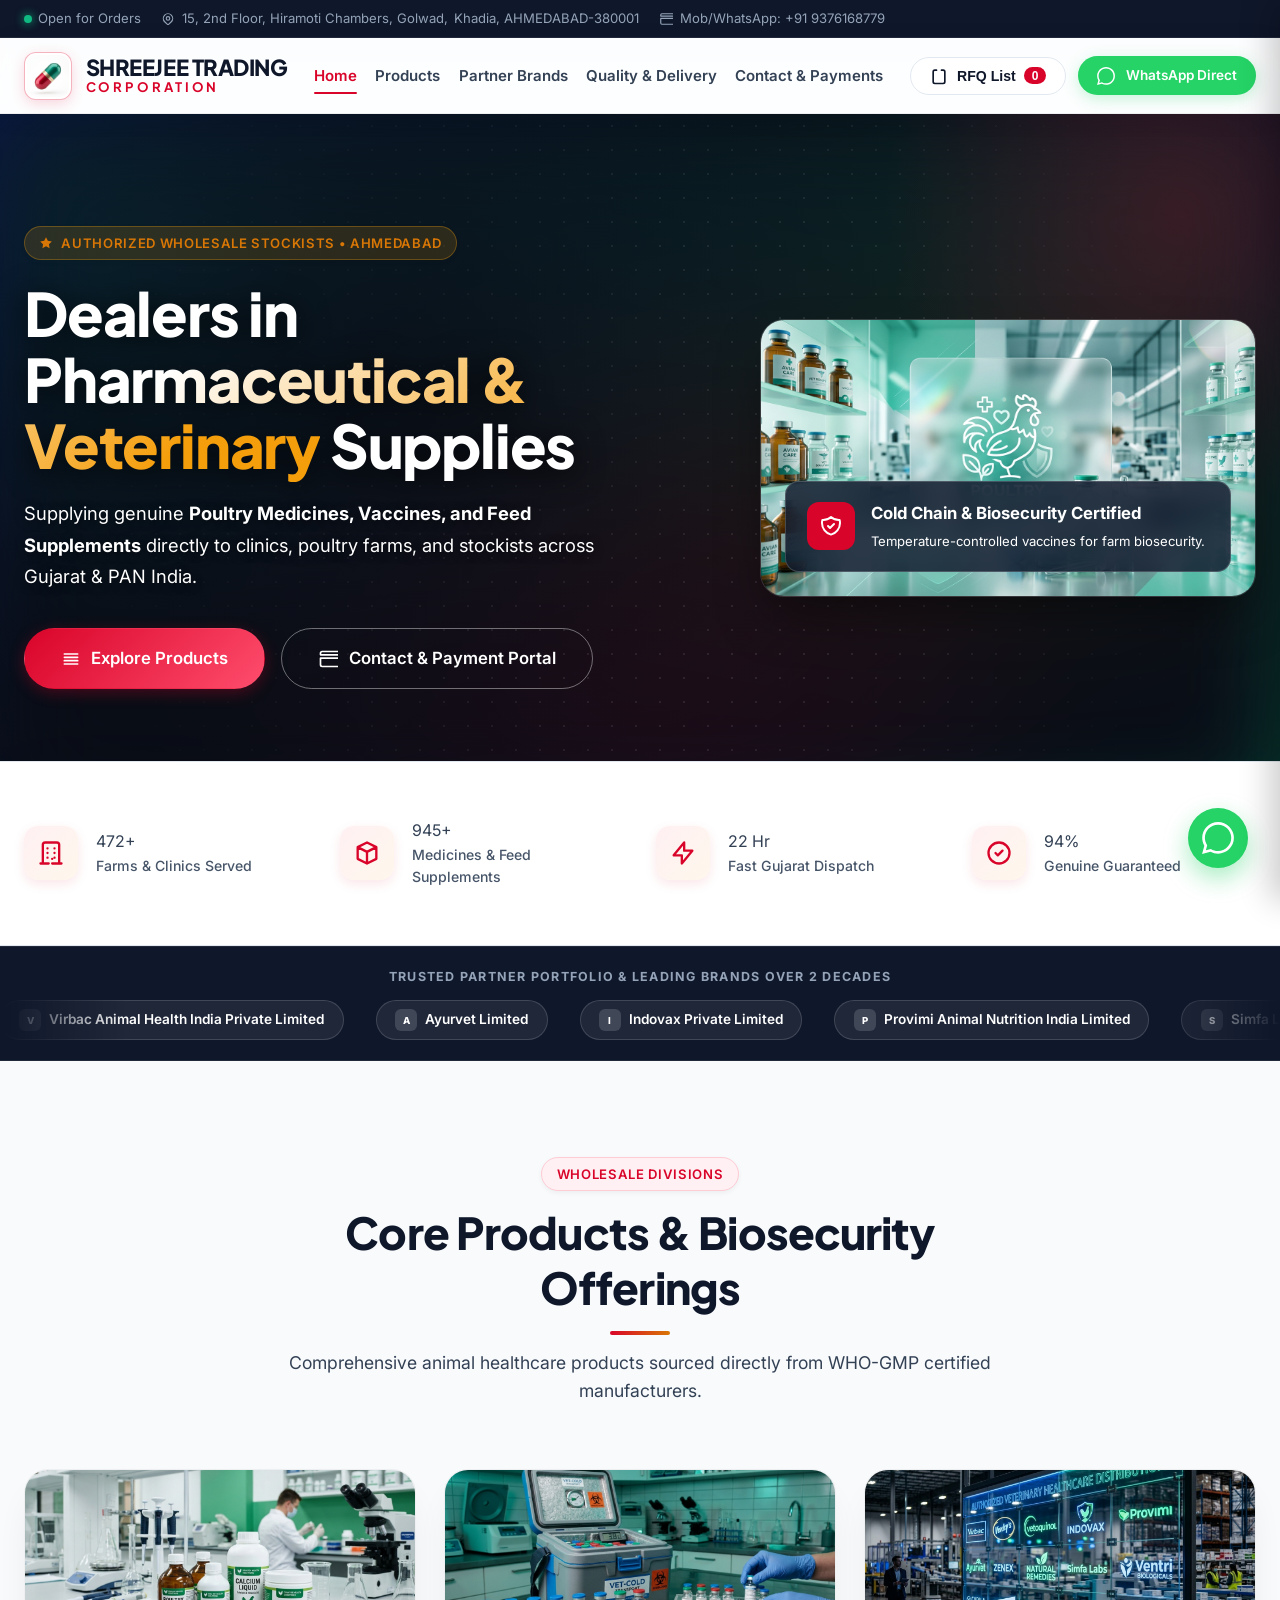
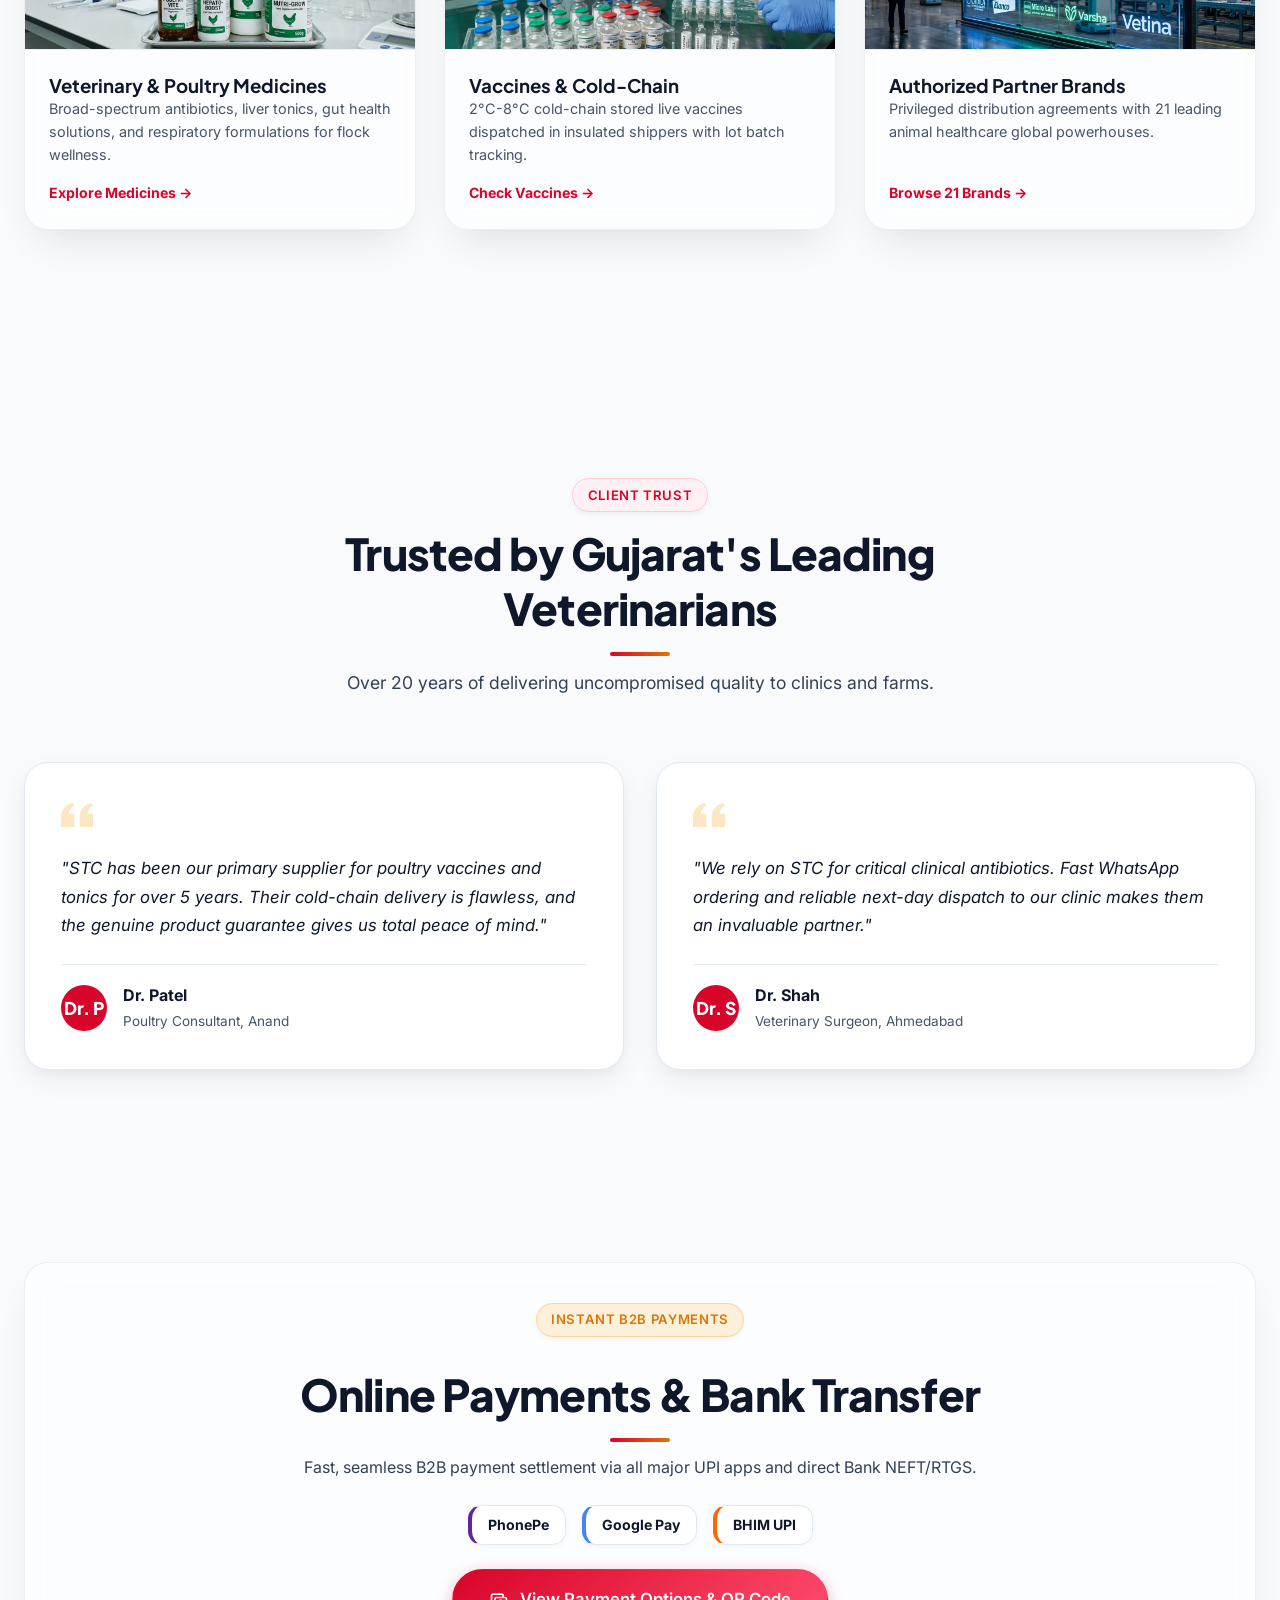
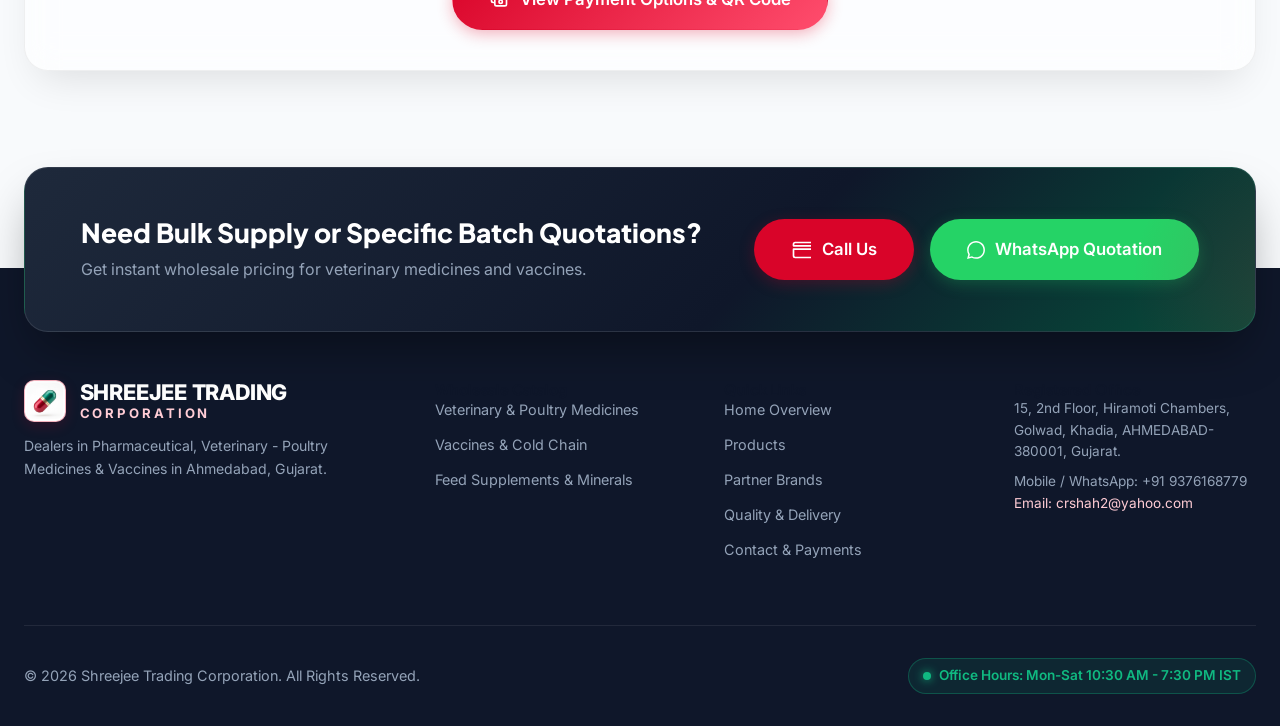
<file: index.html>
<!DOCTYPE html>
<html lang="en">
<head>
  <meta charset="UTF-8">
  <meta name="viewport" content="width=device-width, initial-scale=1.0">
  <title>Shreejee Trading Corporation | Veterinary & Poultry Medicine Wholesale Dealers Ahmedabad</title>
  <meta name="description" content="Shreejee Trading Corporation (STC). Authorized wholesale dealers in Veterinary Pharmaceuticals, Poultry Medicines & Vaccines in Khadia, Ahmedabad-380001. Mob: +91 9376168779.">
  <meta name="keywords" content="Shreejee Trading Corporation, STC Ahmedabad, Veterinary Poultry Medicines, Vaccines, Hiramoti Chambers Khadia Ahmedabad, crshah2@yahoo.com">
  
  <link rel="icon" type="image/jpeg" href="assets/stc_logo.jpg?v=20260808">
  <link rel="preconnect" href="https://fonts.googleapis.com">
  <link rel="preconnect" href="https://fonts.gstatic.com" crossorigin>
  <link href="https://fonts.googleapis.com/css2?family=Inter:wght@400;500;600;700;800&family=Plus+Jakarta+Sans:wght@400;500;600;700;800&display=swap" rel="stylesheet">
  <link rel="stylesheet" href="styles.css?v=20260906k">
</head>
<body>
  <!-- Skip to Main Content Link -->
  <a href="#main" class="skip-link">Skip to main content</a>

  <!-- Top Announcement Bar -->
  <div class="top-bar">
    <div class="container">
      <div class="top-bar-info">
        <span class="top-bar-item">
          <span class="status-dot-pulse"></span>
          Open for Orders
        </span>
        <span class="top-bar-item">
          <svg width="14" height="14" fill="none" stroke="currentColor" viewBox="0 0 24 24"><path stroke-linecap="round" stroke-linejoin="round" stroke-width="2" d="M17.657 16.657L13.414 20.9a1.998 1.998 0 01-2.827 0l-4.244-4.243a8 8 0 1111.314 0z"/><path stroke-linecap="round" stroke-linejoin="round" stroke-width="2" d="M15 11a3 3 0 11-6 0 3 3 0 016 0z"/></svg>
          <span class="top-bar-desktop-only">15, 2nd Floor, Hiramoti Chambers, Golwad, </span>Khadia, AHMEDABAD-380001
        </span>
        <span class="top-bar-item">
          <svg width="14" height="14" fill="none" stroke="currentColor" viewBox="0 0 24 24"><path stroke-linecap="round" stroke-linejoin="round" stroke-width="2" d="M3 5a2 2 0 012-2h32a2 2 0 012 2v2H3V5zm0 6h32v8a2 2 0 01-2 2H5a2 2 0 01-2-2v-8z"/></svg>
          Mob/WhatsApp: +91 9376168779
        </span>
      </div>
    </div>
  </div>

  <!-- Header & Navigation Bar -->
  <nav class="navbar">
    <div class="container">
      <a href="index.html" class="logo">
        <img src="assets/stc_logo.jpg?v=20260808" alt="Shreejee Trading Corporation Logo" class="stc-logo-img" width="48" height="48">
        <div class="logo-text">
          <span class="logo-title-top">SHREEJEE TRADING</span>
          <span class="logo-title-sub">Corporation</span>
        </div>
      </a>

      <button class="mobile-menu-btn" aria-label="Toggle navigation menu" aria-expanded="false" onclick="document.querySelector('.nav-menu').classList.toggle('active')">
        <svg width="24" height="24" fill="none" stroke="currentColor" viewBox="0 0 24 24">
          <path stroke-linecap="round" stroke-linejoin="round" stroke-width="2" d="M4 6h16M4 12h16M4 18h16"/>
        </svg>
      </button>
      <ul class="nav-menu">
        <li><a href="index.html" class="nav-link active">Home</a></li>
        <li><a href="products.html" class="nav-link">Products</a></li>
        <li><a href="partners.html" class="nav-link">Partner Brands</a></li>
        <li><a href="quality.html" class="nav-link">Quality & Delivery</a></li>
        <li><a href="contact.html" class="nav-link">Contact & Payments</a></li>
      </ul>

      <div class="nav-actions">
        <!-- Quote Basket Trigger Button -->
        <button class="quote-trigger" onclick="toggleQuoteDrawer(true)" aria-label="Open Wholesale Quote List">
          <svg width="20" height="20" fill="none" stroke="currentColor" viewBox="0 0 24 24" aria-hidden="true">
            <path stroke-linecap="round" stroke-linejoin="round" stroke-width="2" d="M9 5H7a2 2 0 00-2 2v12a2 2 0 002 2h10a2 2 0 002-2V7a2 2 0 00-2-2h-2M9 5a2 2 0 022-2h2a2 2 0 012 2"/>
          </svg>
          RFQ List
          <span class="quote-badge" id="quoteBadgeCount">0</span>
        </button>

        <a href="https://wa.me/919376168779?text=Hello,%20I%20would%20like%20to%20inquire%20about%20veterinary/poultry%20medicines." target="_blank" class="btn btn-whatsapp btn-sm" style="white-space: nowrap; flex-shrink: 0;" aria-label="Message STC on WhatsApp">
          <svg width="18" height="18" fill="currentColor" viewBox="0 0 24 24" aria-hidden="true"><path d="M.057 24l1.687-6.163c-1.041-1.804-1.588-3.849-1.587-5.946.003-6.556 5.338-11.891 11.893-11.891 3.181.001 6.167 1.24 8.413 3.488 2.245 2.248 3.481 5.236 3.48 8.414-.003 6.557-5.338 11.892-11.893 11.892-1.99-.001-3.951-.5-5.688-1.448l-6.305 1.654zm6.597-3.807c1.676.995 3.276 1.591 5.392 1.592 5.448 0 9.886-4.434 9.889-9.885.002-5.462-4.415-9.89-9.881-9.892-5.452 0-9.887 4.434-9.889 9.884-.001 2.225.651 3.891 1.746 5.634l-.999 3.648 3.742-.981z"/></svg>
          <span class="nav-wa-full">WhatsApp Direct</span>
          <span class="nav-wa-short" style="display: none;">WhatsApp</span>
        </a>
      </div>
    </div>
  </nav>

  <!-- Main Content Landmark -->
  <main id="main">

  <!-- Hero Section -->
  <section class="hero" id="home">
    <div class="hero-mesh-bg"></div>
    <div class="hero-dot-grid"></div>
    <div class="hero-bg-glow"></div>
    <div class="container">
      <div class="hero-grid">
        <div class="hero-content">
          <div>
            <span class="badge badge-amber">
              <svg width="14" height="14" fill="currentColor" viewBox="0 0 24 24"><path d="M12 2l3.09 6.26L22 9.27l-5 4.87 1.18 6.88L12 17.77l-6.18 3.25L7 14.14 2 9.27l6.91-1.01L12 2z"/></svg>
              Authorized Wholesale Stockists • Ahmedabad
            </span>
          </div>
          <h1 class="hero-title">
            Dealers in <span class="text-gradient-gold">Pharmaceutical & Veterinary</span> Supplies
          </h1>
          <p class="hero-subtitle">
            Supplying genuine <strong>Poultry Medicines, Vaccines, and Feed Supplements</strong> directly to clinics, poultry farms, and stockists across Gujarat & PAN India.
          </p>

          <div class="hero-ctas">
            <a href="products.html" class="btn btn-accent btn-lg">
              <svg width="20" height="20" fill="none" stroke="currentColor" viewBox="0 0 24 24"><path stroke-linecap="round" stroke-linejoin="round" stroke-width="2" d="M4 6h16M4 10h16M4 14h16M4 18h16"/></svg>
              Explore Products
            </a>
            <a href="contact.html" class="btn btn-outline btn-lg" style="color: white; border-color: rgba(255,255,255,0.4);">
              <svg width="20" height="20" fill="none" stroke="currentColor" viewBox="0 0 24 24"><path stroke-linecap="round" stroke-linejoin="round" stroke-width="2" d="M3 5a2 2 0 012-2h32a2 2 0 012 2v2H3V5zm0 6h32v8a2 2 0 01-2 2H5a2 2 0 01-2-2v-8z"/></svg>
              Contact & Payment Portal
            </a>
          </div>
        </div>

        <div class="hero-image-card">
          <img src="assets/hero_banner.jpg" alt="Shreejee Trading Corporation STC Veterinary Supplies" fetchpriority="high" width="600" height="400">
          <div class="hero-glass-overlay">
            <div class="overlay-icon">
              <svg width="24" height="24" fill="none" stroke="currentColor" viewBox="0 0 24 24"><path stroke-linecap="round" stroke-linejoin="round" stroke-width="2" d="M9 12l2 2 4-4m5.618-4.016A11.955 11.955 0 0112 2.944a11.955 11.955 0 01-8.618 3.04A12.02 12.02 0 003 9c0 5.591 3.824 10.29 9 11.622 5.176-1.332 9-6.03 9-11.622 0-1.042-.133-2.052-.382-3.016z"/></svg>
            </div>
            <div class="overlay-text">
              <span class="overlay-title" style="display: block; font-weight: 700; font-size: 1.05rem; margin-bottom: 0.25rem;">Cold Chain & Biosecurity Certified</span>
              <p>Temperature-controlled vaccines for farm biosecurity.</p>
            </div>
          </div>
        </div>
      </div>
    </div>
  </section>

  <!-- Live Statistics Banner -->
  <div class="stats-banner">
    <div class="container">
      <div class="stats-card animate-reveal">
        <div class="stat-item">
          <div class="stat-icon">
            <svg width="28" height="28" fill="none" stroke="currentColor" viewBox="0 0 24 24"><path stroke-linecap="round" stroke-linejoin="round" stroke-width="2" d="M19 21V5a2 2 0 00-2-2H7a2 2 0 00-2 2v16m14 0h2m-2 0h-5m-9 0H3m2 0h5m3 0h1m-1-4h.01M9 16h.01M9 12h.01M9 8h.01M15 16h.01M15 12h.01M15 8h.01"/></svg>
          </div>
          <div class="stat-info">
            <span class="stat-number" data-target="500" data-suffix="+">500+</span>
            <p>Farms & Clinics Served</p>
          </div>
        </div>

        <div class="stat-item">
          <div class="stat-icon">
            <svg width="28" height="28" fill="none" stroke="currentColor" viewBox="0 0 24 24"><path stroke-linecap="round" stroke-linejoin="round" stroke-width="2" d="M20 7l-8-4-8 4m16 0l-8 4m8-4v10l-8 4m0-10L4 7m8 4v10M4 7v10l8 4"/></svg>
          </div>
          <div class="stat-info">
            <span class="stat-number" data-target="1000" data-suffix="+">1,000+</span>
            <p>Medicines & Feed Supplements</p>
          </div>
        </div>

        <div class="stat-item">
          <div class="stat-icon">
            <svg width="28" height="28" fill="none" stroke="currentColor" viewBox="0 0 24 24"><path stroke-linecap="round" stroke-linejoin="round" stroke-width="2" d="M13 10V3L4 14h7v7l9-11h-7z"/></svg>
          </div>
          <div class="stat-info">
            <span class="stat-number" data-target="24" data-suffix=" Hr">24 Hr</span>
            <p>Fast Gujarat Dispatch</p>
          </div>
        </div>

        <div class="stat-item">
          <div class="stat-icon">
            <svg width="28" height="28" fill="none" stroke="currentColor" viewBox="0 0 24 24"><path stroke-linecap="round" stroke-linejoin="round" stroke-width="2" d="M9 12l2 2 4-4m6 2a9 9 0 11-18 0 9 9 0 0118 0z"/></svg>
          </div>
          <div class="stat-info">
            <span class="stat-number" data-target="100" data-suffix="%">100%</span>
            <p>Genuine Guaranteed</p>
          </div>
        </div>
      </div>
    </div>
  </div>

  <!-- 21 Partner Brands Scrolling Marquee Bar -->
  <div class="brand-marquee-section">
    <div class="brand-marquee-title">Trusted Partner Portfolio & Leading Brands Over 2 Decades</div>
    <div class="marquee-container">
      <div class="marquee-track" id="marqueeTrack1"></div>
      <div class="marquee-track" id="marqueeTrack2"></div>
    </div>
  </div>

  <!-- Core Wholesale Offerings Overview -->
  <section class="section">
    <div class="container">
      <div class="section-header">
        <span class="badge badge-primary">Wholesale Divisions</span>
        <h2 class="section-title">Core Products & Biosecurity Offerings</h2>
        <p class="section-desc">Comprehensive animal healthcare products sourced directly from WHO-GMP certified manufacturers.</p>
      </div>

      <div class="badge-grid animate-reveal">
        <div class="category-card animate-reveal delay-1">
          <img src="assets/poultry_supplements.jpg" alt="Veterinary & Poultry Medicines" loading="lazy">
          <div class="category-card-content">
            <h3>Veterinary & Poultry Medicines</h3>
            <p>Broad-spectrum antibiotics, liver tonics, gut health solutions, and respiratory formulations for flock wellness.</p>
            <a href="products.html" style="color: var(--stc-red); font-weight: 700; font-size: 0.88rem; display: inline-block; margin-top: auto;">Explore Medicines &rarr;</a>
          </div>
        </div>

        <div class="category-card animate-reveal delay-3">
          <img src="assets/vet_vaccines.jpg" alt="Vaccines & Cold-Chain" loading="lazy">
          <div class="category-card-content">
            <h3>Vaccines & Cold-Chain</h3>
            <p>2°C-8°C cold-chain stored live vaccines dispatched in insulated shippers with lot batch tracking.</p>
            <a href="products.html" style="color: var(--stc-red); font-weight: 700; font-size: 0.88rem; display: inline-block; margin-top: auto;">Check Vaccines &rarr;</a>
          </div>
        </div>

        <div class="category-card animate-reveal delay-4">
          <img src="assets/category-brands.jpg?v=20260906" alt="Authorized Partner Brands" loading="lazy">
          <div class="category-card-content">
            <h3>Authorized Partner Brands</h3>
            <p>Privileged distribution agreements with 21 leading animal healthcare global powerhouses.</p>
            <a href="partners.html" style="color: var(--stc-red); font-weight: 700; font-size: 0.88rem; display: inline-block; margin-top: auto;">Browse 21 Brands &rarr;</a>
          </div>
        </div>
      </div>
    </div>
  </section>

  <!-- Veterinary Testimonials -->
  <section class="section">
    <div class="container">
      <div class="section-header">
        <span class="badge badge-primary">Client Trust</span>
        <h2 class="section-title">Trusted by Gujarat's Leading Veterinarians</h2>
        <p class="section-desc">Over 20 years of delivering uncompromised quality to clinics and farms.</p>
      </div>

      <div class="testimonial-grid animate-reveal">
        <div class="testimonial-card">
          <div class="testimonial-content">
            <svg class="quote-icon" width="32" height="32" fill="currentColor" viewBox="0 0 24 24"><path d="M14.017 21v-7.391c0-5.704 3.731-9.57 8.983-10.609l.995 2.151c-2.432.917-3.995 3.638-3.995 5.849h4v10h-9.983zm-14.017 0v-7.391c0-5.704 3.748-9.57 9-10.609l.996 2.151c-2.433.917-3.996 3.638-3.996 5.849h3.983v10h-9.983z"/></svg>
            <p>"STC has been our primary supplier for poultry vaccines and tonics for over 5 years. Their cold-chain delivery is flawless, and the genuine product guarantee gives us total peace of mind."</p>
          </div>
          <div class="testimonial-author">
            <div class="author-avatar">Dr. P</div>
            <div>
              <div class="author-name">Dr. Patel</div>
              <div class="author-role">Poultry Consultant, Anand</div>
            </div>
          </div>
        </div>

        <div class="testimonial-card">
          <div class="testimonial-content">
            <svg class="quote-icon" width="32" height="32" fill="currentColor" viewBox="0 0 24 24"><path d="M14.017 21v-7.391c0-5.704 3.731-9.57 8.983-10.609l.995 2.151c-2.432.917-3.995 3.638-3.995 5.849h4v10h-9.983zm-14.017 0v-7.391c0-5.704 3.748-9.57 9-10.609l.996 2.151c-2.433.917-3.996 3.638-3.996 5.849h3.983v10h-9.983z"/></svg>
            <p>"We rely on STC for critical clinical antibiotics. Fast WhatsApp ordering and reliable next-day dispatch to our clinic makes them an invaluable partner."</p>
          </div>
          <div class="testimonial-author">
            <div class="author-avatar">Dr. S</div>
            <div>
              <div class="author-name">Dr. Shah</div>
              <div class="author-role">Veterinary Surgeon, Ahmedabad</div>
            </div>
          </div>
        </div>
      </div>
    </div>
  </section>

  <!-- Instant Online B2B Payment Preview -->
  <section class="section bg-section-alt border-y">
    <div class="container">
      <div class="payment-card align-center text-center max-w-850 mx-auto">
        <span class="badge badge-amber mb-3">Instant B2B Payments</span>
        <h2 class="section-title mb-2">Online Payments & Bank Transfer</h2>
        <p class="text-body mb-4">Fast, seamless B2B payment settlement via all major UPI apps and direct Bank NEFT/RTGS.</p>

        <div class="flex-center gap-1 flex-wrap mb-4">
          <span class="upi-app-badge upi-badge-phonepe">PhonePe</span>
          <span class="upi-app-badge upi-badge-gpay">Google Pay</span>
          <span class="upi-app-badge upi-badge-bhim">BHIM UPI</span>
        </div>

        <a href="contact.html#payment" class="btn btn-accent btn-lg">
          <svg width="20" height="20" fill="none" stroke="currentColor" viewBox="0 0 24 24"><path stroke-linecap="round" stroke-linejoin="round" stroke-width="2" d="M17 9V7a2 2 0 00-2-2H5a2 2 0 00-2 2v6a2 2 0 002 2h2m2 4h10a2 2 0 002-2v-6a2 2 0 00-2-2H9a2 2 0 00-2 2v6a2 2 0 002 2zm7-5a2 2 0 11-4 0 2 2 0 014 0z"/></svg>
          View Payment Options & QR Code
        </a>
      </div>
    </div>
  </section>

  <!-- Pre-Footer CTA -->
  <div class="prefooter-cta">
    <div class="container">
      <div class="prefooter-cta-inner">
        <div class="prefooter-cta-text">
          <h3>Need Bulk Supply or Specific Batch Quotations?</h3>
          <p>Get instant wholesale pricing for veterinary medicines and vaccines.</p>
        </div>
        <div class="prefooter-cta-actions">
          <a href="tel:+919376168779" class="btn btn-primary btn-lg white-space-nowrap">
            <svg width="20" height="20" fill="none" stroke="currentColor" viewBox="0 0 24 24"><path stroke-linecap="round" stroke-linejoin="round" stroke-width="2" d="M3 5a2 2 0 012-2h32a2 2 0 012 2v2H3V5zm0 6h32v8a2 2 0 01-2 2H5a2 2 0 01-2-2v-8z"/></svg>
            Call Us
          </a>
          <a href="https://wa.me/919376168779?text=Hello,%20I%20need%20a%20bulk%20quotation%20for%20veterinary%20medicines%20and%20vaccines." target="_blank" class="btn btn-whatsapp btn-lg white-space-nowrap">
            <svg width="18" height="18" fill="currentColor" viewBox="0 0 24 24"><path d="M.057 24l1.687-6.163c-1.041-1.804-1.588-3.849-1.587-5.946.003-6.556 5.338-11.891 11.893-11.891 3.181.001 6.167 1.24 8.413 3.488 2.245 2.248 3.481 5.236 3.48 8.414-.003 6.557-5.338 11.892-11.893 11.892-1.99-.001-3.951-.5-5.688-1.448l-6.305 1.654zm6.597-3.807c1.676.995 3.276 1.591 5.392 1.592 5.448 0 9.886-4.434 9.889-9.885.002-5.462-4.415-9.89-9.881-9.892-5.452 0-9.887 4.434-9.889 9.884-.001 2.225.651 3.891 1.746 5.634l-.999 3.648 3.742-.981z"/></svg>
            WhatsApp Quotation
          </a>
        </div>
      </div>
    </div>
  </div>

  </main>

  <!-- Footer -->
  <footer class="footer" style="padding-top: 7rem;">
    <div class="container">
      <div class="footer-grid">
        <div>
          <div class="footer-logo-wrap">
            <img src="assets/stc_logo.jpg?v=20260808" alt="STC Company Logo" class="stc-logo-img stc-logo-img--footer" width="42" height="42">
            <div>
              <div style="color: #FFFFFF; font-size: 1.35rem; font-weight: 800; letter-spacing: -0.01em; text-transform: uppercase; line-height: 1.05;">SHREEJEE TRADING</div>
              <div style="color: #ffccd5; font-size: 0.82rem; font-weight: 700; letter-spacing: 0.22em; text-transform: uppercase; line-height: 1.1; margin-top: 0.15rem;">Corporation</div>
            </div>
          </div>
          <p style="color: var(--slate-400); font-size: 0.88rem; line-height: 1.6;">
            Dealers in Pharmaceutical, Veterinary - Poultry Medicines & Vaccines in Ahmedabad, Gujarat.
          </p>
        </div>

        <div>
          <h4>Wholesale Catalog</h4>
          <ul class="footer-links">

            <li><a href="products.html">Veterinary & Poultry Medicines</a></li>
            <li><a href="products.html">Vaccines & Cold Chain</a></li>
            <li><a href="products.html">Feed Supplements & Minerals</a></li>
          </ul>
        </div>

        <div>
          <h4>Quick Links</h4>
          <ul class="footer-links">
            <li><a href="index.html">Home Overview</a></li>
            <li><a href="products.html">Products</a></li>
            <li><a href="partners.html">Partner Brands</a></li>
            <li><a href="quality.html">Quality & Delivery</a></li>
            <li><a href="contact.html">Contact & Payments</a></li>
          </ul>
        </div>

        <div>
          <h4>Registered Office</h4>
          <p style="font-size: 0.85rem; color: var(--slate-400); margin-bottom: 0.5rem;">
            15, 2nd Floor, Hiramoti Chambers, Golwad, Khadia, AHMEDABAD-380001, Gujarat.
          </p>
          <p style="font-size: 0.85rem; color: var(--slate-300);">Mobile / WhatsApp: +91 9376168779</p>
          <p style="font-size: 0.85rem; color: var(--stc-red-light);">Email: crshah2@yahoo.com</p>
        </div>
      </div>

      <div class="footer-bottom">
        <p>&copy; 2026 Shreejee Trading Corporation. All Rights Reserved.</p>
        <span class="footer-status-badge">
          <span class="status-dot-pulse"></span>
          Office Hours: Mon-Sat 10:30 AM - 7:30 PM IST
        </span>
        
      </div>
    </div>
  </footer>

  <!-- Back to Top Button -->
  <button class="back-to-top" id="backToTop" onclick="window.scrollTo({top:0,behavior:'smooth'})" title="Back to Top">
    <svg width="20" height="20" fill="none" stroke="currentColor" viewBox="0 0 24 24"><path stroke-linecap="round" stroke-linejoin="round" stroke-width="2" d="M5 15l7-7 7 7"/></svg>
  </button>

  <!-- Quote Side Drawer -->
  <div class="drawer-overlay" id="drawerOverlay" onclick="toggleQuoteDrawer(false)"></div>
  <div class="drawer" id="quoteDrawer" role="dialog" aria-modal="true" aria-labelledby="quoteDrawerTitle" aria-hidden="true">
    <div class="drawer-header">
      <h3 id="quoteDrawerTitle">Inquiry Quote List</h3>
      <button class="drawer-close-btn" onclick="toggleQuoteDrawer(false)" aria-label="Close quote drawer">&times;</button>
    </div>
    <div class="drawer-body" id="drawerQuoteList">
      <!-- Added quote items rendered here -->
    </div>
    <div class="drawer-footer">
      <button class="btn btn-whatsapp btn-lg" style="width: 100%;" onclick="sendWhatsAppRFQ()">
        <svg width="20" height="20" fill="currentColor" viewBox="0 0 24 24"><path d="M.057 24l1.687-6.163c-1.041-1.804-1.588-3.849-1.587-5.946.003-6.556 5.338-11.891 11.893-11.891 3.181.001 6.167 1.24 8.413 3.488 2.245 2.248 3.481 5.236 3.48 8.414-.003 6.557-5.338 11.892-11.893 11.892-1.99-.001-3.951-.5-5.688-1.448l-6.305 1.654zm6.597-3.807c1.676.995 3.276 1.591 5.392 1.592 5.448 0 9.886-4.434 9.889-9.885.002-5.462-4.415-9.89-9.881-9.892-5.452 0-9.887 4.434-9.889 9.884-.001 2.225.651 3.891 1.746 5.634l-.999 3.648 3.742-.981z"/></svg>
        Send Quote List via WhatsApp
      </button>
    </div>
  </div>

  <!-- Floating WhatsApp Widget -->
  <a href="https://wa.me/919376168779?text=Hello,%20I%20want%20to%20inquire%20about%20veterinary/poultry%20medicines." target="_blank" rel="noopener noreferrer" class="floating-whatsapp floating-whatsapp-pulse" aria-label="Direct WhatsApp Inquiry with Chetan Shah" title="Direct WhatsApp Inquiry">
    <svg width="32" height="32" fill="currentColor" viewBox="0 0 24 24"><path d="M.057 24l1.687-6.163c-1.041-1.804-1.588-3.849-1.587-5.946.003-6.556 5.338-11.891 11.893-11.891 3.181.001 6.167 1.24 8.413 3.488 2.245 2.248 3.481 5.236 3.48 8.414-.003 6.557-5.338 11.892-11.893 11.892-1.99-.001-3.951-.5-5.688-1.448l-6.305 1.654zm6.597-3.807c1.676.995 3.276 1.591 5.392 1.592 5.448 0 9.886-4.434 9.889-9.885.002-5.462-4.415-9.89-9.881-9.892-5.452 0-9.887 4.434-9.889 9.884-.001 2.225.651 3.891 1.746 5.634l-.999 3.648 3.742-.981z"/></svg>
  </a>

  <!-- Technical Quick View Modal Container -->
  <div id="quickViewModalContainer"></div>

  <!-- JavaScript File -->
  <script src="app.js?v=20260906k"></script>
</body>
</html>
</file>
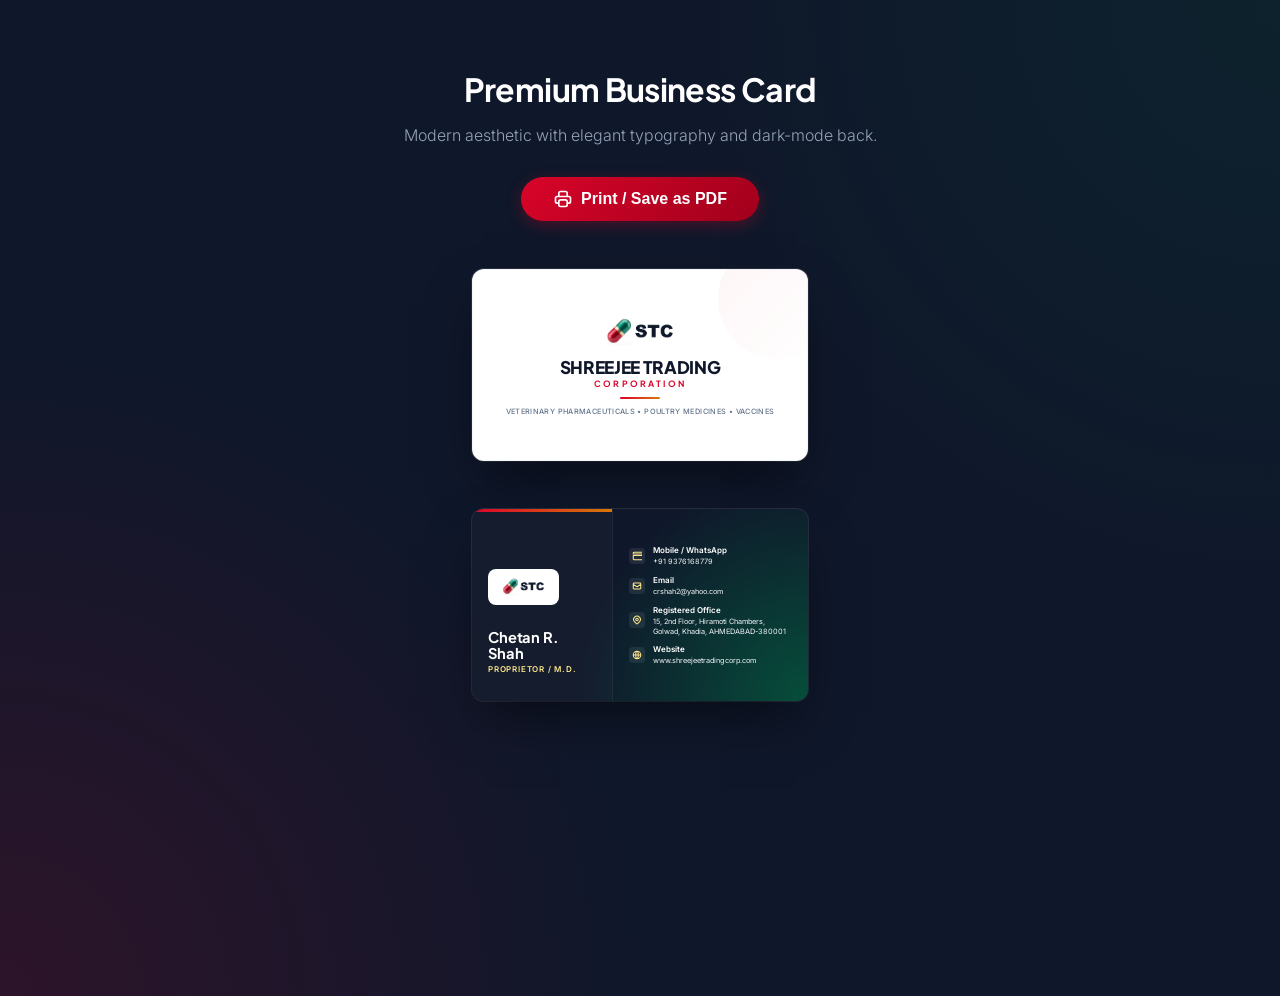
<file: business-card.html>
<!DOCTYPE html>
<html lang="en">
<head>
  <meta charset="UTF-8">
  <meta name="viewport" content="width=device-width, initial-scale=1.0">
  <title>Premium Business Card | Shreejee Trading Corporation</title>
  <link rel="preconnect" href="https://fonts.googleapis.com">
  <link rel="preconnect" href="https://fonts.gstatic.com" crossorigin>
  <link href="https://fonts.googleapis.com/css2?family=Inter:wght@300;400;500;600&family=Plus+Jakarta+Sans:wght@500;600;700;800&display=swap" rel="stylesheet">
  <style>
    :root {
      --stc-red: #d90429;
      --stc-red-dark: #a0001c;
      --primary-900: #0f172a;
      --primary-800: #1e293b;
      --primary-700: #064e3b;
      --gold: #D97706;
      --gold-light: #FDE68A;
      --slate-500: #64748b;
      --slate-400: #94a3b8;
      --slate-100: #f1f5f9;
      --slate-50: #f8fafc;
      
      --card-width: 3.5in;
      --card-height: 2in;
    }

    body {
      font-family: 'Inter', sans-serif;
      background-color: #0f172a;
      background-image: radial-gradient(circle at top right, rgba(6, 78, 59, 0.2), transparent 40%),
                        radial-gradient(circle at bottom left, rgba(217, 4, 41, 0.15), transparent 40%);
      display: flex;
      flex-direction: column;
      align-items: center;
      padding: 3rem 1rem;
      min-height: 100vh;
      margin: 0;
      color: white;
    }

    .controls {
      margin-bottom: 3rem;
      text-align: center;
      z-index: 10;
    }
    
    .controls h1 {
      font-family: 'Plus Jakarta Sans', sans-serif;
      color: white;
      margin-bottom: 0.5rem;
      font-weight: 700;
      letter-spacing: -0.02em;
    }
    
    .controls p {
      color: var(--slate-400);
      margin-bottom: 2rem;
      font-weight: 300;
    }

    .print-btn {
      background: linear-gradient(135deg, var(--stc-red), var(--stc-red-dark));
      color: white;
      border: none;
      padding: 0.75rem 2rem;
      border-radius: 99px;
      font-weight: 600;
      font-size: 1rem;
      cursor: pointer;
      display: inline-flex;
      align-items: center;
      gap: 0.5rem;
      transition: all 0.3s ease;
      box-shadow: 0 4px 15px rgba(217, 4, 41, 0.3);
    }

    .print-btn:hover {
      transform: translateY(-2px);
      box-shadow: 0 8px 25px rgba(217, 4, 41, 0.4);
    }

    /* Card Container */
    .card-container {
      display: flex;
      flex-direction: column;
      gap: 3rem;
      perspective: 1000px;
    }

    .card {
      width: var(--card-width);
      height: var(--card-height);
      position: relative;
      overflow: hidden;
      box-sizing: border-box;
      border-radius: 12px;
      box-shadow: 0 25px 50px -12px rgba(0, 0, 0, 0.5), 0 0 0 1px rgba(255,255,255,0.1);
      transition: transform 0.5s cubic-bezier(0.4, 0, 0.2, 1);
    }
    
    .card:hover {
      transform: translateY(-5px) rotateX(2deg) rotateY(-2deg);
    }

    /* FRONT OF CARD */
    .card-front {
      background: #ffffff;
      display: flex;
      flex-direction: column;
      justify-content: center;
      align-items: center;
      padding: 0;
      text-align: center;
    }

    /* Elegant border accent */
    .card-front::after {
      content: '';
      position: absolute;
      top: 0; left: 0; right: 0; bottom: 0;
      border: 1px solid rgba(0,0,0,0.04);
      border-radius: 12px;
      pointer-events: none;
    }

    .front-accent-shape {
      position: absolute;
      top: -30px;
      right: -30px;
      width: 120px;
      height: 120px;
      border-radius: 50%;
      background: linear-gradient(135deg, rgba(217,4,41,0.04), transparent);
      z-index: 0;
    }

    .front-content {
      position: relative;
      z-index: 1;
      display: flex;
      flex-direction: column;
      align-items: center;
      width: 100%;
      padding: 0 1.5rem;
    }

    .logo-container {
      display: flex;
      align-items: center;
      gap: 0.6rem;
      margin-bottom: 0.5rem;
    }

    .logo-img {
      width: 38px;
      height: 38px;
      object-fit: contain;
      filter: drop-shadow(0 4px 6px rgba(0,0,0,0.06));
    }

    .company-name {
      font-family: 'Plus Jakarta Sans', sans-serif;
      text-align: left;
    }

    .company-title-main {
      display: block;
      font-size: 13pt;
      font-weight: 800;
      color: var(--primary-900);
      line-height: 1;
      letter-spacing: -0.02em;
    }
    
    .company-title-sub {
      display: block;
      font-size: 6.5pt;
      font-weight: 700;
      color: var(--stc-red);
      text-transform: uppercase;
      letter-spacing: 0.25em;
      margin-top: 2px;
    }

    .front-divider {
      width: 40px;
      height: 2px;
      background: linear-gradient(90deg, var(--stc-red), var(--gold));
      margin: 0.5rem 0;
      border-radius: 2px;
    }

    .tagline {
      font-size: 5.5pt;
      color: var(--slate-500);
      font-weight: 500;
      line-height: 1.4;
      text-transform: uppercase;
      letter-spacing: 0.05em;
    }

    /* BACK OF CARD */
    .card-back {
      background: var(--primary-900);
      background-image: 
        radial-gradient(circle at 100% 100%, var(--primary-700) 0%, transparent 60%),
        linear-gradient(135deg, rgba(15, 23, 42, 0.95) 0%, rgba(15, 23, 42, 1) 100%);
      padding: 0;
      display: flex;
      color: white;
    }
    
    .back-left {
      width: 40%;
      height: 100%;
      padding: 1rem;
      display: flex;
      flex-direction: column;
      justify-content: center;
      align-items: flex-start;
      gap: 1.5rem;
      position: relative;
      background: rgba(255, 255, 255, 0.02);
      border-right: 1px solid rgba(255, 255, 255, 0.05);
    }
    
    .back-left::before {
      content: '';
      position: absolute;
      top: 0; left: 0; right: 0; height: 3px;
      background: linear-gradient(90deg, var(--stc-red), var(--gold));
    }

    .back-logo-wrap {
      background: white;
      padding: 4px;
      border-radius: 6px;
      display: inline-flex;
    }

    .back-logo {
      width: 24px;
      height: 24px;
      object-fit: contain;
    }

    .person-details {
      margin-top: 0;
    }

    .person-name {
      font-family: 'Plus Jakarta Sans', sans-serif;
      font-size: 11pt;
      font-weight: 700;
      margin: 0;
      line-height: 1.1;
      letter-spacing: -0.01em;
      color: white;
    }

    .person-title {
      font-size: 6pt;
      color: var(--gold-light);
      text-transform: uppercase;
      letter-spacing: 0.1em;
      margin-top: 3px;
      font-weight: 600;
    }
    
    .back-right {
      width: 60%;
      padding: 1rem;
      display: flex;
      flex-direction: column;
      justify-content: center;
      gap: 0.5rem; /* Adjusted gap to fit website */
      position: relative;
    }

    .contact-item {
      display: flex;
      align-items: center;
      gap: 0.5rem;
      position: relative;
      z-index: 2;
    }

    .contact-icon-wrap {
      width: 16px;
      height: 16px;
      border-radius: 4px;
      background: rgba(255,255,255,0.08);
      display: flex;
      align-items: center;
      justify-content: center;
      flex-shrink: 0;
    }

    .contact-icon {
      color: var(--gold-light);
    }

    .contact-text {
      font-size: 5.5pt;
      color: var(--slate-100);
      line-height: 1.3;
      font-weight: 400;
    }
    
    .contact-text strong {
      display: block;
      font-weight: 600;
      color: white;
      font-size: 6pt;
      margin-bottom: 2px;
    }

    /* Print Specific Styles */
    @media print {
      @page {
        size: letter;
        margin: 0.5in;
      }
      
      body {
        background: none;
        padding: 0;
        display: block;
      }

      .controls {
        display: none;
      }

      .card-container {
        display: block;
        perspective: none;
      }
      
      .card {
        box-shadow: none !important;
        border: 0.5px solid #e2e8f0;
        margin-bottom: 20px;
        width: var(--card-width) !important;
        height: var(--card-height) !important;
        border-radius: 0 !important;
        page-break-inside: avoid;
        transform: none !important;
        -webkit-print-color-adjust: exact;
        print-color-adjust: exact;
      }
    }
  </style>
</head>
<body>

  <div class="controls">
    <h1>Premium Business Card</h1>
    <p>Modern aesthetic with elegant typography and dark-mode back.</p>
    <button class="print-btn" onclick="window.print()">
      <svg width="20" height="20" fill="none" stroke="currentColor" viewBox="0 0 24 24">
        <path stroke-linecap="round" stroke-linejoin="round" stroke-width="2" d="M17 17h2a2 2 0 002-2v-4a2 2 0 00-2-2H5a2 2 0 00-2 2v4a2 2 0 002 2h2m2 4h6a2 2 0 002-2v-4a2 2 0 00-2-2H9a2 2 0 00-2 2v4a2 2 0 002 2zm8-12V5a2 2 0 00-2-2H9a2 2 0 00-2 2v4h10z"/>
      </svg>
      Print / Save as PDF
    </button>
  </div>

  <div class="card-container">
    <!-- Front of Card -->
    <div class="card card-front">
      <div class="front-accent-shape"></div>
      <div class="front-content">
        <div class="logo-container" style="display: flex; align-items: center; justify-content: center; margin-bottom: 0.5rem;">
          <img src="assets/stc_pill_stc_lockup.png" alt="STC Logo" style="height: 38px; width: auto; object-fit: contain;">
        </div>
        <div class="company-name" style="text-align: center;">
          <span class="company-title-main">SHREEJEE TRADING</span>
          <span class="company-title-sub">Corporation</span>
        </div>
        <div class="front-divider"></div>
        <div class="tagline">
          Veterinary Pharmaceuticals &bull; Poultry Medicines &bull; Vaccines
        </div>
      </div>
    </div>

    <!-- Back of Card -->
    <div class="card card-back">
      
      <div class="back-left">
        <div class="back-logo-wrap" style="padding: 6px 10px; border-radius: 8px; background: white;">
          <img src="assets/stc_pill_stc_lockup.png" alt="STC" style="height: 24px; width: auto; object-fit: contain;">
        </div>
        <div class="person-details">
          <h2 class="person-name">Chetan R. Shah</h2>
          <div class="person-title">Proprietor / M.D.</div>
        </div>
      </div>
      
      <div class="back-right">
        
        <div class="contact-item">
          <div class="contact-icon-wrap">
            <svg class="contact-icon" width="10" height="10" fill="none" stroke="currentColor" viewBox="0 0 24 24">
              <path stroke-linecap="round" stroke-linejoin="round" stroke-width="2.5" d="M3 5a2 2 0 012-2h32a2 2 0 012 2v2H3V5zm0 6h32v8a2 2 0 01-2 2H5a2 2 0 01-2-2v-8z"/>
            </svg>
          </div>
          <div class="contact-text">
            <strong>Mobile / WhatsApp</strong>
            +91 9376168779
          </div>
        </div>

        <div class="contact-item">
          <div class="contact-icon-wrap">
            <svg class="contact-icon" width="10" height="10" fill="none" stroke="currentColor" viewBox="0 0 24 24">
              <path stroke-linecap="round" stroke-linejoin="round" stroke-width="2.5" d="M3 8l7.89 5.26a2 2 0 002.22 0L21 8M5 19h14a2 2 0 002-2V7a2 2 0 00-2-2H5a2 2 0 00-2 2v10a2 2 0 002 2z"/>
            </svg>
          </div>
          <div class="contact-text">
            <strong>Email</strong>
            crshah2@yahoo.com
          </div>
        </div>

        <div class="contact-item">
          <div class="contact-icon-wrap">
            <svg class="contact-icon" width="10" height="10" fill="none" stroke="currentColor" viewBox="0 0 24 24">
              <path stroke-linecap="round" stroke-linejoin="round" stroke-width="2.5" d="M17.657 16.657L13.414 20.9a1.998 1.998 0 01-2.827 0l-4.244-4.243a8 8 0 1111.314 0z"/>
              <path stroke-linecap="round" stroke-linejoin="round" stroke-width="2.5" d="M15 11a3 3 0 11-6 0 3 3 0 016 0z"/>
            </svg>
          </div>
          <div class="contact-text">
            <strong>Registered Office</strong>
            15, 2nd Floor, Hiramoti Chambers,<br>Golwad, Khadia, AHMEDABAD-380001
          </div>
        </div>

        <div class="contact-item">
          <div class="contact-icon-wrap">
            <svg class="contact-icon" width="10" height="10" fill="none" stroke="currentColor" viewBox="0 0 24 24">
              <path stroke-linecap="round" stroke-linejoin="round" stroke-width="2.5" d="M21 12a9 9 0 01-9 9m9-9a9 9 0 00-9-9m9 9H3m9 9a9 9 0 01-9-9m9 9c1.657 0 3-4.03 3-9s-1.343-9-3-9m0 18c-1.657 0-3-4.03-3-9s1.343-9 3-9m-9 9a9 9 0 019-9"/>
            </svg>
          </div>
          <div class="contact-text">
            <strong>Website</strong>
            www.shreejeetradingcorp.com
          </div>
        </div>

      </div>
    </div>
  </div>

</body>
</html>
</file>
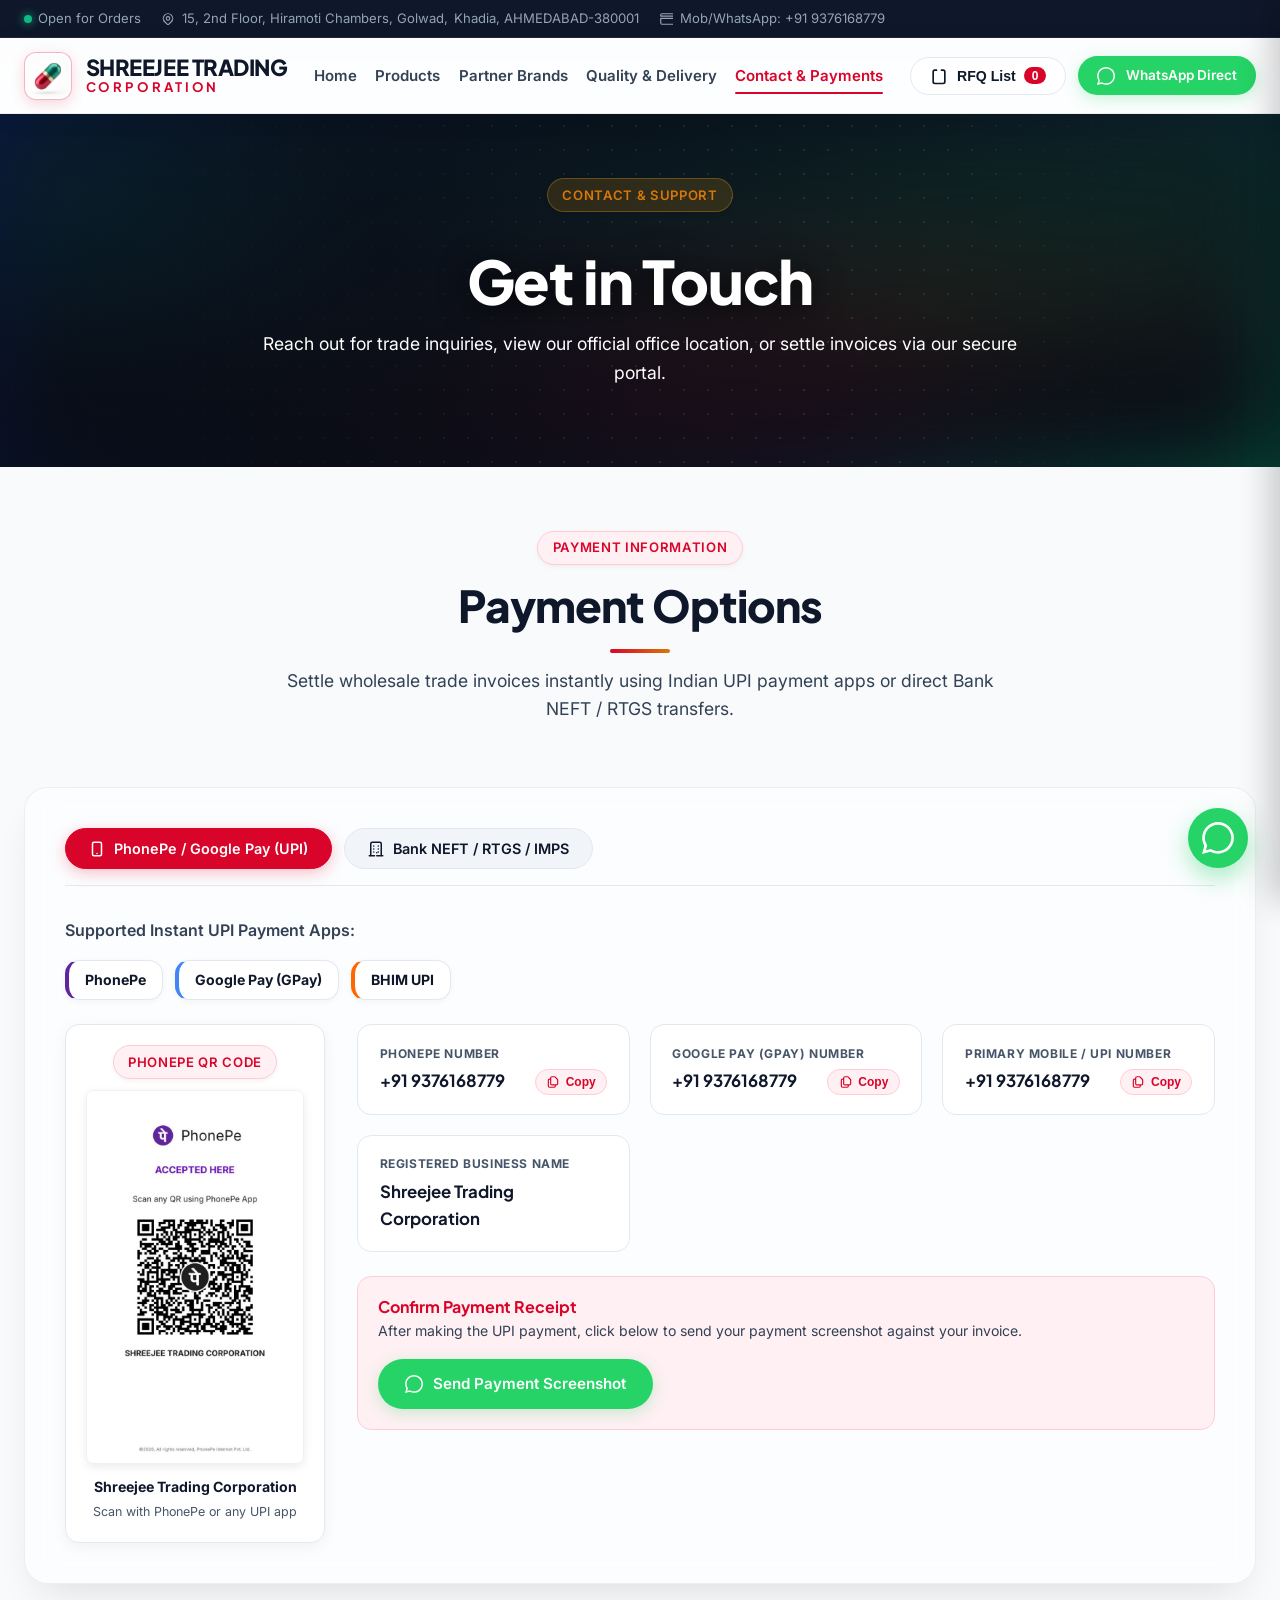
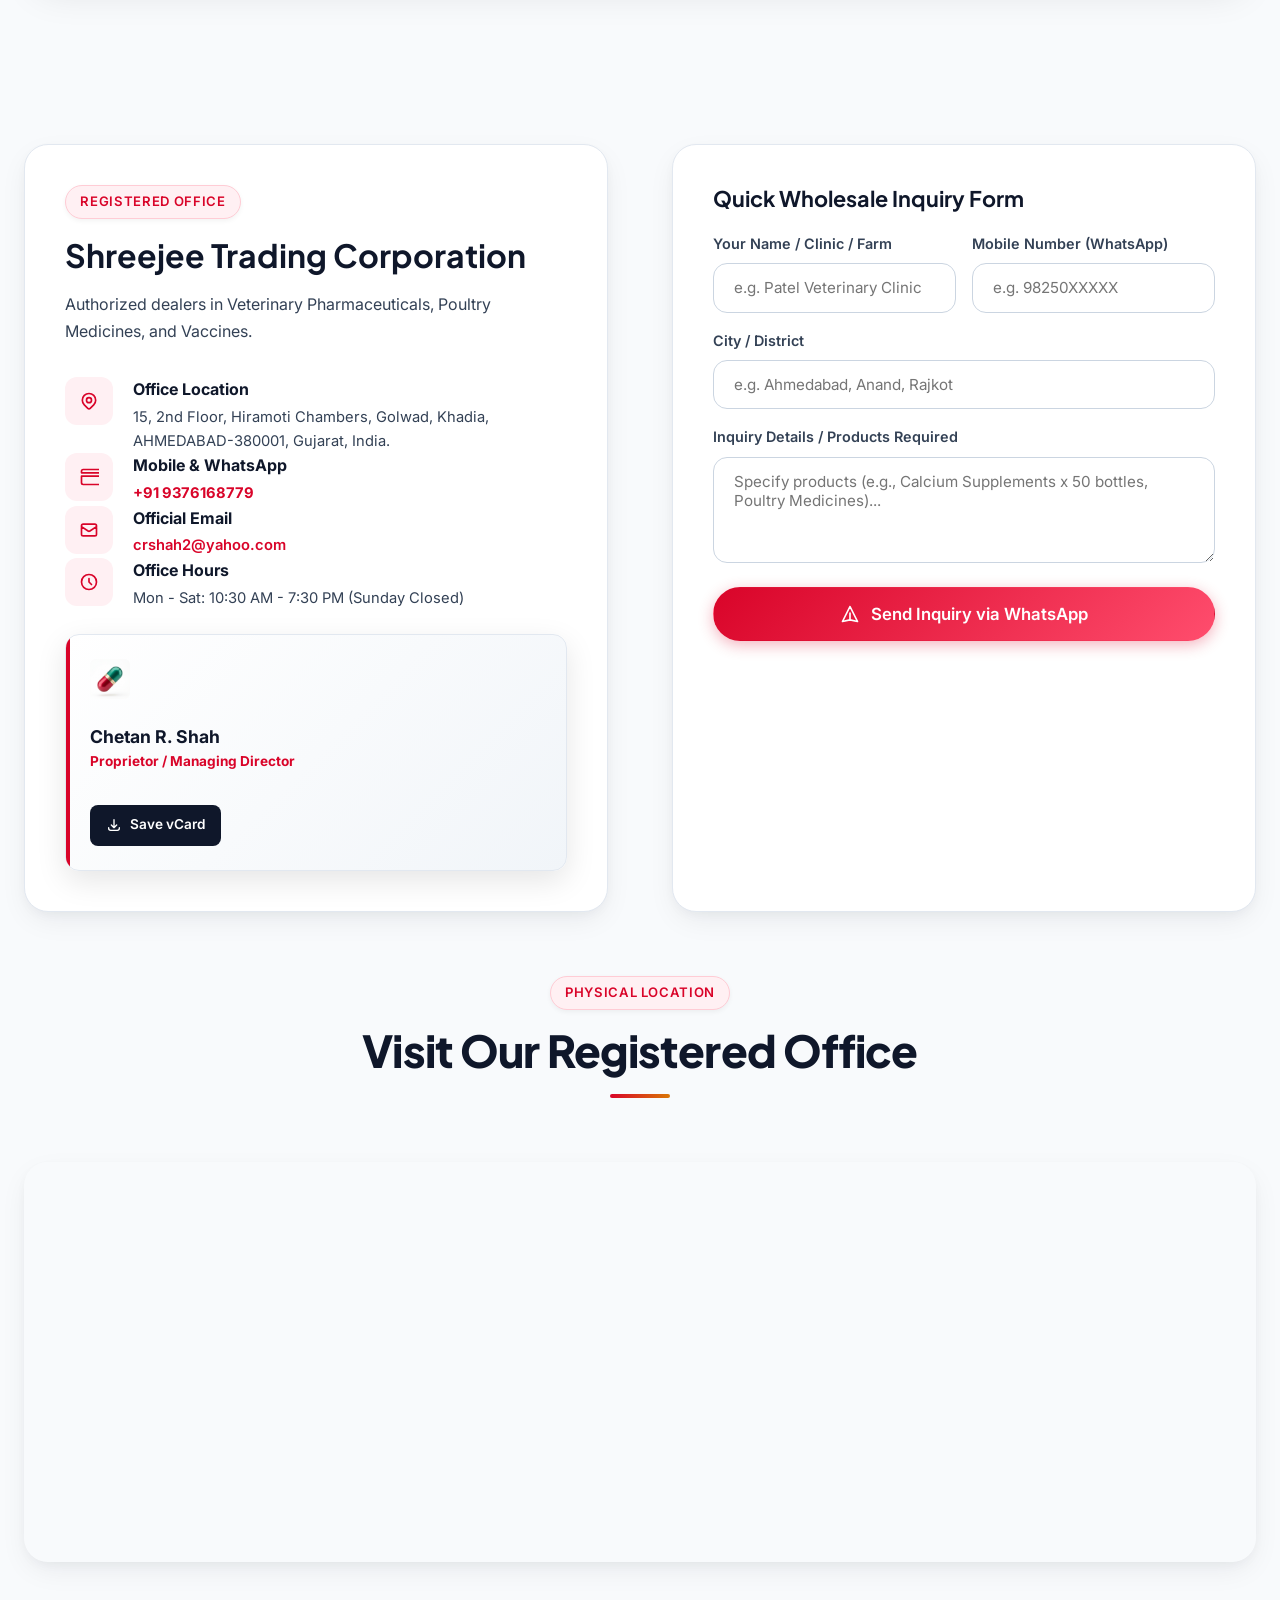
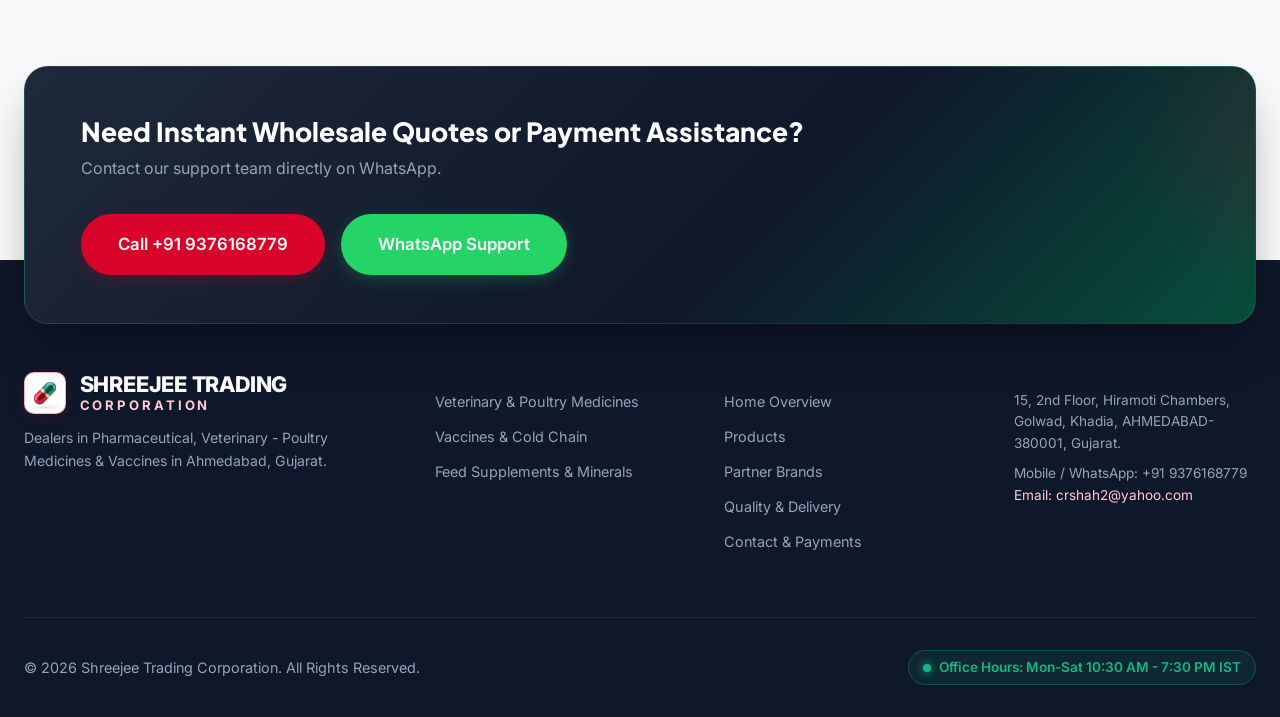
<file: contact.html>
<!DOCTYPE html>
<html lang="en">
<head>
  <meta charset="UTF-8">
  <meta name="viewport" content="width=device-width, initial-scale=1.0">
  <title>Contact Us & B2B Payments (Google Pay, PhonePe) | Shreejee Trading Corporation</title>
  <meta name="description" content="Contact Shreejee Trading Corporation in Ahmedabad. Online B2B wholesale payments via Google Pay, PhonePe, UPI & Bank NEFT/RTGS transfer.">
  <link rel="icon" type="image/jpeg" href="assets/stc_logo.jpg?v=20260808">
  <link rel="preconnect" href="https://fonts.googleapis.com">
  <link rel="preconnect" href="https://fonts.gstatic.com" crossorigin>
  <link href="https://fonts.googleapis.com/css2?family=Inter:wght@400;500;600;700;800&family=Plus+Jakarta+Sans:wght@400;500;600;700;800&display=swap" rel="stylesheet">
  <link rel="stylesheet" href="styles.css?v=20260906k">
</head>
<body>
  <!-- Skip to Main Content Link -->
  <a href="#main" class="skip-link">Skip to main content</a>

  <!-- Top Announcement Bar -->
  <div class="top-bar">
    <div class="container">
      <div class="top-bar-info">
        <span class="top-bar-item">
          <span class="status-dot-pulse"></span>
          Open for Orders
        </span>
        <span class="top-bar-item">
          <svg width="14" height="14" fill="none" stroke="currentColor" viewBox="0 0 24 24"><path stroke-linecap="round" stroke-linejoin="round" stroke-width="2" d="M17.657 16.657L13.414 20.9a1.998 1.998 0 01-2.827 0l-4.244-4.243a8 8 0 1111.314 0z"/><path stroke-linecap="round" stroke-linejoin="round" stroke-width="2" d="M15 11a3 3 0 11-6 0 3 3 0 016 0z"/></svg>
          <span class="top-bar-desktop-only">15, 2nd Floor, Hiramoti Chambers, Golwad, </span>Khadia, AHMEDABAD-380001
        </span>
        <span class="top-bar-item">
          <svg width="14" height="14" fill="none" stroke="currentColor" viewBox="0 0 24 24"><path stroke-linecap="round" stroke-linejoin="round" stroke-width="2" d="M3 5a2 2 0 012-2h32a2 2 0 012 2v2H3V5zm0 6h32v8a2 2 0 01-2 2H5a2 2 0 01-2-2v-8z"/></svg>
          Mob/WhatsApp: +91 9376168779
        </span>
      </div>
    </div>
  </div>

  <!-- Header & Navigation Bar -->
  <nav class="navbar">
    <div class="container">
      <a href="index.html" class="logo">
        <img src="assets/stc_logo.jpg?v=20260808" alt="Shreejee Trading Corporation Logo" class="stc-logo-img" width="48" height="48">
        <div class="logo-text">
          <span class="logo-title-top">SHREEJEE TRADING</span>
          <span class="logo-title-sub">Corporation</span>
        </div>
      </a>

      <button class="mobile-menu-btn" aria-label="Toggle navigation menu" aria-expanded="false" onclick="document.querySelector('.nav-menu').classList.toggle('active')">
        <svg width="24" height="24" fill="none" stroke="currentColor" viewBox="0 0 24 24">
          <path stroke-linecap="round" stroke-linejoin="round" stroke-width="2" d="M4 6h16M4 12h16M4 18h16"/>
        </svg>
      </button>
      <ul class="nav-menu">
        <li><a href="index.html" class="nav-link">Home</a></li>
        <li><a href="products.html" class="nav-link">Products</a></li>
        <li><a href="partners.html" class="nav-link">Partner Brands</a></li>
        <li><a href="quality.html" class="nav-link">Quality & Delivery</a></li>
        <li><a href="contact.html" class="nav-link active">Contact & Payments</a></li>
      </ul>

      <div class="nav-actions">
        <button class="quote-trigger" onclick="toggleQuoteDrawer(true)">
          <svg width="20" height="20" fill="none" stroke="currentColor" viewBox="0 0 24 24">
            <path stroke-linecap="round" stroke-linejoin="round" stroke-width="2" d="M9 5H7a2 2 0 00-2 2v12a2 2 0 002 2h10a2 2 0 002-2V7a2 2 0 00-2-2h-2M9 5a2 2 0 022-2h2a2 2 0 012 2"/>
          </svg>
          RFQ List
          <span class="quote-badge" id="quoteBadgeCount">0</span>
        </button>

        <a href="https://wa.me/919376168779?text=Hello,%20I%20want%20to%20send%20an%20inquiry." target="_blank" rel="noopener noreferrer" class="btn btn-whatsapp btn-sm" style="white-space: nowrap; flex-shrink: 0;">
          <svg width="18" height="18" fill="currentColor" viewBox="0 0 24 24"><path d="M.057 24l1.687-6.163c-1.041-1.804-1.588-3.849-1.587-5.946.003-6.556 5.338-11.891 11.893-11.891 3.181.001 6.167 1.24 8.413 3.488 2.245 2.248 3.481 5.236 3.48 8.414-.003 6.557-5.338 11.892-11.893 11.892-1.99-.001-3.951-.5-5.688-1.448l-6.305 1.654zm6.597-3.807c1.676.995 3.276 1.591 5.392 1.592 5.448 0 9.886-4.434 9.889-9.885.002-5.462-4.415-9.89-9.881-9.892-5.452 0-9.887 4.434-9.889 9.884-.001 2.225.651 3.891 1.746 5.634l-.999 3.648 3.742-.981z"/></svg>
          <span class="nav-wa-full">WhatsApp Direct</span>
          <span class="nav-wa-short" style="display: none;">WhatsApp</span>
        </a>
      </div>
    </div>
  </nav>

  <!-- Main Content Landmark -->
  <main id="main">

  <!-- Page Header -->
  <section class="hero" style="padding: 4rem 0 5rem;">
    <div class="hero-mesh-bg"></div>
    <div class="hero-dot-grid"></div>
    <div class="container" style="position: relative; z-index: 3;">
      <div style="text-align: center; max-width: 800px; margin: 0 auto;">
        <span class="badge badge-amber" style="margin-bottom: 1rem;">CONTACT & SUPPORT</span>
        <h1 class="hero-title" style="margin-bottom: 1rem;">Get in Touch</h1>
        <p style="color: var(--slate-300); font-size: 1.1rem; line-height: 1.6;">
          Reach out for trade inquiries, view our official office location, or settle invoices via our secure portal.
        </p>
      </div>
    </div>
  </section>

  <!-- Indian B2B Payment Portal Section -->
  <section class="payment-section" id="payment">
    <div class="container">
      <div class="section-header">
        <span class="badge badge-primary">Payment Information</span>
        <h2 class="section-title">Payment Options</h2>
        <p class="section-desc">Settle wholesale trade invoices instantly using Indian UPI payment apps or direct Bank NEFT / RTGS transfers.</p>
      </div>

      <div class="payment-card">
        <div class="payment-tabs">
          <button class="payment-tab-btn active" data-tab="upi" onclick="switchPaymentTab('upi')">
            <svg width="18" height="18" fill="none" stroke="currentColor" viewBox="0 0 24 24"><path stroke-linecap="round" stroke-linejoin="round" stroke-width="2" d="M12 18h.01M8 21h8a2 2 0 002-2V5a2 2 0 00-2-2H8a2 2 0 00-2 2v14a2 2 0 002 2z"/></svg>
            PhonePe / Google Pay (UPI)
          </button>
          <button class="payment-tab-btn" data-tab="bank" onclick="switchPaymentTab('bank')">
            <svg width="18" height="18" fill="none" stroke="currentColor" viewBox="0 0 24 24"><path stroke-linecap="round" stroke-linejoin="round" stroke-width="2" d="M19 21V5a2 2 0 00-2-2H7a2 2 0 00-2 2v16m14 0h2m-2 0h-5m-9 0H3m2 0h5m3 0h1m-1-4h.01M9 16h.01M9 12h.01M9 8h.01M15 16h.01M15 12h.01M15 8h.01"/></svg>
            Bank NEFT / RTGS / IMPS
          </button>
        </div>

        <!-- UPI Apps Panel -->
        <div class="payment-panel" id="payment-upi" style="display: block;">
          <div style="margin-bottom: 1.5rem;">
            <p style="color: var(--text-body); font-weight: 600; margin-bottom: 1rem;">Supported Instant UPI Payment Apps:</p>
            <div style="display: flex; gap: 0.75rem; flex-wrap: wrap;">
              <span class="upi-app-badge upi-badge-phonepe">PhonePe</span>
              <span class="upi-app-badge upi-badge-gpay">Google Pay (GPay)</span>
              <span class="upi-app-badge upi-badge-bhim">BHIM UPI</span>
            </div>
          </div>

          <div class="upi-payment-layout">
            <!-- PhonePe QR Standee Card -->
            <div class="upi-qr-card">
              <span class="badge badge-primary" style="margin-bottom: 0.65rem; display: inline-block;">PhonePe QR Code</span>
              <a href="assets/phonepe-qr.jpg" target="_blank" title="Click to view high-resolution PhonePe QR" style="display: block; text-decoration: none;">
                <img src="assets/phonepe-qr.jpg" alt="PhonePe QR Code - Shreejee Trading Corporation" class="payment-qr-img" width="240" height="413" loading="lazy">
              </a>
              <div class="upi-qr-caption">
                <span class="upi-qr-merchant">Shreejee Trading Corporation</span>
                <span class="upi-qr-hint">Scan with PhonePe or any UPI app</span>
              </div>
            </div>

            <!-- UPI Numbers & Settlement Info -->
            <div class="upi-details-col">
              <div class="bank-detail-grid" style="margin-top: 0;">
                <div class="bank-detail-item">
                  <label>PhonePe Number</label>
                  <div class="upi-number-row">
                    <span class="upi-number-val">+91 9376168779</span>
                    <button type="button" class="copy-btn" onclick="copyUPI('9376168779', 'PhonePe Number')" title="Copy PhonePe Number">
                      <svg width="14" height="14" fill="none" stroke="currentColor" viewBox="0 0 24 24"><path stroke-linecap="round" stroke-linejoin="round" stroke-width="2" d="M8 7v8a2 2 0 002 2h6M8 7V5a2 2 0 012-2h4.586a1 1 0 01.707.293l4.414 4.414a1 1 0 01.293.707V15a2 2 0 01-2 2h-2M8 7H6a2 2 0 00-2 2v10a2 2 0 002 2h8a2 2 0 002-2v-2"/></svg>
                      Copy
                    </button>
                  </div>
                </div>

                <div class="bank-detail-item">
                  <label>Google Pay (GPay) Number</label>
                  <div class="upi-number-row">
                    <span class="upi-number-val">+91 9376168779</span>
                    <button type="button" class="copy-btn" onclick="copyUPI('9376168779', 'Google Pay Number')" title="Copy Google Pay Number">
                      <svg width="14" height="14" fill="none" stroke="currentColor" viewBox="0 0 24 24"><path stroke-linecap="round" stroke-linejoin="round" stroke-width="2" d="M8 7v8a2 2 0 002 2h6M8 7V5a2 2 0 012-2h4.586a1 1 0 01.707.293l4.414 4.414a1 1 0 01.293.707V15a2 2 0 01-2 2h-2M8 7H6a2 2 0 00-2 2v10a2 2 0 002 2h8a2 2 0 002-2v-2"/></svg>
                      Copy
                    </button>
                  </div>
                </div>

                <div class="bank-detail-item">
                  <label>Primary Mobile / UPI Number</label>
                  <div class="upi-number-row">
                    <span class="upi-number-val">+91 9376168779</span>
                    <button type="button" class="copy-btn" onclick="copyUPI('9376168779', 'UPI Number')" title="Copy UPI Number">
                      <svg width="14" height="14" fill="none" stroke="currentColor" viewBox="0 0 24 24"><path stroke-linecap="round" stroke-linejoin="round" stroke-width="2" d="M8 7v8a2 2 0 002 2h6M8 7V5a2 2 0 012-2h4.586a1 1 0 01.707.293l4.414 4.414a1 1 0 01.293.707V15a2 2 0 01-2 2h-2M8 7H6a2 2 0 00-2 2v10a2 2 0 002 2h8a2 2 0 002-2v-2"/></svg>
                      Copy
                    </button>
                  </div>
                </div>

                <div class="bank-detail-item">
                  <label>Registered Business Name</label>
                  <span class="upi-number-val">Shreejee Trading Corporation</span>
                </div>
              </div>

              <div style="margin-top: 1.5rem; padding: 1.25rem; background: var(--stc-red-bg); border: 1px solid var(--stc-red-light); border-radius: var(--radius-md); display: flex; align-items: center; justify-content: space-between; gap: 1rem; flex-wrap: wrap;">
                <div>
                  <h3 style="color: var(--stc-red); font-size: 1rem; margin-bottom: 0.2rem;">Confirm Payment Receipt</h3>
                  <p style="font-size: 0.88rem; color: var(--text-body);">After making the UPI payment, click below to send your payment screenshot against your invoice.</p>
                </div>
                <a href="https://wa.me/919376168779?text=Hello,%20I%20have%20completed%20the%20UPI%20payment%20for%20my%20wholesale%20order.%20Attaching%20receipt." target="_blank" rel="noopener noreferrer" class="btn btn-whatsapp">
                  <svg width="18" height="18" fill="currentColor" viewBox="0 0 24 24"><path d="M.057 24l1.687-6.163c-1.041-1.804-1.588-3.849-1.587-5.946.003-6.556 5.338-11.891 11.893-11.891 3.181.001 6.167 1.24 8.413 3.488 2.245 2.248 3.481 5.236 3.48 8.414-.003 6.557-5.338 11.892-11.893 11.892-1.99-.001-3.951-.5-5.688-1.448l-6.305 1.654zm6.597-3.807c1.676.995 3.276 1.591 5.392 1.592 5.448 0 9.886-4.434 9.889-9.885.002-5.462-4.415-9.89-9.881-9.892-5.452 0-9.887 4.434-9.889 9.884-.001 2.225.651 3.891 1.746 5.634l-.999 3.648 3.742-.981z"/></svg>
                  Send Payment Screenshot
                </a>
              </div>
            </div>
          </div>
        </div>

        <!-- Bank NEFT / RTGS Panel -->
        <div class="payment-panel" id="payment-bank" style="display: none;">
          <div style="padding: 3rem 1.5rem; text-align: center; background: rgba(0, 0, 0, 0.02); border-radius: var(--radius-md); border: 1px dashed var(--border-color);">
            <svg width="48" height="48" fill="none" stroke="var(--stc-red)" viewBox="0 0 24 24" style="margin-bottom: 1rem; opacity: 0.8;"><path stroke-linecap="round" stroke-linejoin="round" stroke-width="1.5" d="M19 21V5a2 2 0 00-2-2H7a2 2 0 00-2 2v16m14 0h2m-2 0h-5m-9 0H3m2 0h5m3 0h1m-1-4h.01M9 16h.01M9 12h.01M9 8h.01M15 16h.01M15 12h.01M15 8h.01"/></svg>
            <h3 style="font-size: 1.15rem; margin-bottom: 0.5rem; color: var(--text-heading);">Bank NEFT / RTGS / IMPS</h3>
            <p style="color: var(--text-body); font-size: 0.95rem; max-width: 400px; margin: 0 auto 1.5rem;">For direct bank transfers, please call or text us to get our official account details.</p>
            <div style="display: flex; justify-content: center; gap: 0.75rem; flex-wrap: wrap;">
              <a href="tel:+919376168779" class="btn btn-primary">Call Us</a>
              <a href="https://wa.me/919376168779?text=Hello,%20please%20share%20your%20bank%20account%20details%20for%20NEFT/RTGS%20transfer." target="_blank" rel="noopener noreferrer" class="btn btn-whatsapp">Text Us</a>
            </div>
          </div>
        </div>
      </div>
    </div>
  </section>

  <!-- Contact & Inquiry Form Section -->
  <section class="section" id="contact">
    <div class="container">
      <div class="contact-grid">
        <div class="contact-info-card">
          <span class="badge badge-primary" style="margin-bottom: 1rem;">Registered Office</span>
          <h2 style="font-size: 2rem; margin-bottom: 1rem;">Shreejee Trading Corporation</h2>
          <p style="color: var(--text-body); line-height: 1.7; margin-bottom: 2rem;">
            Authorized dealers in Veterinary Pharmaceuticals, Poultry Medicines, and Vaccines.
          </p>

          <div class="contact-details-list">
            <div class="contact-detail-item">
              <div class="contact-icon">
                <svg width="20" height="20" fill="none" stroke="currentColor" viewBox="0 0 24 24"><path stroke-linecap="round" stroke-linejoin="round" stroke-width="2" d="M17.657 16.657L13.414 20.9a1.998 1.998 0 01-2.827 0l-4.244-4.243a8 8 0 1111.314 0z"/><path stroke-linecap="round" stroke-linejoin="round" stroke-width="2" d="M15 11a3 3 0 11-6 0 3 3 0 016 0z"/></svg>
              </div>
              <div class="contact-text">
                <div class="contact-label" style="font-weight: 700; color: var(--text-heading); font-size: 1rem; margin-bottom: 0.2rem;">Office Location</div>
                <p>15, 2nd Floor, Hiramoti Chambers, Golwad, Khadia, AHMEDABAD-380001, Gujarat, India.</p>
              </div>
            </div>

            <div class="contact-detail-item">
              <div class="contact-icon">
                <svg width="20" height="20" fill="none" stroke="currentColor" viewBox="0 0 24 24"><path stroke-linecap="round" stroke-linejoin="round" stroke-width="2" d="M3 5a2 2 0 012-2h32a2 2 0 012 2v2H3V5zm0 6h32v8a2 2 0 01-2 2H5a2 2 0 01-2-2v-8z"/></svg>
              </div>
              <div class="contact-text">
                <div class="contact-label" style="font-weight: 700; color: var(--text-heading); font-size: 1rem; margin-bottom: 0.2rem;">Mobile & WhatsApp</div>
                <p><a href="tel:+919376168779" style="color: var(--stc-red); font-weight: 700;">+91 9376168779</a></p>
              </div>
            </div>

            <div class="contact-detail-item">
              <div class="contact-icon">
                <svg width="20" height="20" fill="none" stroke="currentColor" viewBox="0 0 24 24"><path stroke-linecap="round" stroke-linejoin="round" stroke-width="2" d="M3 8l7.89 5.26a2 2 0 002.22 0L21 8M5 19h14a2 2 0 002-2V7a2 2 0 00-2-2H5a2 2 0 00-2 2v10a2 2 0 002 2z"/></svg>
              </div>
              <div class="contact-text">
                <div class="contact-label" style="font-weight: 700; color: var(--text-heading); font-size: 1rem; margin-bottom: 0.2rem;">Official Email</div>
                <p><a href="mailto:crshah2@yahoo.com" style="color: var(--stc-red); font-weight: 600;">crshah2@yahoo.com</a></p>
              </div>
            </div>

            <div class="contact-detail-item">
              <div class="contact-icon">
                <svg width="20" height="20" fill="none" stroke="currentColor" viewBox="0 0 24 24"><path stroke-linecap="round" stroke-linejoin="round" stroke-width="2" d="M12 8v4l3 3m6-3a9 9 0 11-18 0 9 9 0 0118 0z"/></svg>
              </div>
              <div class="contact-text">
                <div class="contact-label" style="font-weight: 700; color: var(--text-heading); font-size: 1rem; margin-bottom: 0.2rem;">Office Hours</div>
                <p>Mon - Sat: 10:30 AM - 7:30 PM (Sunday Closed)</p>
              </div>
            </div>
          </div>

          <!-- Business Card Replica -->
          <div class="business-card-replica mt-4 animate-reveal delay-1">
            <div class="bc-logo">
              <img src="assets/stc_logo.jpg" alt="STC Logo">
            </div>
            <div class="bc-details">
              <div class="bc-name" style="font-weight: 700; font-size: 1.1rem; color: var(--text-heading);">Chetan R. Shah</div>
              <p class="bc-role">Proprietor / Managing Director</p>
            </div>
            <a href="#" class="bc-download-btn" download="Chetan-Shah-STC.vcf">
              <svg width="16" height="16" fill="none" stroke="currentColor" viewBox="0 0 24 24"><path stroke-linecap="round" stroke-linejoin="round" stroke-width="2" d="M4 16v1a3 3 0 003 3h10a3 3 0 003-3v-1m-4-4l-4 4m0 0l-4-4m4 4V4"/></svg>
              Save vCard
            </a>
          </div>
        </div>

        <div class="rfq-form-card">
          <h3 style="font-size: 1.35rem; margin-bottom: 1.25rem;">Quick Wholesale Inquiry Form</h3>
          <form id="rfqForm">
            <div class="form-row">
              <div class="form-group">
                <label class="form-label" style="color: var(--text-body);" for="rfqName">Your Name / Clinic / Farm</label>
                <input type="text" id="rfqName" class="form-input light-input" placeholder="e.g. Patel Veterinary Clinic" required>
              </div>
              <div class="form-group">
                <label class="form-label" style="color: var(--text-body);" for="rfqPhone">Mobile Number (WhatsApp)</label>
                <input type="tel" id="rfqPhone" class="form-input light-input" placeholder="e.g. 98250XXXXX" required>
              </div>
            </div>

            <div class="form-group" style="margin-top: 1rem;">
              <label class="form-label" style="color: var(--text-body);" for="rfqLocation">City / District</label>
              <input type="text" id="rfqLocation" class="form-input light-input" placeholder="e.g. Ahmedabad, Anand, Rajkot" required>
            </div>

            <div class="form-group" style="margin-top: 1rem;">
              <label class="form-label" style="color: var(--text-body);" for="rfqMessage">Inquiry Details / Products Required</label>
              <textarea id="rfqMessage" class="form-input light-input" rows="4" placeholder="Specify products (e.g., Calcium Supplements x 50 bottles, Poultry Medicines)..." required></textarea>
            </div>

            <button type="submit" class="btn btn-accent btn-lg" style="width: 100%; margin-top: 1.5rem;">
              <svg width="20" height="20" fill="none" stroke="currentColor" viewBox="0 0 24 24"><path stroke-linecap="round" stroke-linejoin="round" stroke-width="2" d="M12 19l9 2-9-18-9 18 9-2zm0 0v-8"/></svg>
              Send Inquiry via WhatsApp
            </button>
          </form>
        </div>
      </div>

      <!-- Google Maps Embed -->
      <div class="map-container mt-5 animate-reveal delay-2" style="margin-top: 4rem;">
        <div class="section-header text-center mx-auto max-w-600 mb-4">
          <span class="badge badge-primary mx-auto">Physical Location</span>
          <h2 class="section-title">Visit Our Registered Office</h2>
        </div>
        <iframe src="https://maps.google.com/maps?q=23%C2%B001'25.5%22N%2072%C2%B035'42.5%22E&t=&z=17&ie=UTF8&iwloc=&output=embed" title="Google Maps office location of Shreejee Trading Corporation" allowfullscreen="" loading="lazy" referrerpolicy="no-referrer-when-downgrade"></iframe>
      </div>
    </div>
  </section>

  <!-- Pre-Footer CTA -->
  <div class="prefooter-cta">
    <div class="container">
      <div class="prefooter-cta-inner">
        <div class="prefooter-cta-text">
          <h3>Need Instant Wholesale Quotes or Payment Assistance?</h3>
          <p>Contact our support team directly on WhatsApp.</p>
        </div>
        <div class="prefooter-cta-actions">
          <a href="tel:+919376168779" class="btn btn-primary btn-lg">Call +91 9376168779</a>
          <a href="https://wa.me/919376168779?text=Hello,%20I%20have%20a%20question%20regarding%20wholesale%20pricing%20and%20payments." target="_blank" rel="noopener noreferrer" class="btn btn-whatsapp btn-lg">WhatsApp Support</a>
        </div>
      </div>
    </div>
  </div>
  </main>

  <!-- Footer -->
  <footer class="footer" style="padding-top: 7rem;">
    <div class="container">
      <div class="footer-grid">
        <div>
          <div class="footer-logo-wrap">
            <img src="assets/stc_logo.jpg?v=20260808" alt="STC Company Logo" class="stc-logo-img stc-logo-img--footer" width="42" height="42">
            <div>
              <div style="color: #FFFFFF; font-size: 1.35rem; font-weight: 800; letter-spacing: -0.01em; text-transform: uppercase; line-height: 1.05;">SHREEJEE TRADING</div>
              <div style="color: #ffccd5; font-size: 0.82rem; font-weight: 700; letter-spacing: 0.22em; text-transform: uppercase; line-height: 1.1; margin-top: 0.15rem;">Corporation</div>
            </div>
          </div>
          <p style="color: var(--slate-400); font-size: 0.88rem; line-height: 1.6;">
            Dealers in Pharmaceutical, Veterinary - Poultry Medicines & Vaccines in Ahmedabad, Gujarat.
          </p>
        </div>

        <div>
          <h4>Wholesale Catalog</h4>
          <ul class="footer-links">

            <li><a href="products.html">Veterinary & Poultry Medicines</a></li>
            <li><a href="products.html">Vaccines & Cold Chain</a></li>
            <li><a href="products.html">Feed Supplements & Minerals</a></li>
          </ul>
        </div>

        <div>
          <h4>Quick Links</h4>
          <ul class="footer-links">
            <li><a href="index.html">Home Overview</a></li>
            <li><a href="products.html">Products</a></li>
            <li><a href="partners.html">Partner Brands</a></li>
            <li><a href="quality.html">Quality & Delivery</a></li>
            <li><a href="contact.html">Contact & Payments</a></li>
          </ul>
        </div>

        <div>
          <h4>Registered Office</h4>
          <p style="font-size: 0.85rem; color: var(--slate-400); margin-bottom: 0.5rem;">
            15, 2nd Floor, Hiramoti Chambers, Golwad, Khadia, AHMEDABAD-380001, Gujarat.
          </p>
          <p style="font-size: 0.85rem; color: var(--slate-300);">Mobile / WhatsApp: +91 9376168779</p>
          <p style="font-size: 0.85rem; color: var(--stc-red-light);">Email: crshah2@yahoo.com</p>
        </div>
      </div>

      <div class="footer-bottom">
        <p>&copy; 2026 Shreejee Trading Corporation. All Rights Reserved.</p>
        <span class="footer-status-badge">
          <span class="status-dot-pulse"></span>
          Office Hours: Mon-Sat 10:30 AM - 7:30 PM IST
        </span>
        
      </div>
    </div>
  </footer>

  <button class="back-to-top" id="backToTop" onclick="window.scrollTo({top:0,behavior:'smooth'})" title="Back to Top">
    <svg width="20" height="20" fill="none" stroke="currentColor" viewBox="0 0 24 24"><path stroke-linecap="round" stroke-linejoin="round" stroke-width="2" d="M5 15l7-7 7 7"/></svg>
  </button>

  <div class="drawer-overlay" id="drawerOverlay" onclick="toggleQuoteDrawer(false)"></div>
  <div class="drawer" id="quoteDrawer" role="dialog" aria-modal="true" aria-labelledby="quoteDrawerTitle" aria-hidden="true">
    <div class="drawer-header">
      <h3 id="quoteDrawerTitle">Inquiry Quote List</h3>
      <button class="drawer-close-btn" onclick="toggleQuoteDrawer(false)" aria-label="Close quote drawer">&times;</button>
    </div>
    <div class="drawer-body" id="drawerQuoteList"></div>
    <div class="drawer-footer">
      <button class="btn btn-whatsapp btn-lg" style="width: 100%;" onclick="sendWhatsAppRFQ()">
        Send Quote List via WhatsApp
      </button>
    </div>
  </div>

  <a href="https://wa.me/919376168779?text=Hello,%20I%20want%20to%20inquire%20about%20wholesale%20pricing." target="_blank" rel="noopener noreferrer" class="floating-whatsapp floating-whatsapp-pulse" aria-label="Direct WhatsApp Inquiry with Chetan Shah">
    <svg width="32" height="32" fill="currentColor" viewBox="0 0 24 24"><path d="M.057 24l1.687-6.163c-1.041-1.804-1.588-3.849-1.587-5.946.003-6.556 5.338-11.891 11.893-11.891 3.181.001 6.167 1.24 8.413 3.488 2.245 2.248 3.481 5.236 3.48 8.414-.003 6.557-5.338 11.892-11.893 11.892-1.99-.001-3.951-.5-5.688-1.448l-6.305 1.654zm6.597-3.807c1.676.995 3.276 1.591 5.392 1.592 5.448 0 9.886-4.434 9.889-9.885.002-5.462-4.415-9.89-9.881-9.892-5.452 0-9.887 4.434-9.889 9.884-.001 2.225.651 3.891 1.746 5.634l-.999 3.648 3.742-.981z"/></svg>
  </a>

  <div id="quickViewModalContainer"></div>
  <script src="app.js?v=20260906k"></script>
</body>
</html>
</file>
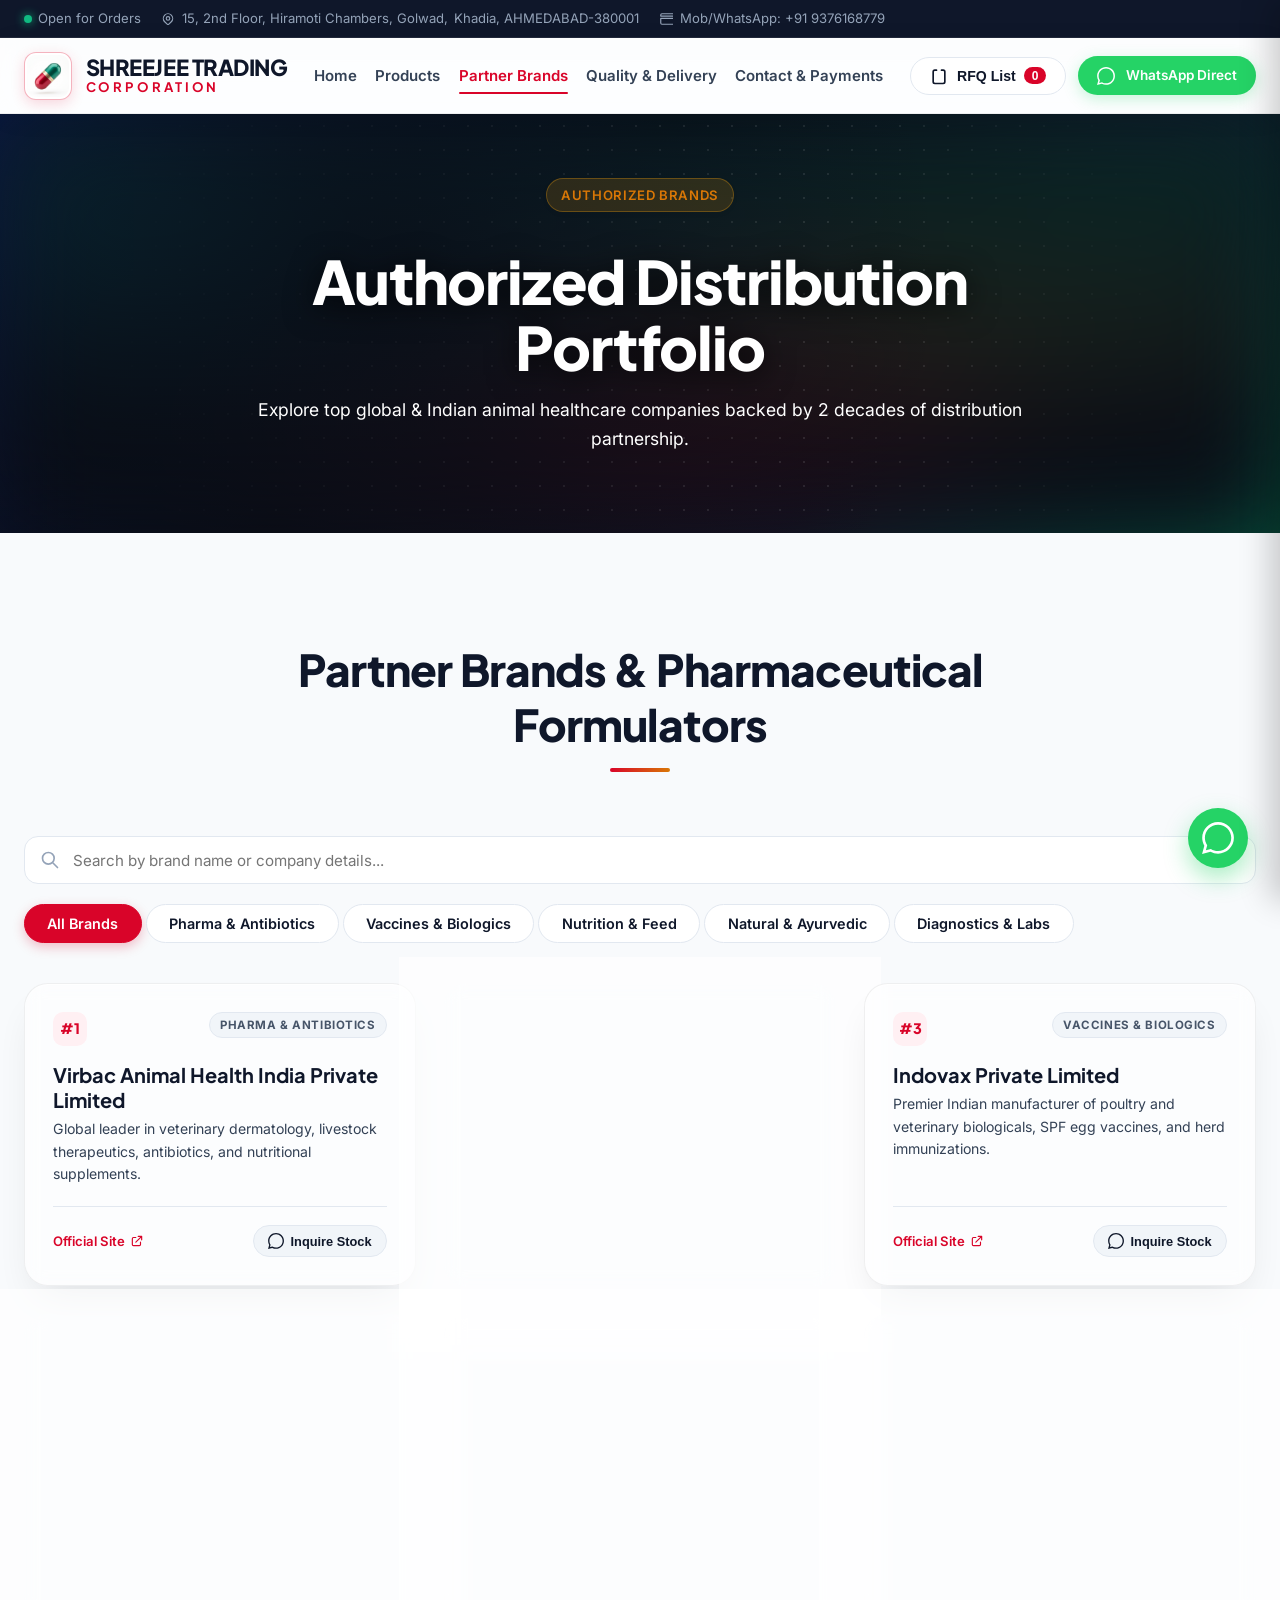
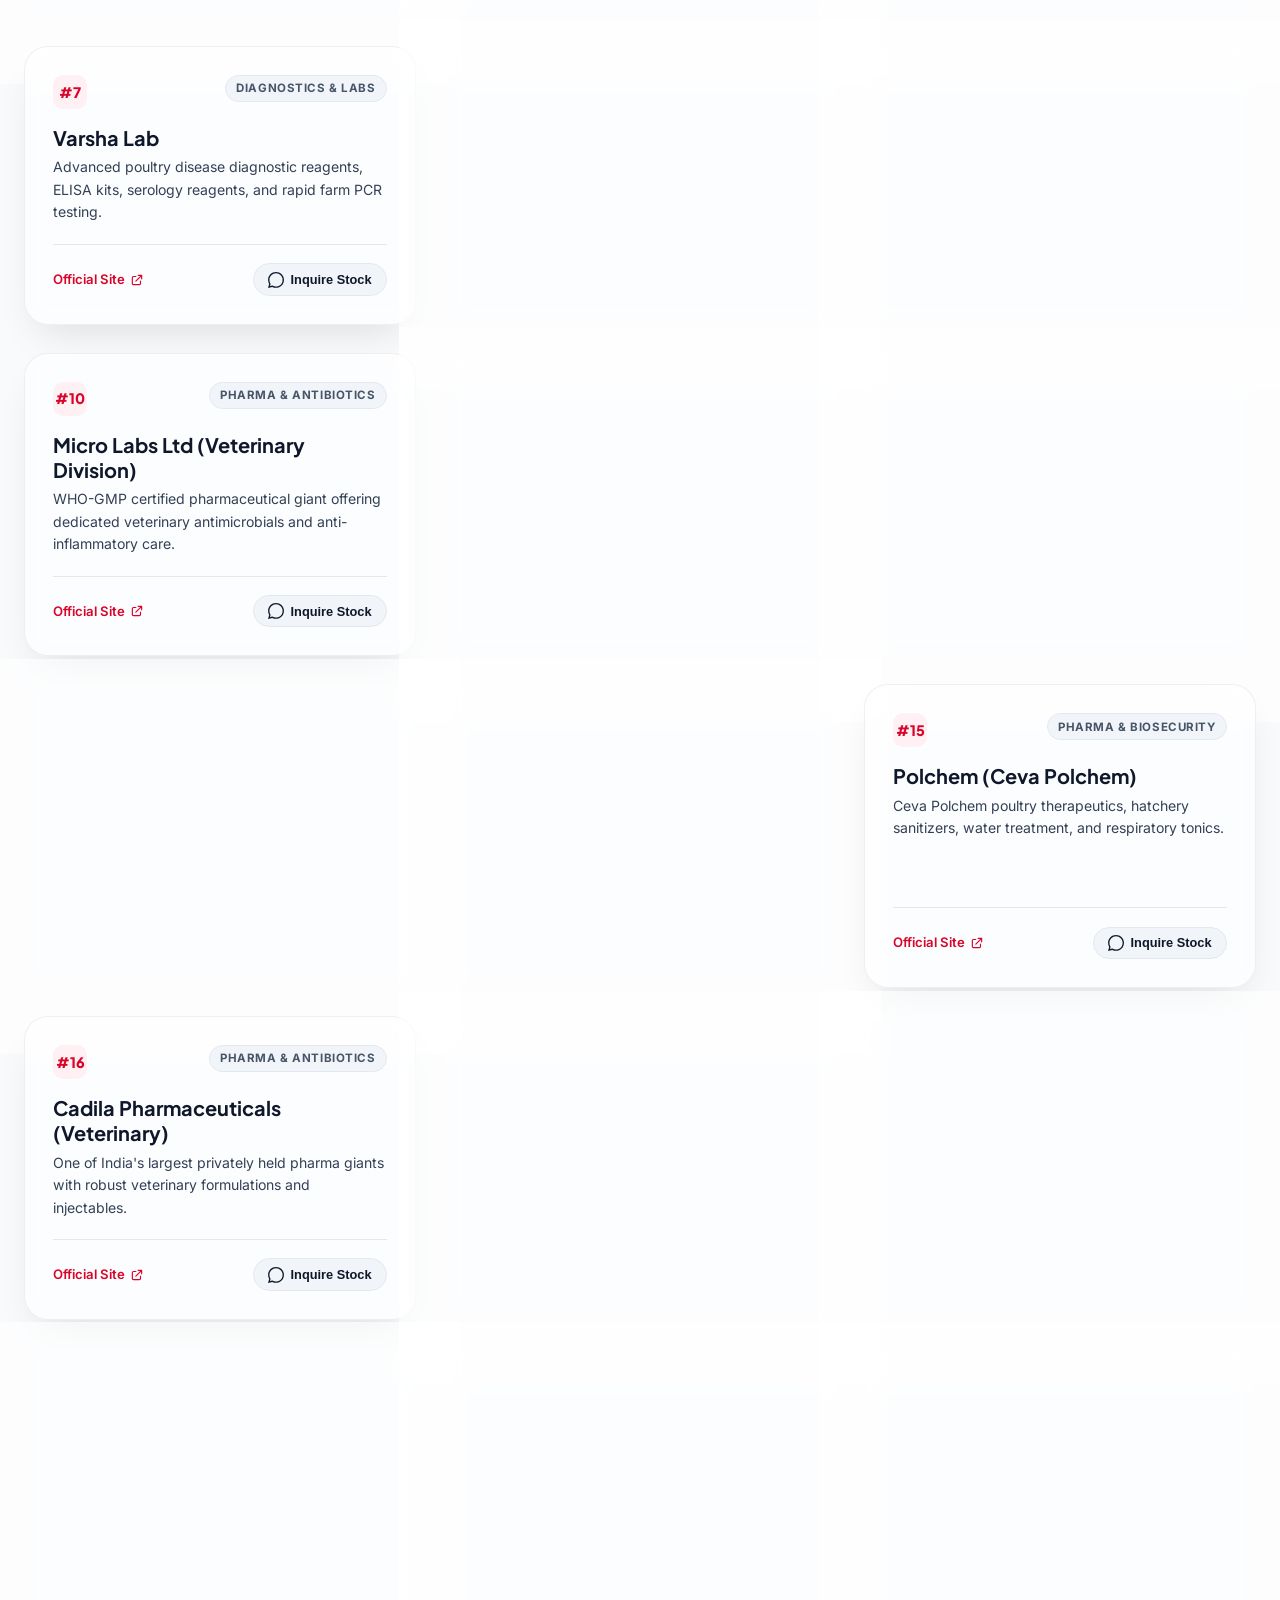
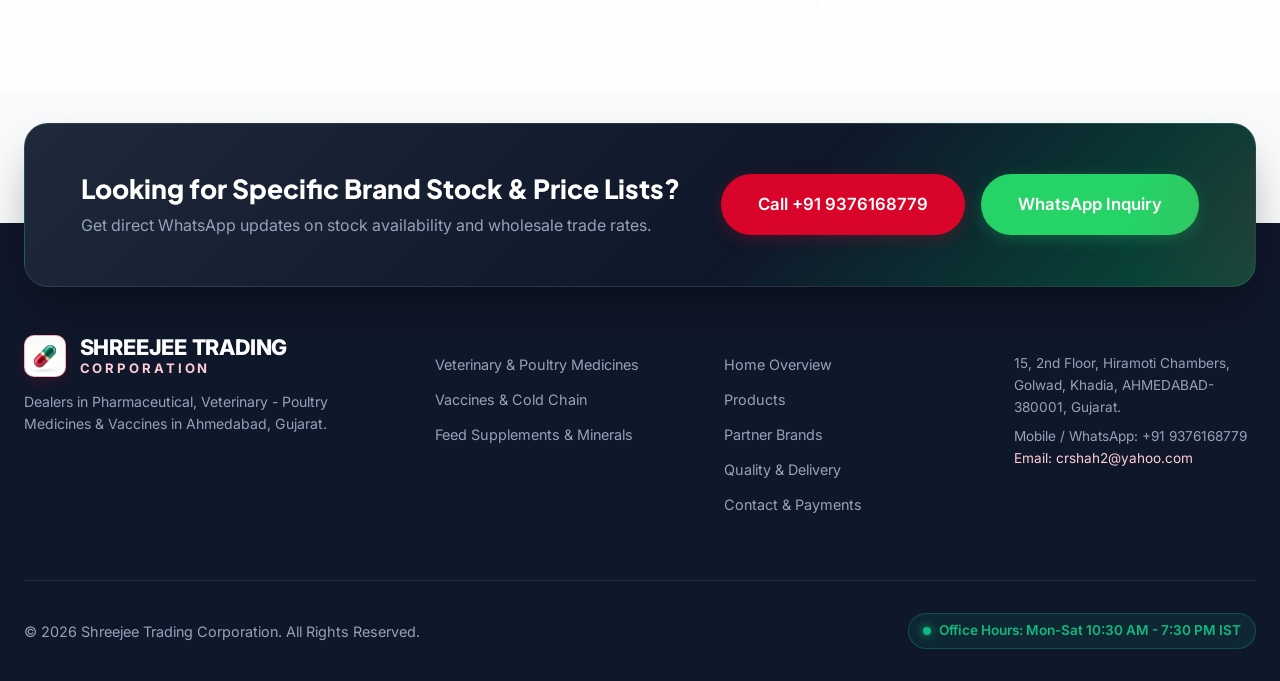
<file: partners.html>
<!DOCTYPE html>
<html lang="en">
<head>
  <meta charset="UTF-8">
  <meta name="viewport" content="width=device-width, initial-scale=1.0">
  <title>Partner Brands & Manufacturers | Shreejee Trading Corporation Ahmedabad</title>
  <meta name="description" content="Authorized distributor portfolio for leading animal healthcare brands: Virbac, Ayurvet, Indovax, Provimi, Zenex, Alembic, Hester, Intas, Cargill, and more.">
  <link rel="icon" type="image/jpeg" href="assets/stc_logo.jpg?v=20260808">
  <link rel="preconnect" href="https://fonts.googleapis.com">
  <link rel="preconnect" href="https://fonts.gstatic.com" crossorigin>
  <link href="https://fonts.googleapis.com/css2?family=Inter:wght@400;500;600;700;800&family=Plus+Jakarta+Sans:wght@400;500;600;700;800&display=swap" rel="stylesheet">
  <link rel="stylesheet" href="styles.css?v=20260906k">
</head>
<body>
  <!-- Skip to Main Content Link -->
  <a href="#main" class="skip-link">Skip to main content</a>

  <!-- Top Announcement Bar -->
  <div class="top-bar">
    <div class="container">
      <div class="top-bar-info">
        <span class="top-bar-item">
          <span class="status-dot-pulse"></span>
          Open for Orders
        </span>
        <span class="top-bar-item">
          <svg width="14" height="14" fill="none" stroke="currentColor" viewBox="0 0 24 24"><path stroke-linecap="round" stroke-linejoin="round" stroke-width="2" d="M17.657 16.657L13.414 20.9a1.998 1.998 0 01-2.827 0l-4.244-4.243a8 8 0 1111.314 0z"/><path stroke-linecap="round" stroke-linejoin="round" stroke-width="2" d="M15 11a3 3 0 11-6 0 3 3 0 016 0z"/></svg>
          <span class="top-bar-desktop-only">15, 2nd Floor, Hiramoti Chambers, Golwad, </span>Khadia, AHMEDABAD-380001
        </span>
        <span class="top-bar-item">
          <svg width="14" height="14" fill="none" stroke="currentColor" viewBox="0 0 24 24"><path stroke-linecap="round" stroke-linejoin="round" stroke-width="2" d="M3 5a2 2 0 012-2h32a2 2 0 012 2v2H3V5zm0 6h32v8a2 2 0 01-2 2H5a2 2 0 01-2-2v-8z"/></svg>
          Mob/WhatsApp: +91 9376168779
        </span>
      </div>
    </div>
  </div>

  <!-- Header & Navigation Bar -->
  <nav class="navbar">
    <div class="container">
      <a href="index.html" class="logo">
        <img src="assets/stc_logo.jpg?v=20260808" alt="Shreejee Trading Corporation Logo" class="stc-logo-img" width="48" height="48">
        <div class="logo-text">
          <span class="logo-title-top">SHREEJEE TRADING</span>
          <span class="logo-title-sub">Corporation</span>
        </div>
      </a>

      <button class="mobile-menu-btn" aria-label="Toggle navigation menu" aria-expanded="false" onclick="document.querySelector('.nav-menu').classList.toggle('active')">
        <svg width="24" height="24" fill="none" stroke="currentColor" viewBox="0 0 24 24">
          <path stroke-linecap="round" stroke-linejoin="round" stroke-width="2" d="M4 6h16M4 12h16M4 18h16"/>
        </svg>
      </button>
      <ul class="nav-menu">
        <li><a href="index.html" class="nav-link">Home</a></li>
        <li><a href="products.html" class="nav-link">Products</a></li>
        <li><a href="partners.html" class="nav-link active">Partner Brands</a></li>
        <li><a href="quality.html" class="nav-link">Quality & Delivery</a></li>
        <li><a href="contact.html" class="nav-link">Contact & Payments</a></li>
      </ul>

      <div class="nav-actions">
        <button class="quote-trigger" onclick="toggleQuoteDrawer(true)">
          <svg width="20" height="20" fill="none" stroke="currentColor" viewBox="0 0 24 24">
            <path stroke-linecap="round" stroke-linejoin="round" stroke-width="2" d="M9 5H7a2 2 0 00-2 2v12a2 2 0 002 2h10a2 2 0 002-2V7a2 2 0 00-2-2h-2M9 5a2 2 0 022-2h2a2 2 0 012 2"/>
          </svg>
          RFQ List
          <span class="quote-badge" id="quoteBadgeCount">0</span>
        </button>

        <a href="https://wa.me/919376168779?text=Hello,%20I%20want%20to%20inquire%20about%20partner%20brand%20stock." target="_blank" rel="noopener noreferrer" class="btn btn-whatsapp btn-sm" style="white-space: nowrap; flex-shrink: 0;">
          <svg width="18" height="18" fill="currentColor" viewBox="0 0 24 24"><path d="M.057 24l1.687-6.163c-1.041-1.804-1.588-3.849-1.587-5.946.003-6.556 5.338-11.891 11.893-11.891 3.181.001 6.167 1.24 8.413 3.488 2.245 2.248 3.481 5.236 3.48 8.414-.003 6.557-5.338 11.892-11.893 11.892-1.99-.001-3.951-.5-5.688-1.448l-6.305 1.654zm6.597-3.807c1.676.995 3.276 1.591 5.392 1.592 5.448 0 9.886-4.434 9.889-9.885.002-5.462-4.415-9.89-9.881-9.892-5.452 0-9.887 4.434-9.889 9.884-.001 2.225.651 3.891 1.746 5.634l-.999 3.648 3.742-.981z"/></svg>
          <span class="nav-wa-full">WhatsApp Direct</span>
          <span class="nav-wa-short" style="display: none;">WhatsApp</span>
        </a>
      </div>
    </div>
  </nav>

  <!-- Main Content Landmark -->
  <main id="main">

  <!-- Page Header -->
  <section class="hero" style="padding: 4rem 0 5rem;">
    <div class="hero-mesh-bg"></div>
    <div class="hero-dot-grid"></div>
    <div class="container" style="position: relative; z-index: 3;">
      <div style="text-align: center; max-width: 800px; margin: 0 auto;">
        <span class="badge badge-amber" style="margin-bottom: 1rem;">AUTHORIZED BRANDS</span>
        <h1 class="hero-title" style="margin-bottom: 1rem;">Authorized Distribution Portfolio</h1>
        <p style="color: var(--slate-300); font-size: 1.1rem; line-height: 1.6;">
          Explore top global & Indian animal healthcare companies backed by 2 decades of distribution partnership.
        </p>
      </div>
    </div>
  </section>

  <!-- Partner Showcase Section -->
  <section class="section partners-section" id="partners">
    <div class="container">
      <div class="section-header text-center mb-4">
        <h2 class="section-title">Partner Brands & Pharmaceutical Formulators</h2>
      </div>

      <div class="catalog-controls">
        <div class="search-box">
          <svg class="search-icon" width="20" height="20" fill="none" stroke="currentColor" viewBox="0 0 24 24">
            <path stroke-linecap="round" stroke-linejoin="round" stroke-width="2" d="M21 21l-6-6m2-5a7 7 0 11-14 0 7 7 0 0114 0z"/>
          </svg>
          <input type="text" id="partnerSearchInput" class="toolbar-search-input" placeholder="Search by brand name or company details..." aria-label="Search partner brands or company details">
        </div>

        <div class="filter-pills">
          <button class="filter-btn partner-filter-btn active" data-filter="all">All Brands</button>
          <button class="filter-btn partner-filter-btn" data-filter="pharma">Pharma & Antibiotics</button>
          <button class="filter-btn partner-filter-btn" data-filter="vaccines">Vaccines & Biologics</button>
          <button class="filter-btn partner-filter-btn" data-filter="nutrition">Nutrition & Feed</button>
          <button class="filter-btn partner-filter-btn" data-filter="ayurvedic">Natural & Ayurvedic</button>
          <button class="filter-btn partner-filter-btn" data-filter="diagnostics">Diagnostics & Labs</button>
        </div>
      </div>

      <!-- Partner Grid -->
      <div class="partner-grid" id="partnersGridContainer">
        <!-- Rendered dynamically by app.js -->
      </div>
    </div>
  </section>

  <!-- Pre-Footer CTA -->
  <div class="prefooter-cta">
    <div class="container">
      <div class="prefooter-cta-inner">
        <div class="prefooter-cta-text">
          <h3>Looking for Specific Brand Stock & Price Lists?</h3>
          <p>Get direct WhatsApp updates on stock availability and wholesale trade rates.</p>
        </div>
        <div class="prefooter-cta-actions">
          <a href="tel:+919376168779" class="btn btn-primary btn-lg">Call +91 9376168779</a>
          <a href="https://wa.me/919376168779?text=Hello,%20I%20want%20to%20inquire%20about%20brand%20stock%20and%20rates." target="_blank" class="btn btn-whatsapp btn-lg">WhatsApp Inquiry</a>
        </div>
      </div>
    </div>
  </div>

  </main>

  <!-- Footer -->
  <footer class="footer" style="padding-top: 7rem;">
    <div class="container">
      <div class="footer-grid">
        <div>
          <div class="footer-logo-wrap">
            <img src="assets/stc_logo.jpg?v=20260808" alt="STC Company Logo" class="stc-logo-img stc-logo-img--footer" width="42" height="42">
            <div>
              <div style="color: #FFFFFF; font-size: 1.35rem; font-weight: 800; letter-spacing: -0.01em; text-transform: uppercase; line-height: 1.05;">SHREEJEE TRADING</div>
              <div style="color: #ffccd5; font-size: 0.82rem; font-weight: 700; letter-spacing: 0.22em; text-transform: uppercase; line-height: 1.1; margin-top: 0.15rem;">Corporation</div>
            </div>
          </div>
          <p style="color: var(--slate-400); font-size: 0.88rem; line-height: 1.6;">
            Dealers in Pharmaceutical, Veterinary - Poultry Medicines & Vaccines in Ahmedabad, Gujarat.
          </p>
        </div>

        <div>
          <h4>Wholesale Catalog</h4>
          <ul class="footer-links">

            <li><a href="products.html">Veterinary & Poultry Medicines</a></li>
            <li><a href="products.html">Vaccines & Cold Chain</a></li>
            <li><a href="products.html">Feed Supplements & Minerals</a></li>
          </ul>
        </div>

        <div>
          <h4>Quick Links</h4>
          <ul class="footer-links">
            <li><a href="index.html">Home Overview</a></li>
            <li><a href="products.html">Products</a></li>
            <li><a href="partners.html">Partner Brands</a></li>
            <li><a href="quality.html">Quality & Delivery</a></li>
            <li><a href="contact.html">Contact & Payments</a></li>
          </ul>
        </div>

        <div>
          <h4>Registered Office</h4>
          <p style="font-size: 0.85rem; color: var(--slate-400); margin-bottom: 0.5rem;">
            15, 2nd Floor, Hiramoti Chambers, Golwad, Khadia, AHMEDABAD-380001, Gujarat.
          </p>
          <p style="font-size: 0.85rem; color: var(--slate-300);">Mobile / WhatsApp: +91 9376168779</p>
          <p style="font-size: 0.85rem; color: var(--stc-red-light);">Email: crshah2@yahoo.com</p>
        </div>
      </div>

      <div class="footer-bottom">
        <p>&copy; 2026 Shreejee Trading Corporation. All Rights Reserved.</p>
        <span class="footer-status-badge">
          <span class="status-dot-pulse"></span>
          Office Hours: Mon-Sat 10:30 AM - 7:30 PM IST
        </span>
        
      </div>
    </div>
  </footer>

  <button class="back-to-top" id="backToTop" onclick="window.scrollTo({top:0,behavior:'smooth'})" title="Back to Top">
    <svg width="20" height="20" fill="none" stroke="currentColor" viewBox="0 0 24 24"><path stroke-linecap="round" stroke-linejoin="round" stroke-width="2" d="M5 15l7-7 7 7"/></svg>
  </button>

  <div class="drawer-overlay" id="drawerOverlay" onclick="toggleQuoteDrawer(false)"></div>
  <div class="drawer" id="quoteDrawer" role="dialog" aria-modal="true" aria-labelledby="quoteDrawerTitle" aria-hidden="true">
    <div class="drawer-header">
      <h3 id="quoteDrawerTitle">Inquiry Quote List</h3>
      <button class="drawer-close-btn" onclick="toggleQuoteDrawer(false)" aria-label="Close quote drawer">&times;</button>
    </div>
    <div class="drawer-body" id="drawerQuoteList"></div>
    <div class="drawer-footer">
      <button class="btn btn-whatsapp btn-lg" style="width: 100%;" onclick="sendWhatsAppRFQ()">
        Send Quote List via WhatsApp
      </button>
    </div>
  </div>

  <a href="https://wa.me/919376168779?text=Hello,%20I%20want%20to%20inquire%20about%20partner%20brand%20stock." target="_blank" rel="noopener noreferrer" class="floating-whatsapp floating-whatsapp-pulse" aria-label="Direct WhatsApp Inquiry with Chetan Shah" title="Direct WhatsApp Inquiry">
    <svg width="32" height="32" fill="currentColor" viewBox="0 0 24 24"><path d="M.057 24l1.687-6.163c-1.041-1.804-1.588-3.849-1.587-5.946.003-6.556 5.338-11.891 11.893-11.891 3.181.001 6.167 1.24 8.413 3.488 2.245 2.248 3.481 5.236 3.48 8.414-.003 6.557-5.338 11.892-11.893 11.892-1.99-.001-3.951-.5-5.688-1.448l-6.305 1.654zm6.597-3.807c1.676.995 3.276 1.591 5.392 1.592 5.448 0 9.886-4.434 9.889-9.885.002-5.462-4.415-9.89-9.881-9.892-5.452 0-9.887 4.434-9.889 9.884-.001 2.225.651 3.891 1.746 5.634l-.999 3.648 3.742-.981z"/></svg>
  </a>

  <div id="quickViewModalContainer"></div>
  <script src="app.js?v=20260906k"></script>
</body>
</html>
</file>
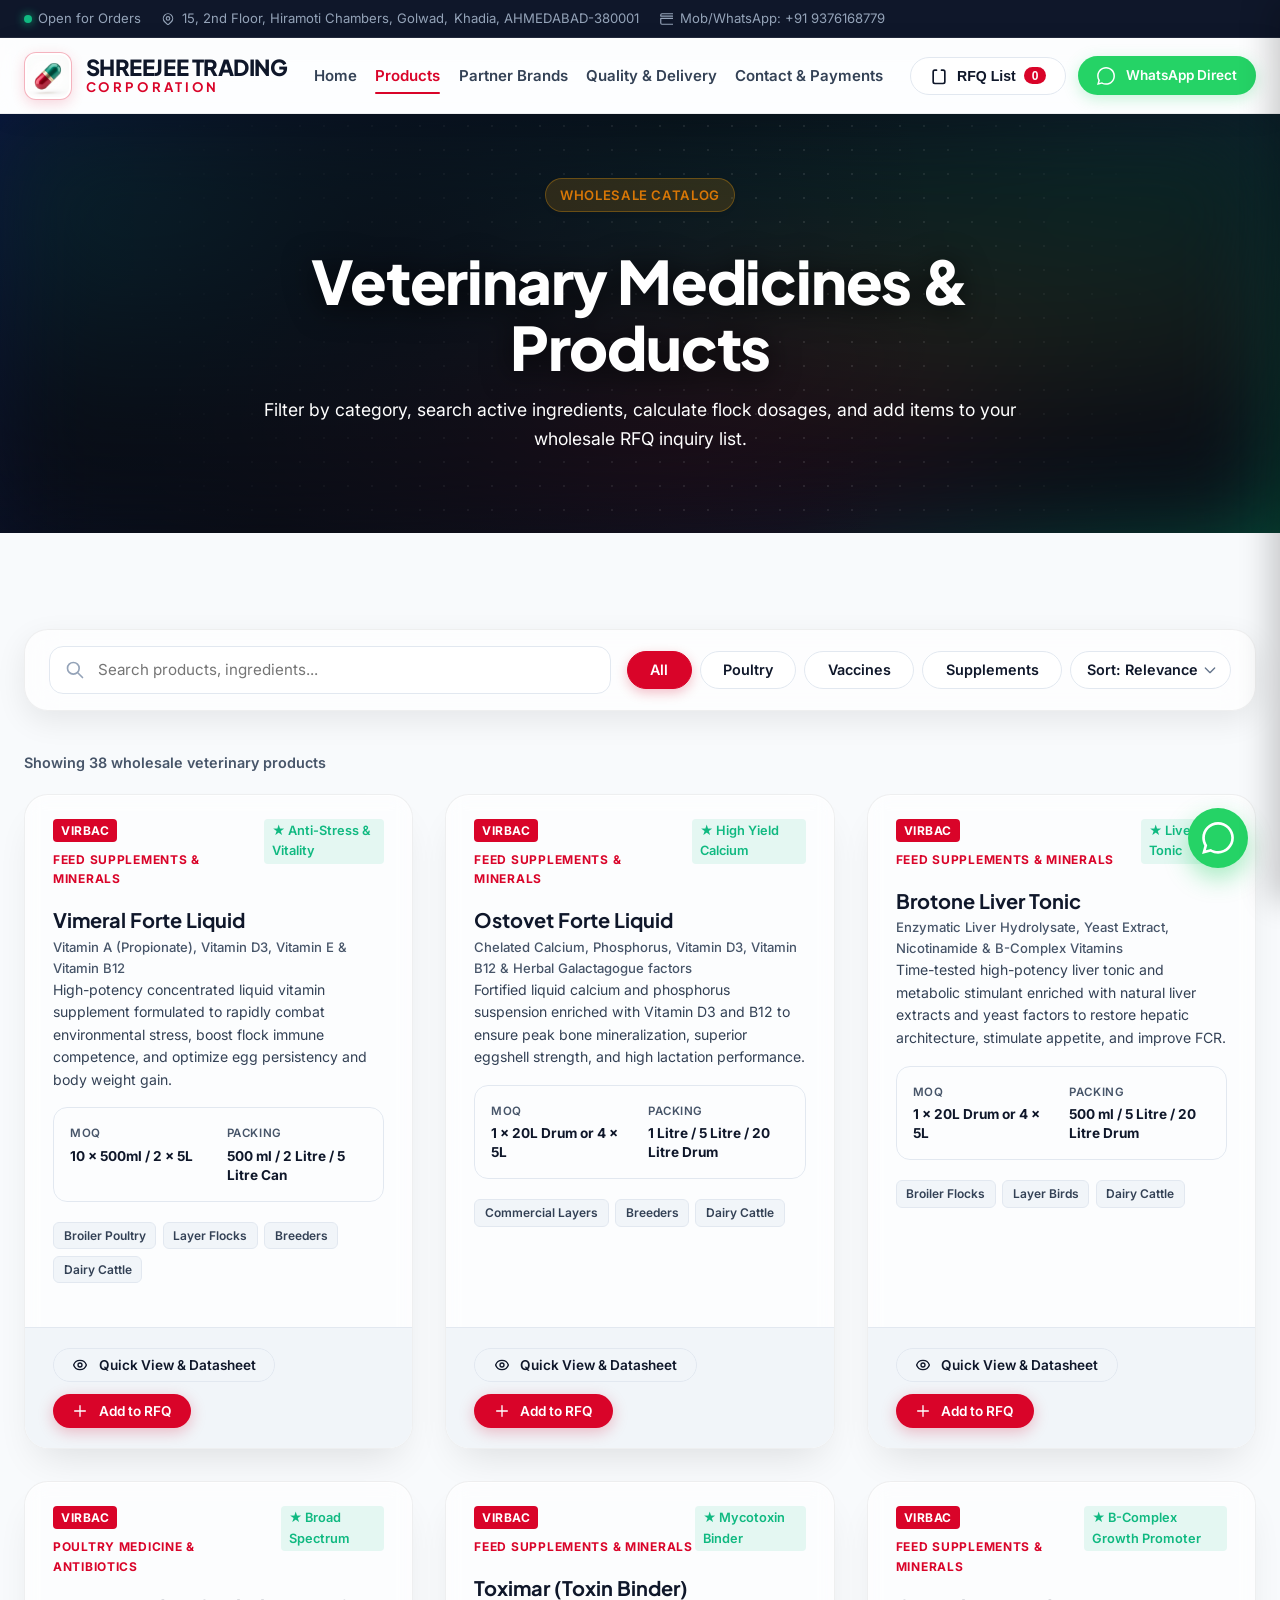
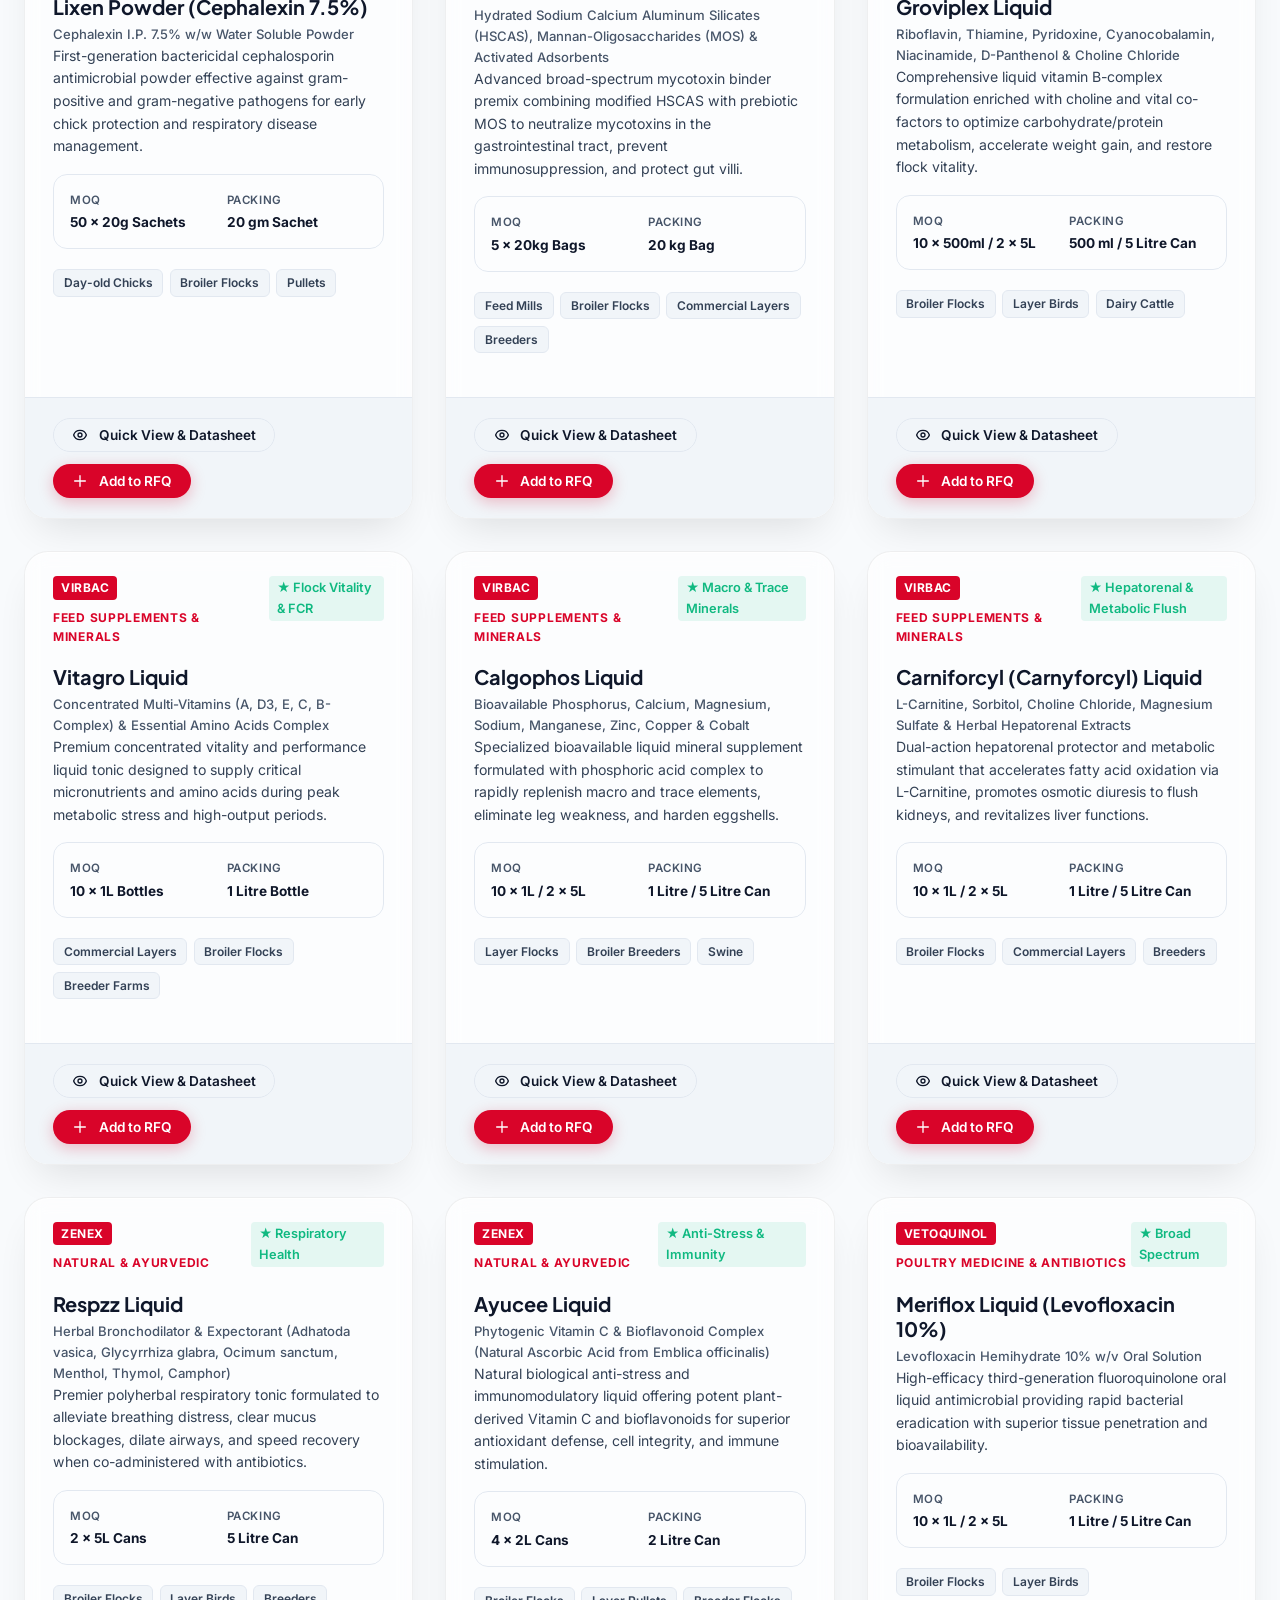
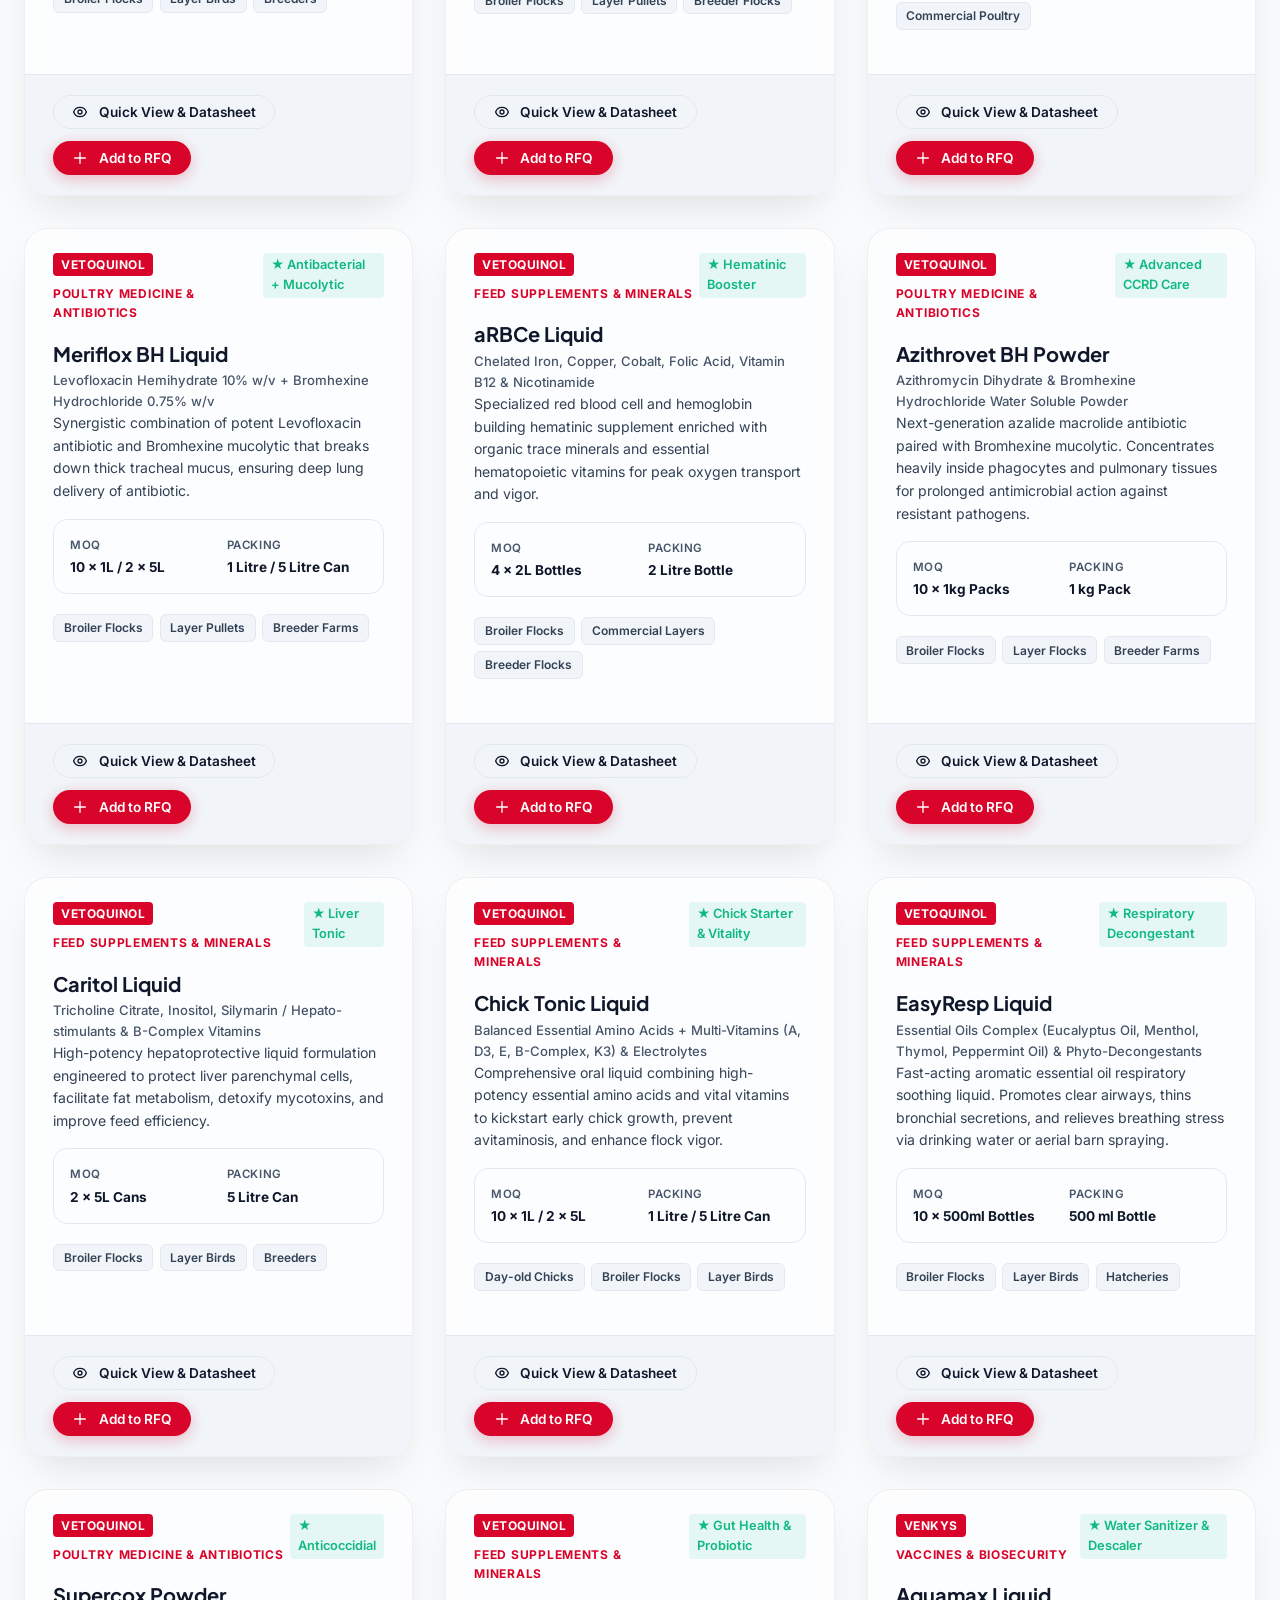
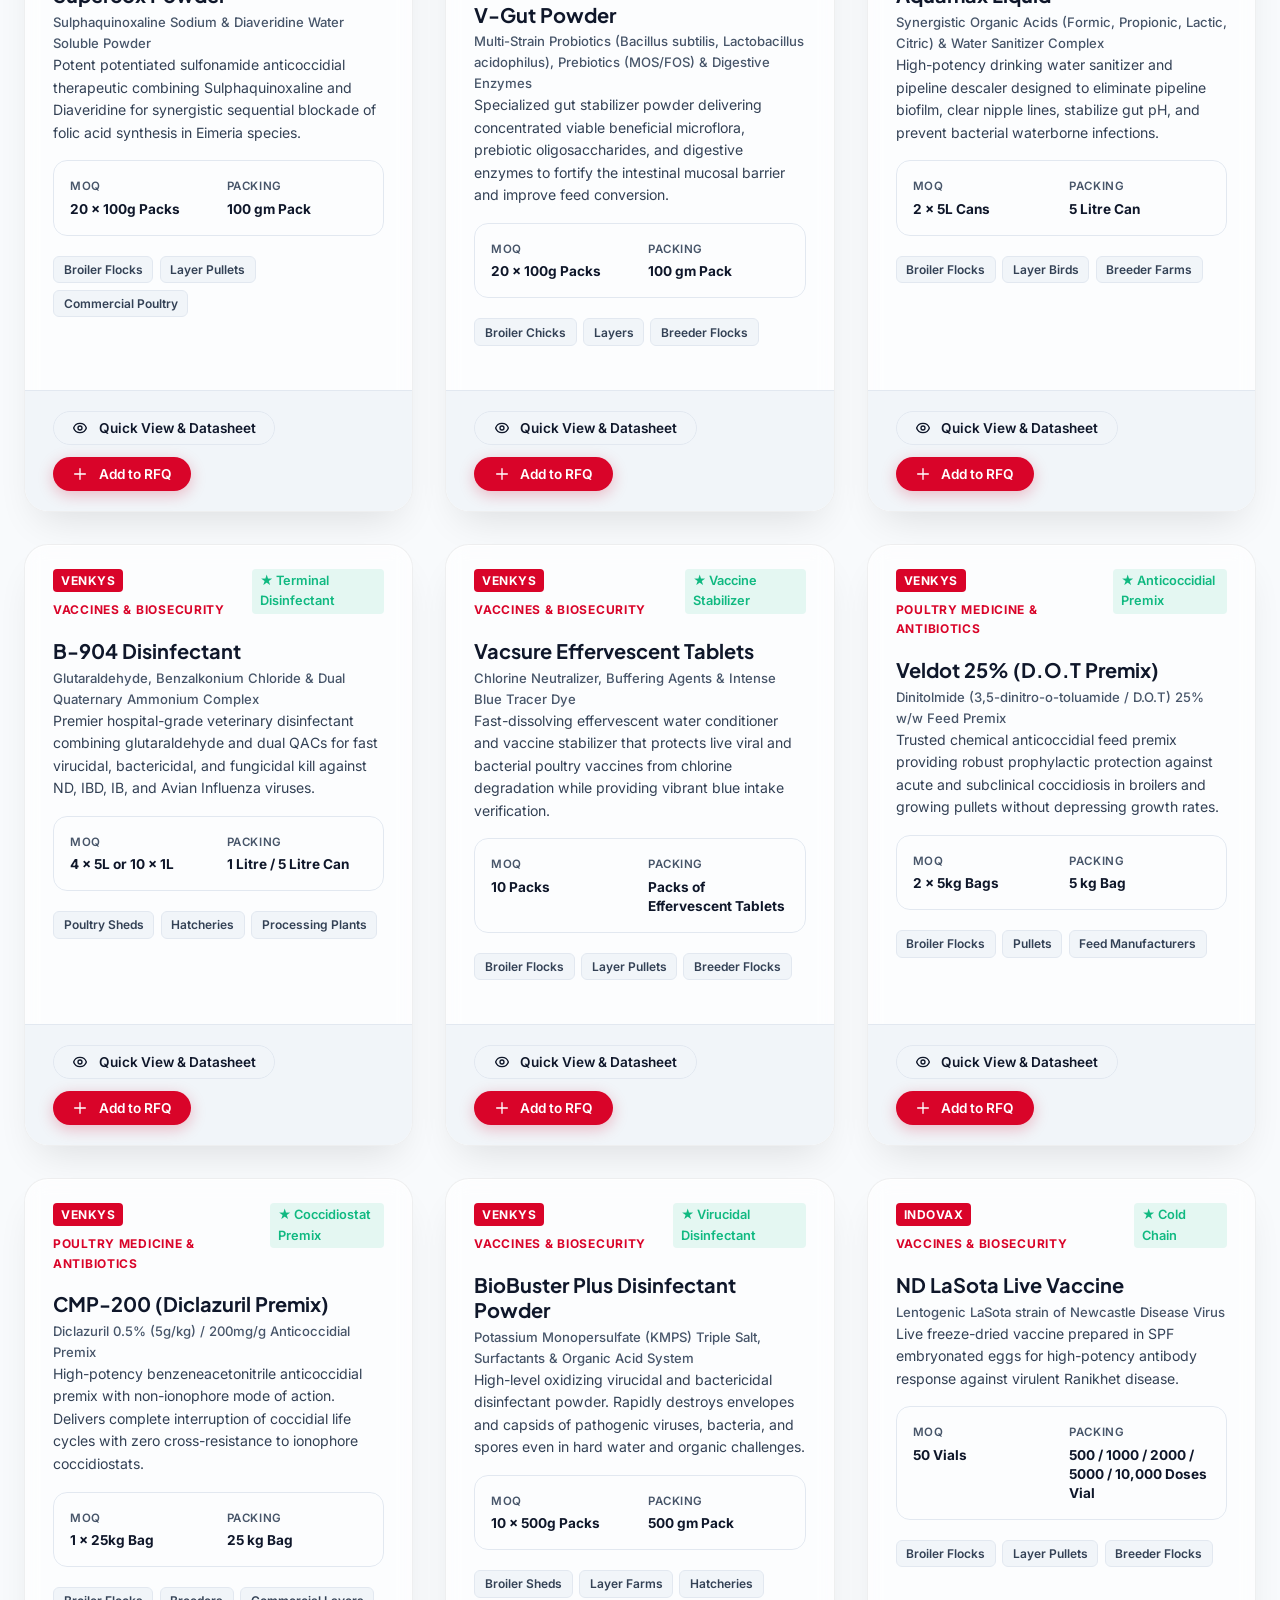
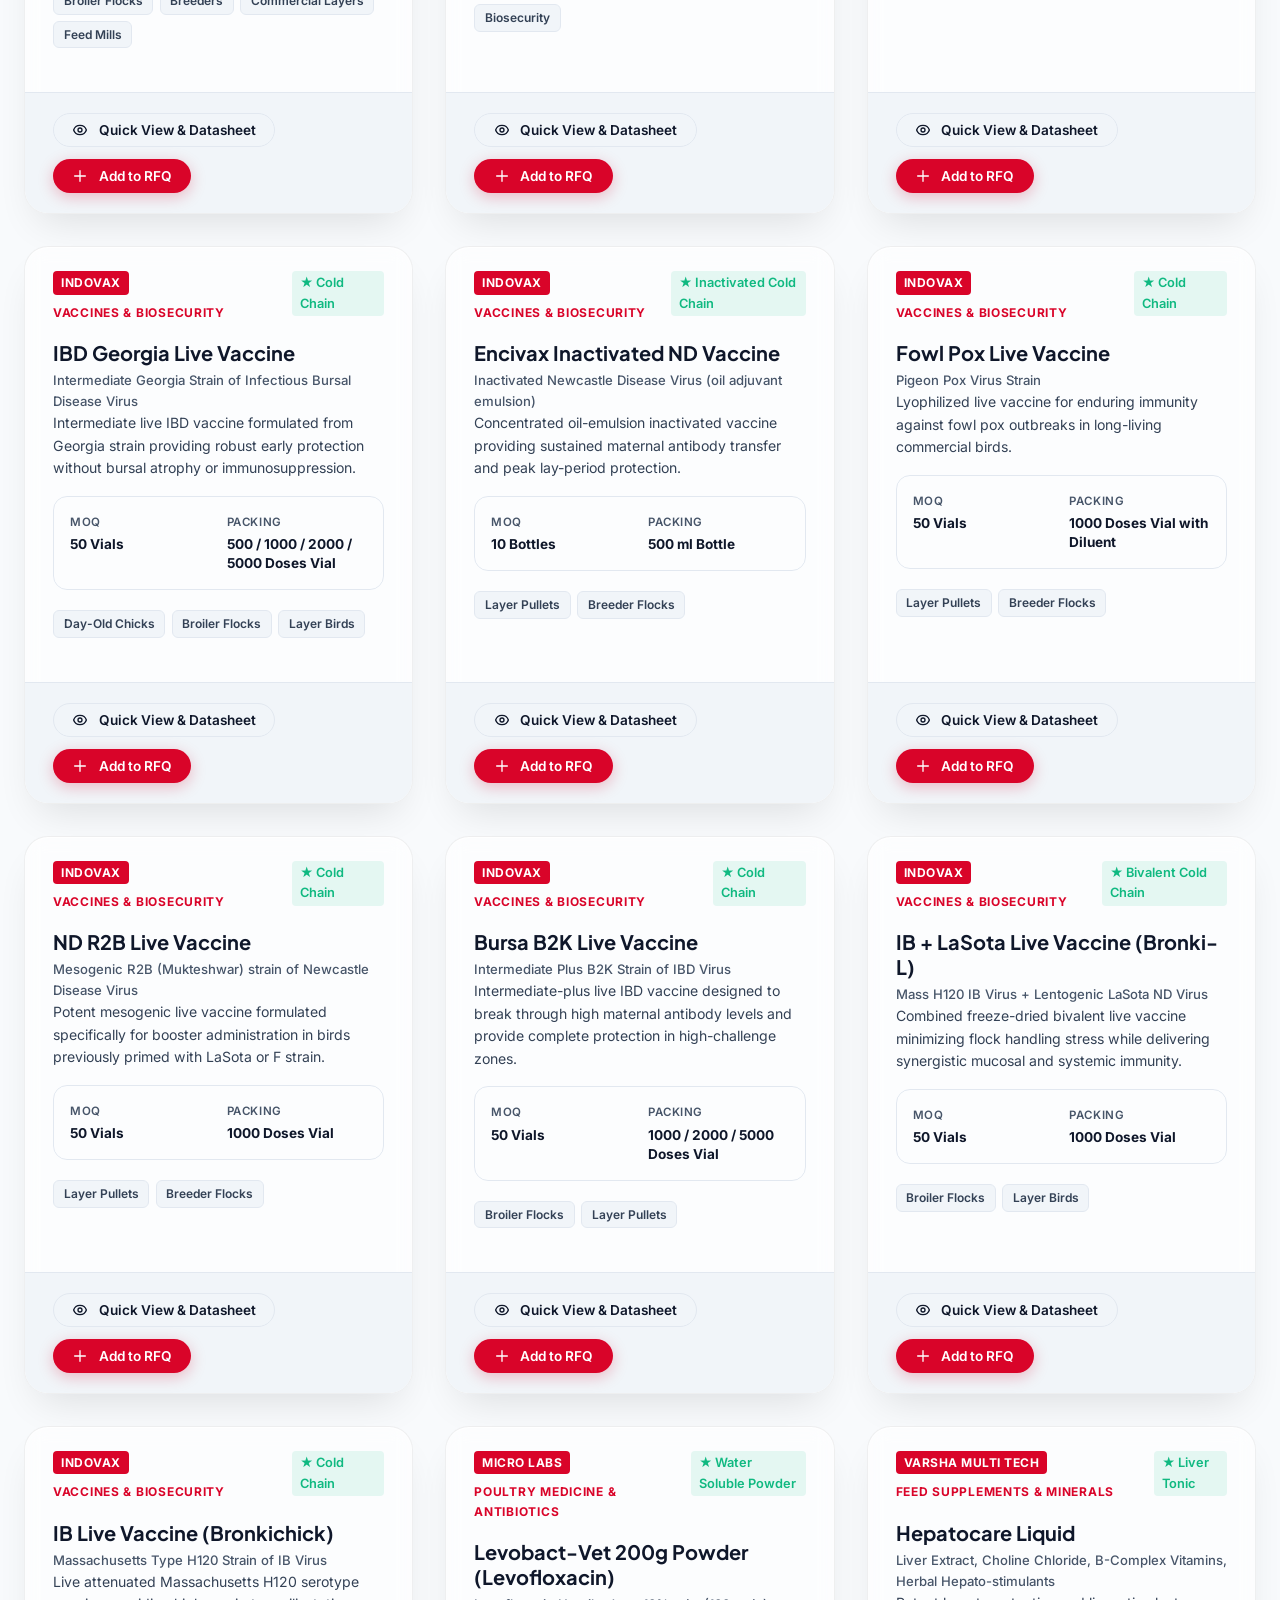
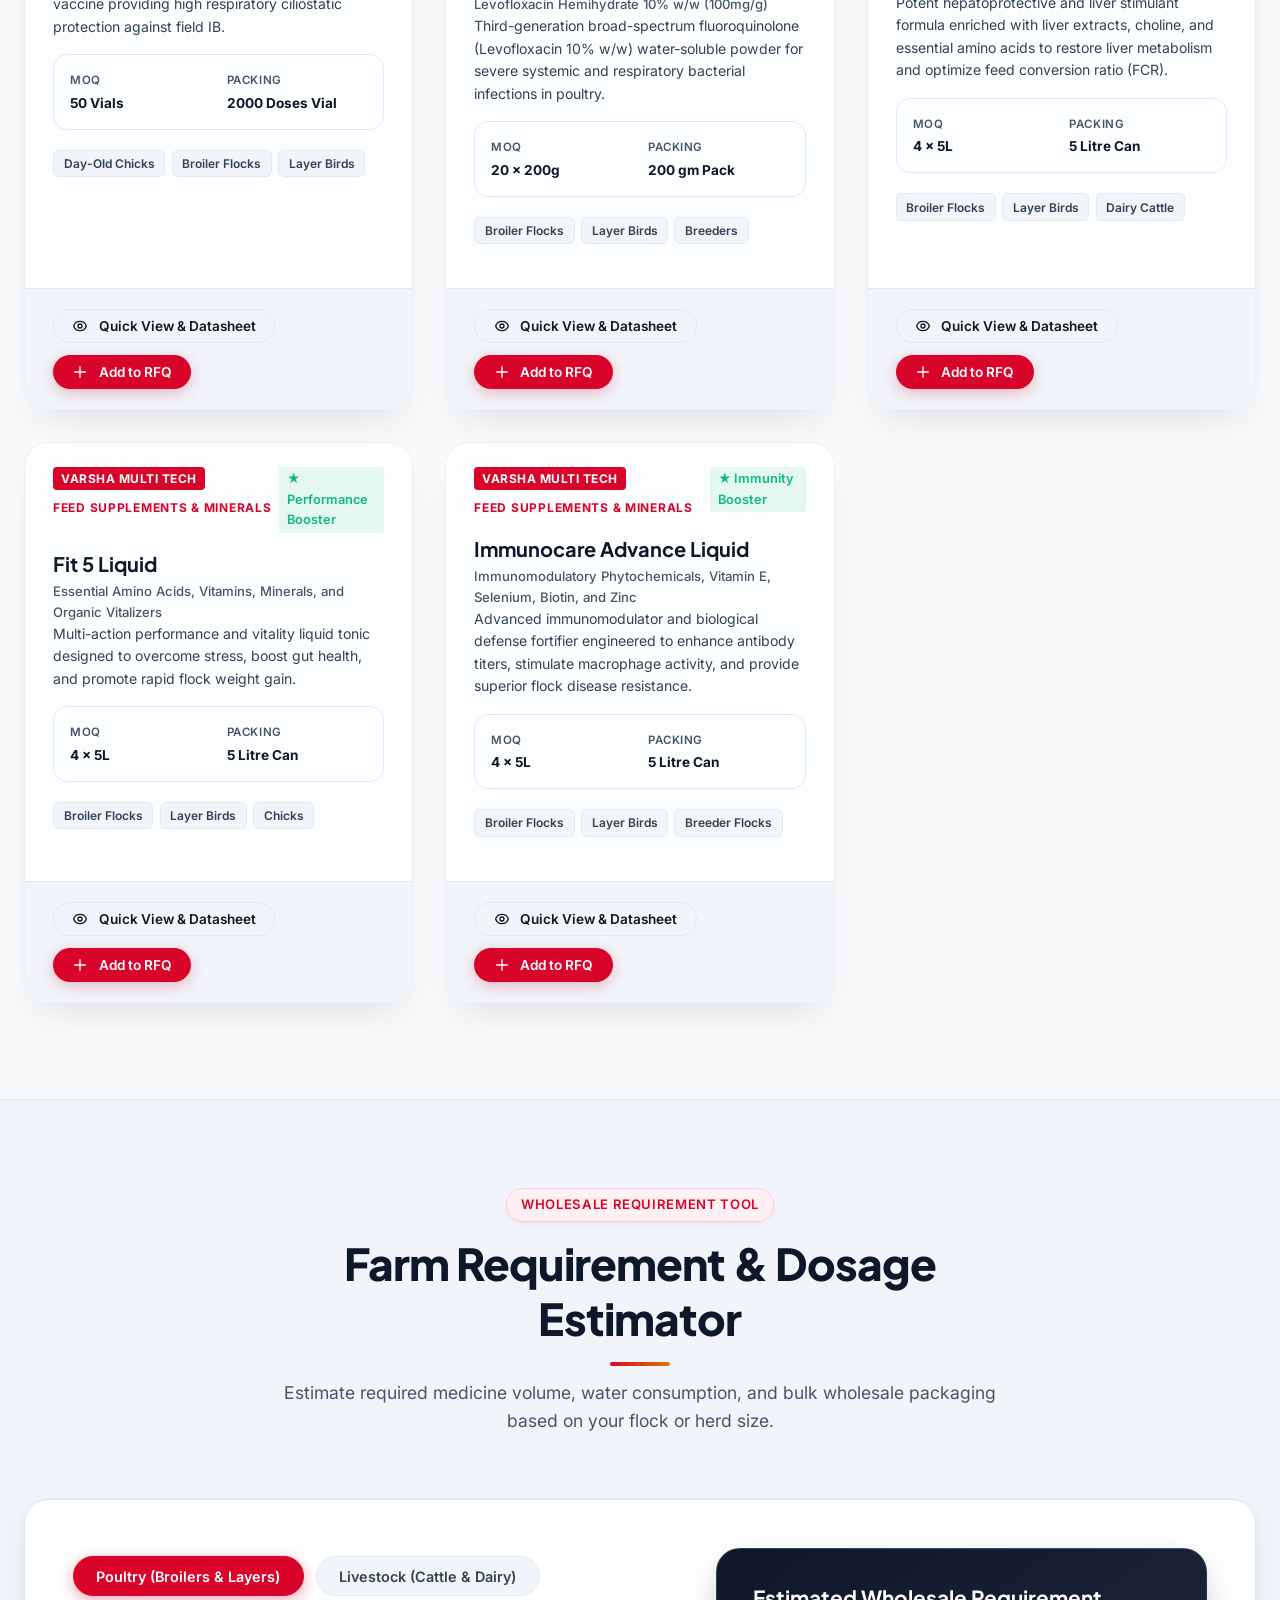
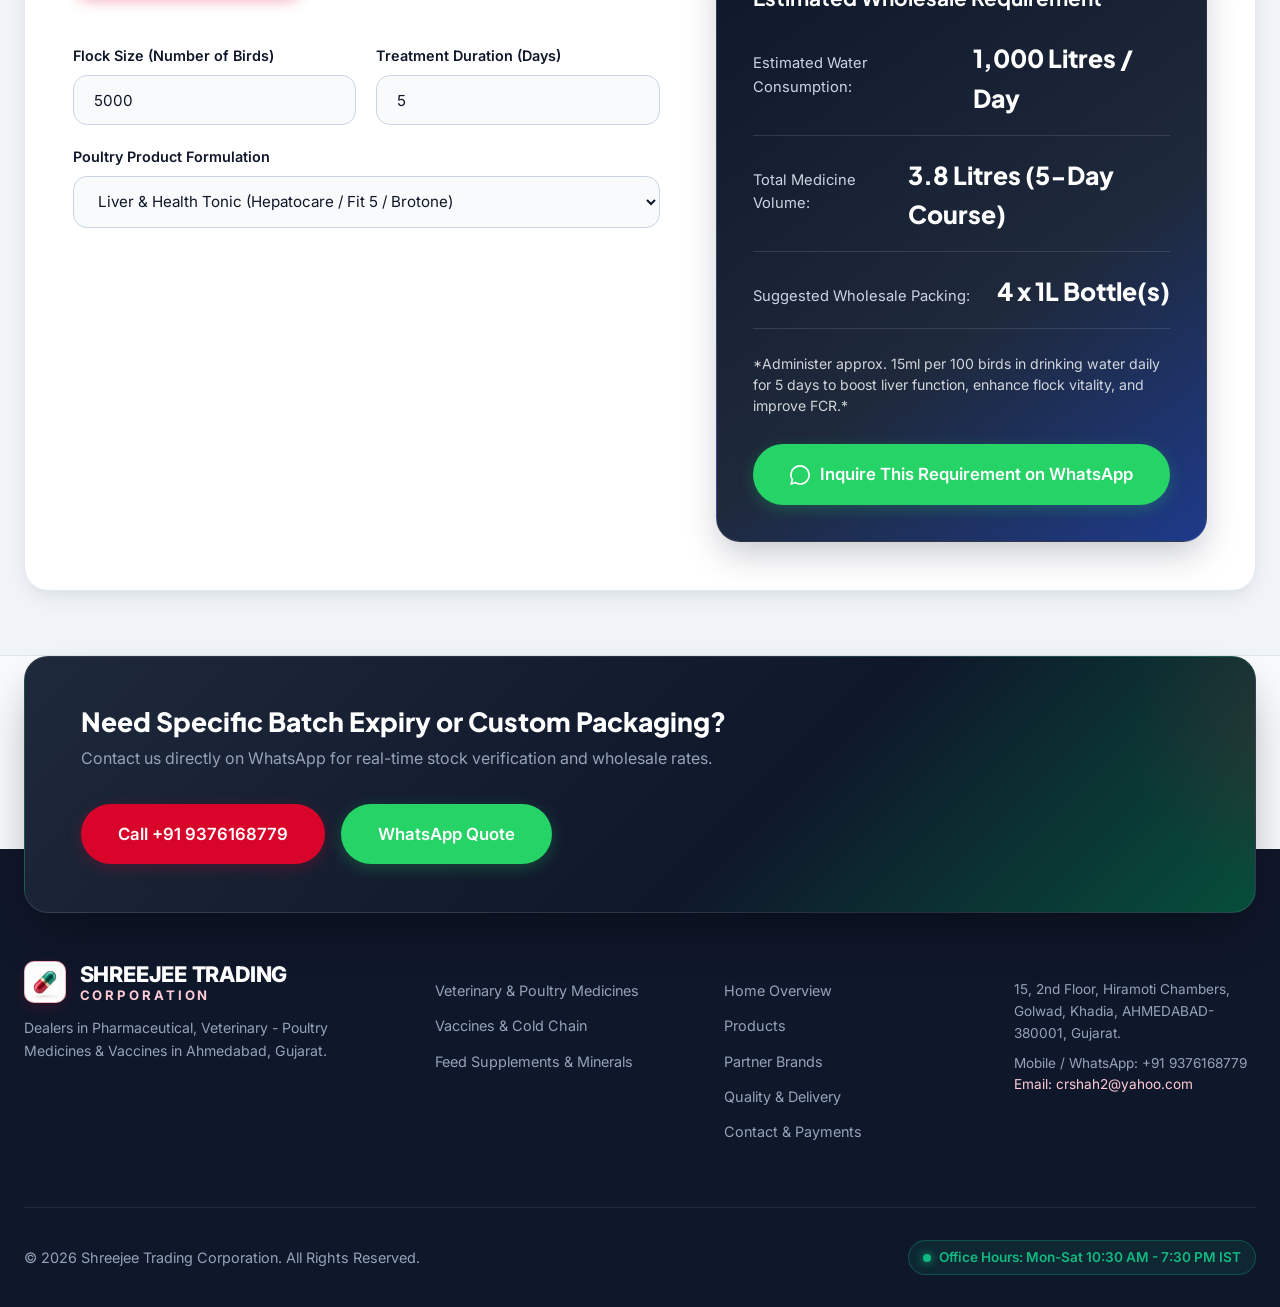
<file: products.html>
<!DOCTYPE html>
<html lang="en">
<head>
  <meta charset="UTF-8">
  <meta name="viewport" content="width=device-width, initial-scale=1.0">
  <title>Products Catalog | Shreejee Trading Corporation Ahmedabad</title>
  <meta name="description" content="Wholesale catalog for Veterinary Medicines, Poultry Tonics, Vaccines, and Feed Supplements from Shreejee Trading Corporation.">
  <link rel="icon" type="image/jpeg" href="assets/stc_logo.jpg?v=20260808">
  <link rel="preconnect" href="https://fonts.googleapis.com">
  <link rel="preconnect" href="https://fonts.gstatic.com" crossorigin>
  <link href="https://fonts.googleapis.com/css2?family=Inter:wght@400;500;600;700;800&family=Plus+Jakarta+Sans:wght@400;500;600;700;800&display=swap" rel="stylesheet">
  <link rel="stylesheet" href="styles.css?v=20260906k">
</head>
<body>
  <!-- Skip to Main Content Link -->
  <a href="#main" class="skip-link">Skip to main content</a>

  <!-- Top Announcement Bar -->
  <div class="top-bar">
    <div class="container">
      <div class="top-bar-info">
        <span class="top-bar-item">
          <span class="status-dot-pulse"></span>
          Open for Orders
        </span>
        <span class="top-bar-item">
          <svg width="14" height="14" fill="none" stroke="currentColor" viewBox="0 0 24 24"><path stroke-linecap="round" stroke-linejoin="round" stroke-width="2" d="M17.657 16.657L13.414 20.9a1.998 1.998 0 01-2.827 0l-4.244-4.243a8 8 0 1111.314 0z"/><path stroke-linecap="round" stroke-linejoin="round" stroke-width="2" d="M15 11a3 3 0 11-6 0 3 3 0 016 0z"/></svg>
          <span class="top-bar-desktop-only">15, 2nd Floor, Hiramoti Chambers, Golwad, </span>Khadia, AHMEDABAD-380001
        </span>
        <span class="top-bar-item">
          <svg width="14" height="14" fill="none" stroke="currentColor" viewBox="0 0 24 24"><path stroke-linecap="round" stroke-linejoin="round" stroke-width="2" d="M3 5a2 2 0 012-2h32a2 2 0 012 2v2H3V5zm0 6h32v8a2 2 0 01-2 2H5a2 2 0 01-2-2v-8z"/></svg>
          Mob/WhatsApp: +91 9376168779
        </span>
      </div>
    </div>
  </div>

  <!-- Header & Navigation Bar -->
  <nav class="navbar">
    <div class="container">
      <a href="index.html" class="logo">
        <img src="assets/stc_logo.jpg?v=20260808" alt="Shreejee Trading Corporation Logo" class="stc-logo-img" width="48" height="48">
        <div class="logo-text">
          <span class="logo-title-top">SHREEJEE TRADING</span>
          <span class="logo-title-sub">Corporation</span>
        </div>
      </a>

      <button class="mobile-menu-btn" aria-label="Toggle navigation menu" aria-expanded="false" onclick="document.querySelector('.nav-menu').classList.toggle('active')">
        <svg width="24" height="24" fill="none" stroke="currentColor" viewBox="0 0 24 24">
          <path stroke-linecap="round" stroke-linejoin="round" stroke-width="2" d="M4 6h16M4 12h16M4 18h16"/>
        </svg>
      </button>
      <ul class="nav-menu">
        <li><a href="index.html" class="nav-link">Home</a></li>
        <li><a href="products.html" class="nav-link active">Products</a></li>
        <li><a href="partners.html" class="nav-link">Partner Brands</a></li>
        <li><a href="quality.html" class="nav-link">Quality & Delivery</a></li>
        <li><a href="contact.html" class="nav-link">Contact & Payments</a></li>
      </ul>

      <div class="nav-actions">
        <button class="quote-trigger" onclick="toggleQuoteDrawer(true)">
          <svg width="20" height="20" fill="none" stroke="currentColor" viewBox="0 0 24 24">
            <path stroke-linecap="round" stroke-linejoin="round" stroke-width="2" d="M9 5H7a2 2 0 00-2 2v12a2 2 0 002 2h10a2 2 0 002-2V7a2 2 0 00-2-2h-2M9 5a2 2 0 022-2h2a2 2 0 012 2"/>
          </svg>
          RFQ List
          <span class="quote-badge" id="quoteBadgeCount">0</span>
        </button>

        <a href="https://wa.me/919376168779?text=Hello,%20I%20want%20to%20inquire%20about%20products." target="_blank" rel="noopener noreferrer" class="btn btn-whatsapp btn-sm" style="white-space: nowrap; flex-shrink: 0;">
          <svg width="18" height="18" fill="currentColor" viewBox="0 0 24 24"><path d="M.057 24l1.687-6.163c-1.041-1.804-1.588-3.849-1.587-5.946.003-6.556 5.338-11.891 11.893-11.891 3.181.001 6.167 1.24 8.413 3.488 2.245 2.248 3.481 5.236 3.48 8.414-.003 6.557-5.338 11.892-11.893 11.892-1.99-.001-3.951-.5-5.688-1.448l-6.305 1.654zm6.597-3.807c1.676.995 3.276 1.591 5.392 1.592 5.448 0 9.886-4.434 9.889-9.885.002-5.462-4.415-9.89-9.881-9.892-5.452 0-9.887 4.434-9.889 9.884-.001 2.225.651 3.891 1.746 5.634l-.999 3.648 3.742-.981z"/></svg>
          <span class="nav-wa-full">WhatsApp Direct</span>
          <span class="nav-wa-short" style="display: none;">WhatsApp</span>
        </a>
      </div>
    </div>
  </nav>

  <!-- Main Content Landmark -->
  <main id="main">

  <!-- Page Header -->
  <section class="hero" style="padding: 4rem 0 5rem;">
    <div class="hero-mesh-bg"></div>
    <div class="hero-dot-grid"></div>
    <div class="container" style="position: relative; z-index: 3;">
      <div style="text-align: center; max-width: 800px; margin: 0 auto;">
        <span class="badge badge-amber" style="margin-bottom: 1rem;">WHOLESALE CATALOG</span>
        <h1 class="hero-title" style="margin-bottom: 1rem;">Veterinary Medicines & Products</h1>
        <p style="color: var(--slate-300); font-size: 1.1rem; line-height: 1.6;">
          Filter by category, search active ingredients, calculate flock dosages, and add items to your wholesale RFQ inquiry list.
        </p>
      </div>
    </div>
  </section>

  <!-- Product Catalog Section -->
  <section class="section" id="catalog">
    <div class="container">
      <div class="sticky-catalog-toolbar">
        <div class="toolbar-search">
          <svg class="search-icon" width="20" height="20" fill="none" stroke="currentColor" viewBox="0 0 24 24">
            <path stroke-linecap="round" stroke-linejoin="round" stroke-width="2" d="M21 21l-6-6m2-5a7 7 0 11-14 0 7 7 0 0114 0z"/>
          </svg>
          <input type="text" id="searchInput" class="toolbar-search-input" placeholder="Search products, ingredients..." aria-label="Search products, active ingredients, or diseases">
        </div>

        <div class="toolbar-filters" id="toolbarFilters">
          <button class="catalog-filter-btn active" data-filter="all">All</button>
          <button class="catalog-filter-btn" data-filter="poultry">Poultry</button>
          <button class="catalog-filter-btn" data-filter="vaccines">Vaccines</button>
          <button class="catalog-filter-btn" data-filter="supplements">Supplements</button>

          <select id="sortFilter" class="toolbar-sort-select" aria-label="Sort products by">
            <option value="relevance">Sort: Relevance</option>
            <option value="a-z">Name (A-Z)</option>
            <option value="z-a">Name (Z-A)</option>
          </select>
        </div>
      </div>

      <!-- Search Results Live Counter -->
      <div id="catalogResultsCount" class="catalog-results-count" aria-live="polite"></div>

      <!-- Products Grid -->
      <div class="products-grid" id="productsContainer">
        <!-- Rendered dynamically by app.js -->
      </div>
    </div>
  </section>

  <!-- Interactive Dosage Estimator Section -->
  <section class="section calc-section" id="calculator">
    <div class="container">
      <div class="section-header">
        <span class="badge badge-primary">Wholesale Requirement Tool</span>
        <h2 class="section-title">Farm Requirement &amp; Dosage Estimator</h2>
        <p class="section-desc">Estimate required medicine volume, water consumption, and bulk wholesale packaging based on your flock or herd size.</p>
      </div>

      <div class="calc-card">
        <div class="calc-form">
          <div class="calc-tab-nav" role="tablist" aria-label="Farm Type Selection">
            <button type="button" class="calc-tab-btn active" role="tab" aria-selected="true" data-tab="poultry" onclick="switchCalcTab('poultry')">Poultry (Broilers &amp; Layers)</button>
            <button type="button" class="calc-tab-btn" role="tab" aria-selected="false" data-tab="livestock" onclick="switchCalcTab('livestock')">Livestock (Cattle &amp; Dairy)</button>
          </div>

          <form id="calcForm" onsubmit="event.preventDefault();">
            <!-- Poultry Tab Controls -->
            <div id="poultryCalcGroup">
              <div class="form-row" style="display: grid; grid-template-columns: 1fr 1fr; gap: 1.25rem; margin-bottom: 1.25rem;">
                <div class="form-group">
                  <label class="form-label" for="calcPoultryBirds">Flock Size (Number of Birds)</label>
                  <input type="number" id="calcPoultryBirds" class="form-input" value="5000" min="100" step="500">
                </div>
                <div class="form-group">
                  <label class="form-label" for="calcPoultryDays">Treatment Duration (Days)</label>
                  <input type="number" id="calcPoultryDays" class="form-input" value="5" min="1" max="30">
                </div>
              </div>
              <div class="form-group">
                <label class="form-label" for="calcPoultryType">Poultry Product Formulation</label>
                <select id="calcPoultryType" class="form-select">
                  <option value="tonic">Liver &amp; Health Tonic (Hepatocare / Fit 5 / Brotone)</option>
                  <option value="calcium">Liquid Calcium &amp; Minerals (CalciMax / Ostocalcium)</option>
                  <option value="powder">Water-Soluble Antibacterial Powder (Levobact-Vet / Meriquin)</option>
                  <option value="vaccine">Flock Vaccine Schedule (Ranikhet Lasota / IBD Gumboro / Marek's)</option>
                  <option value="disinfectant">Biosecurity &amp; Shed Disinfectant (ViruClean 5th Gen)</option>
                </select>
              </div>
            </div>

            <!-- Livestock Tab Controls -->
            <div id="livestockCalcGroup" style="display: none;">
              <div class="form-row" style="display: grid; grid-template-columns: 1fr 1fr; gap: 1.25rem; margin-bottom: 1.25rem;">
                <div class="form-group">
                  <label class="form-label" for="calcCattleCount">Herd Size (Dairy Cattle / Buffaloes)</label>
                  <input type="number" id="calcCattleCount" class="form-input" value="50" min="5" step="5">
                </div>
                <div class="form-group">
                  <label class="form-label" for="calcCattleDays">Supplement Duration (Days)</label>
                  <input type="number" id="calcCattleDays" class="form-input" value="30" min="5" max="90">
                </div>
              </div>
              <div class="form-group">
                <label class="form-label" for="calcCattleType">Livestock Product Formulation</label>
                <select id="calcCattleType" class="form-select">
                  <option value="calcium">Liquid Calcium Supplement (CalciMax Forte 20L Drum)</option>
                  <option value="mineral">Chelated Mineral Mixture Powder (Agrimin Forte 25kg Bag)</option>
                  <option value="tonic">Metabolic &amp; Liver Booster (Hepatocare 5L Can)</option>
                  <option value="vaccine">Herd Vaccine Schedule (FMD / HS / BQ / Anthrax)</option>
                </select>
              </div>
            </div>
          </form>
        </div>

        <div class="calc-result-box" aria-live="polite">
          <h3 style="color: white; font-size: 1.3rem; margin-bottom: 0.5rem;">Estimated Wholesale Requirement</h3>
          
          <div class="result-item">
            <span class="result-label" id="resLabel1">Estimated Water Consumption:</span>
            <span class="result-val" id="resVal1">1,000 Litres / Day</span>
          </div>

          <div class="result-item">
            <span class="result-label" id="resLabel2">Total Medicine Volume:</span>
            <span class="result-val" id="resVal2">3.8 Litres</span>
          </div>

          <div class="result-item">
            <span class="result-label" id="resLabel3">Suggested Wholesale Packing:</span>
            <span class="result-val" id="resVal3">1 Can(s) (5L Bulk)</span>
          </div>

          <p id="resNote" style="font-size: 0.88rem; color: rgba(255,255,255,0.8); line-height: 1.5; margin: 0.25rem 0 0.5rem;">
            *Recommended for 5,000 poultry birds over 5 consecutive days of drinking water treatment.
          </p>

          <a id="calcWhatsAppBtn" href="#" target="_blank" rel="noopener noreferrer" class="btn btn-whatsapp btn-lg" style="width: 100%; justify-content: center;" aria-label="Send calculated farm dosage requirement to Chetan Shah on WhatsApp">
            <svg width="20" height="20" fill="currentColor" viewBox="0 0 24 24"><path d="M.057 24l1.687-6.163c-1.041-1.804-1.588-3.849-1.587-5.946.003-6.556 5.338-11.891 11.893-11.891 3.181.001 6.167 1.24 8.413 3.488 2.245 2.248 3.481 5.236 3.48 8.414-.003 6.557-5.338 11.892-11.893 11.892-1.99-.001-3.951-.5-5.688-1.448l-6.305 1.654zm6.597-3.807c1.676.995 3.276 1.591 5.392 1.592 5.448 0 9.886-4.434 9.889-9.885.002-5.462-4.415-9.89-9.881-9.892-5.452 0-9.887 4.434-9.889 9.884-.001 2.225.651 3.891 1.746 5.634l-.999 3.648 3.742-.981z"/></svg>
            Inquire This Requirement on WhatsApp
          </a>
        </div>
      </div>
    </div>
  </section>

  <!-- Pre-Footer CTA -->
  <div class="prefooter-cta">
    <div class="container">
      <div class="prefooter-cta-inner">
        <div class="prefooter-cta-text">
          <h3>Need Specific Batch Expiry or Custom Packaging?</h3>
          <p>Contact us directly on WhatsApp for real-time stock verification and wholesale rates.</p>
        </div>
        <div class="prefooter-cta-actions">
          <a href="tel:+919376168779" class="btn btn-primary btn-lg">Call +91 9376168779</a>
          <a href="https://wa.me/919376168779?text=Hello,%20I%20want%20to%20inquire%20about%20product%20stock%20and%20batch%20expiries." target="_blank" class="btn btn-whatsapp btn-lg">WhatsApp Quote</a>
        </div>
      </div>
    </div>
  </div>

  </main>

  <!-- Footer -->
  <footer class="footer" style="padding-top: 7rem;">
    <div class="container">
      <div class="footer-grid">
        <div>
          <div class="footer-logo-wrap">
            <img src="assets/stc_logo.jpg?v=20260808" alt="STC Company Logo" class="stc-logo-img stc-logo-img--footer" width="42" height="42">
            <div>
              <div style="color: #FFFFFF; font-size: 1.35rem; font-weight: 800; letter-spacing: -0.01em; text-transform: uppercase; line-height: 1.05;">SHREEJEE TRADING</div>
              <div style="color: #ffccd5; font-size: 0.82rem; font-weight: 700; letter-spacing: 0.22em; text-transform: uppercase; line-height: 1.1; margin-top: 0.15rem;">Corporation</div>
            </div>
          </div>
          <p style="color: var(--slate-400); font-size: 0.88rem; line-height: 1.6;">
            Dealers in Pharmaceutical, Veterinary - Poultry Medicines & Vaccines in Ahmedabad, Gujarat.
          </p>
        </div>

        <div>
          <h4>Wholesale Catalog</h4>
          <ul class="footer-links">

            <li><a href="products.html">Veterinary & Poultry Medicines</a></li>
            <li><a href="products.html">Vaccines & Cold Chain</a></li>
            <li><a href="products.html">Feed Supplements & Minerals</a></li>
          </ul>
        </div>

        <div>
          <h4>Quick Links</h4>
          <ul class="footer-links">
            <li><a href="index.html">Home Overview</a></li>
            <li><a href="products.html">Products</a></li>
            <li><a href="partners.html">Partner Brands</a></li>
            <li><a href="quality.html">Quality & Delivery</a></li>
            <li><a href="contact.html">Contact & Payments</a></li>
          </ul>
        </div>

        <div>
          <h4>Registered Office</h4>
          <p style="font-size: 0.85rem; color: var(--slate-400); margin-bottom: 0.5rem;">
            15, 2nd Floor, Hiramoti Chambers, Golwad, Khadia, AHMEDABAD-380001, Gujarat.
          </p>
          <p style="font-size: 0.85rem; color: var(--slate-300);">Mobile / WhatsApp: +91 9376168779</p>
          <p style="font-size: 0.85rem; color: var(--stc-red-light);">Email: crshah2@yahoo.com</p>
        </div>
      </div>

      <div class="footer-bottom">
        <p>&copy; 2026 Shreejee Trading Corporation. All Rights Reserved.</p>
        <span class="footer-status-badge">
          <span class="status-dot-pulse"></span>
          Office Hours: Mon-Sat 10:30 AM - 7:30 PM IST
        </span>
        
      </div>
    </div>
  </footer>

  <button class="back-to-top" id="backToTop" onclick="window.scrollTo({top:0,behavior:'smooth'})" title="Back to Top">
    <svg width="20" height="20" fill="none" stroke="currentColor" viewBox="0 0 24 24"><path stroke-linecap="round" stroke-linejoin="round" stroke-width="2" d="M5 15l7-7 7 7"/></svg>
  </button>

  <!-- Quote Drawer -->
  <div class="drawer-overlay" id="drawerOverlay" onclick="toggleQuoteDrawer(false)"></div>
  <div class="drawer" id="quoteDrawer" role="dialog" aria-modal="true" aria-labelledby="quoteDrawerTitle" aria-hidden="true">
    <div class="drawer-header">
      <h3 id="quoteDrawerTitle">Inquiry Quote List</h3>
      <button class="drawer-close-btn" onclick="toggleQuoteDrawer(false)" aria-label="Close quote drawer">&times;</button>
    </div>
    <div class="drawer-body" id="drawerQuoteList"></div>
    <div class="drawer-footer">
      <button class="btn btn-whatsapp btn-lg" style="width: 100%;" onclick="sendWhatsAppRFQ()">
        Send Quote List via WhatsApp
      </button>
    </div>
  </div>

  <a href="https://wa.me/919376168779?text=Hello,%20I%20want%20to%20inquire%20about%20veterinary/poultry%20medicines." target="_blank" rel="noopener noreferrer" class="floating-whatsapp floating-whatsapp-pulse" aria-label="Direct WhatsApp Inquiry with Chetan Shah" title="Direct WhatsApp Inquiry">
    <svg width="32" height="32" fill="currentColor" viewBox="0 0 24 24"><path d="M.057 24l1.687-6.163c-1.041-1.804-1.588-3.849-1.587-5.946.003-6.556 5.338-11.891 11.893-11.891 3.181.001 6.167 1.24 8.413 3.488 2.245 2.248 3.481 5.236 3.48 8.414-.003 6.557-5.338 11.892-11.893 11.892-1.99-.001-3.951-.5-5.688-1.448l-6.305 1.654zm6.597-3.807c1.676.995 3.276 1.591 5.392 1.592 5.448 0 9.886-4.434 9.889-9.885.002-5.462-4.415-9.89-9.881-9.892-5.452 0-9.887 4.434-9.889 9.884-.001 2.225.651 3.891 1.746 5.634l-.999 3.648 3.742-.981z"/></svg>
  </a>

  <div id="quickViewModalContainer"></div>
  <script src="app.js?v=20260906k"></script>
</body>
</html>
</file>
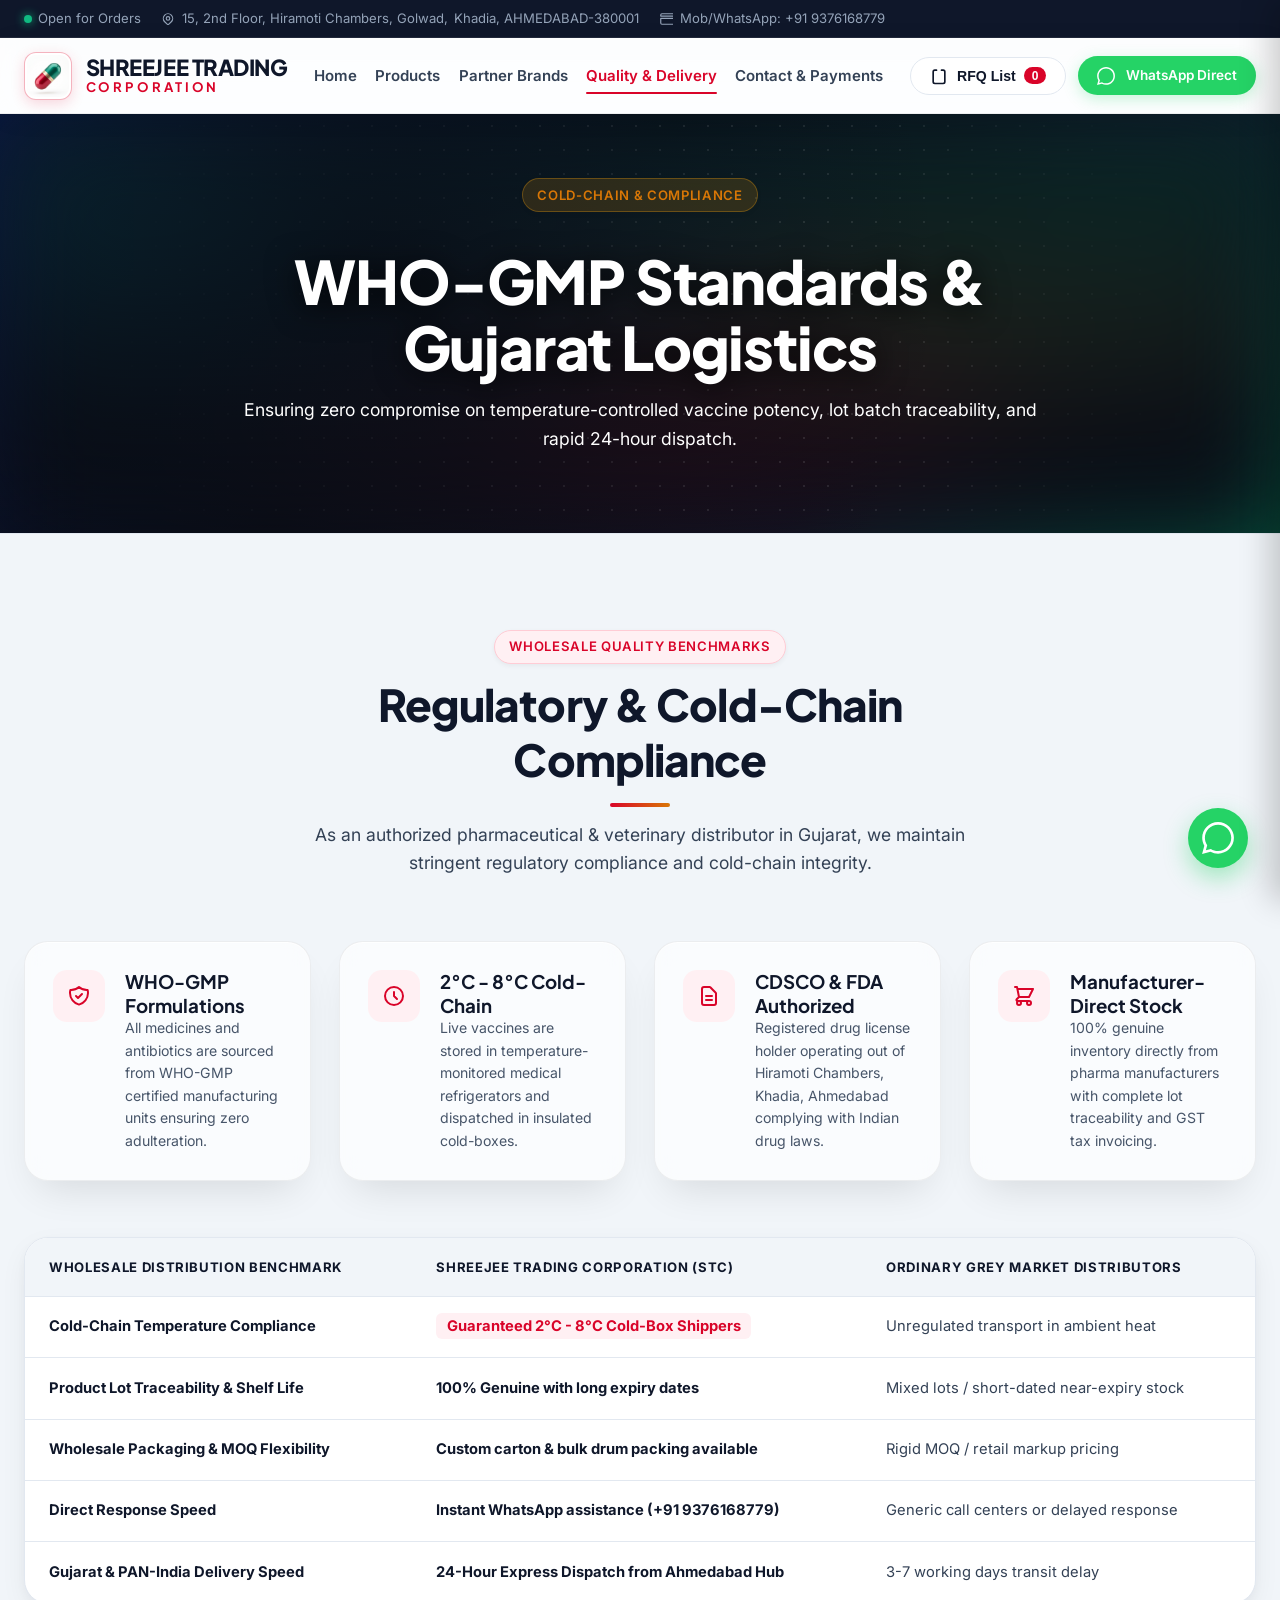
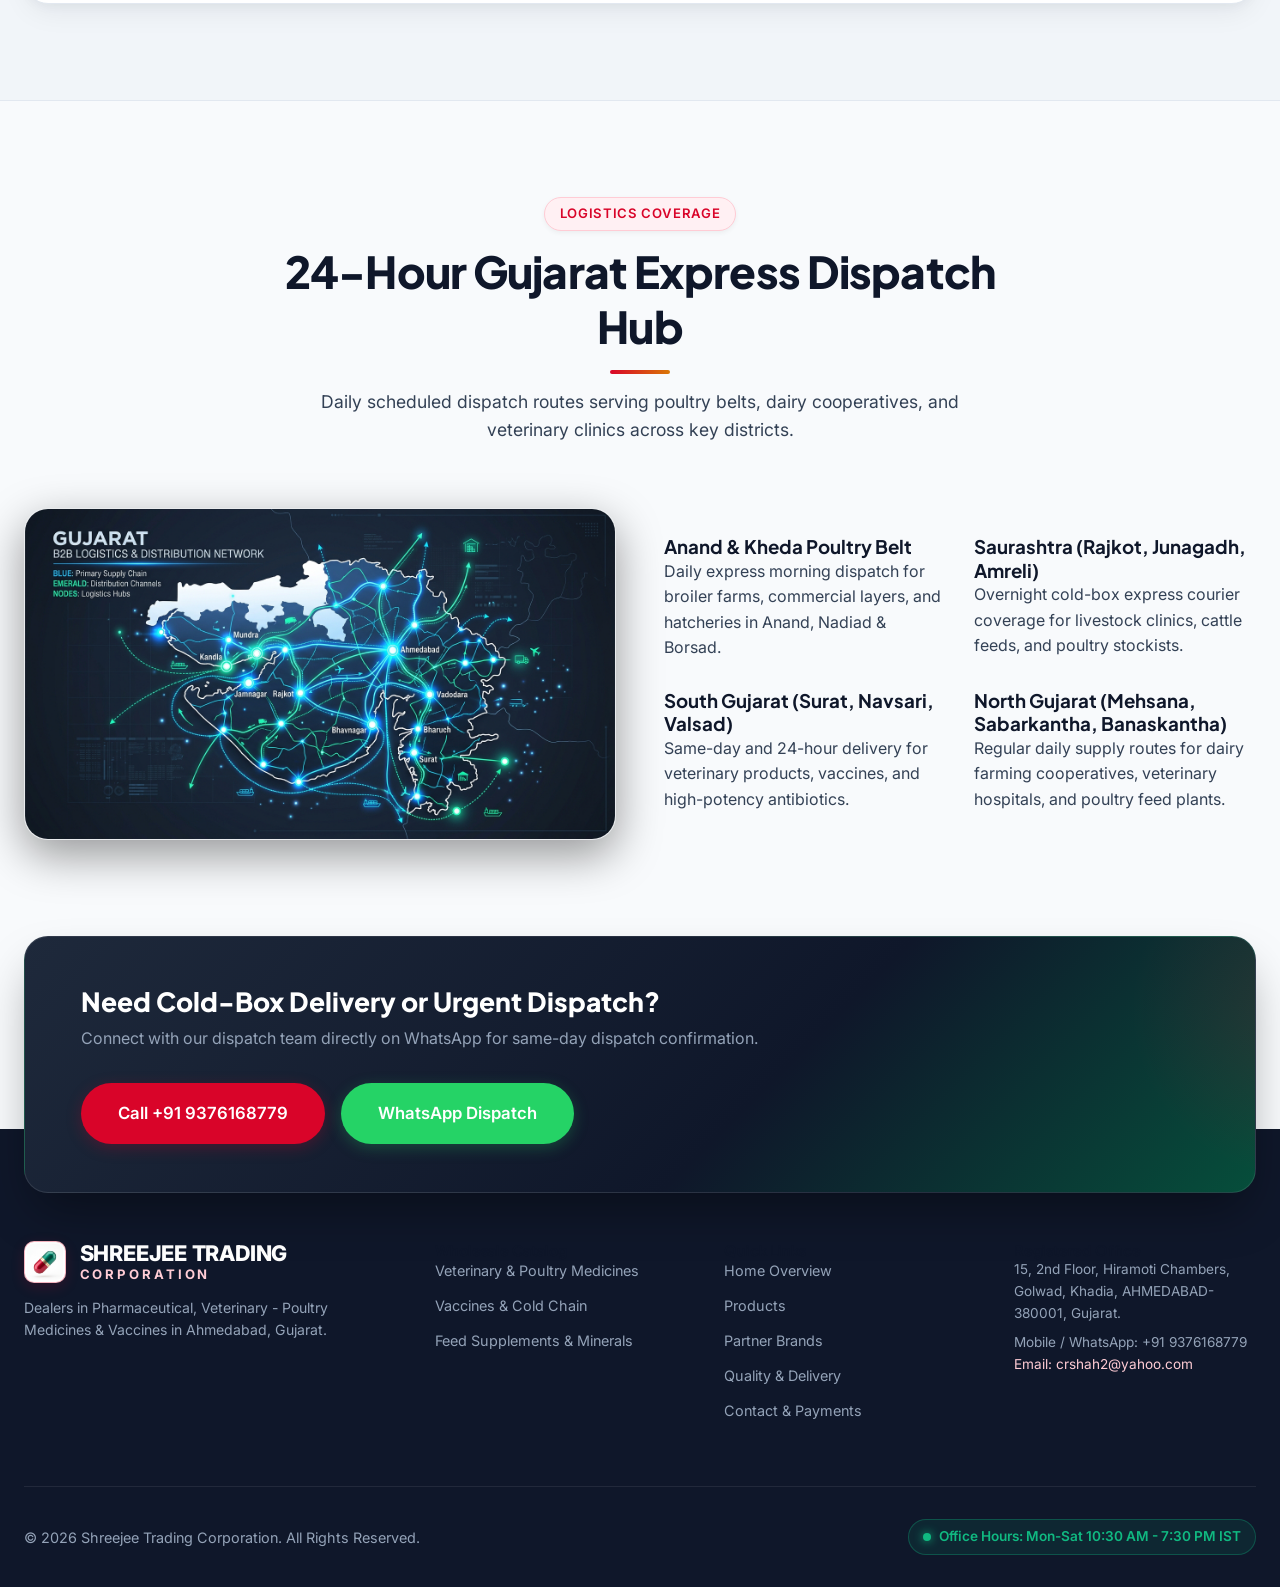
<file: quality.html>
<!DOCTYPE html>
<html lang="en">
<head>
  <meta charset="UTF-8">
  <meta name="viewport" content="width=device-width, initial-scale=1.0">
  <title>Quality Standards & Gujarat Delivery Network | Shreejee Trading Corporation</title>
  <meta name="description" content="WHO-GMP compliance, 2°C-8°C cold-chain logistics, and 24-hour express dispatch across Gujarat districts by Shreejee Trading Corporation.">
  <link rel="icon" type="image/jpeg" href="assets/stc_logo.jpg?v=20260808">
  <link rel="preconnect" href="https://fonts.googleapis.com">
  <link rel="preconnect" href="https://fonts.gstatic.com" crossorigin>
  <link href="https://fonts.googleapis.com/css2?family=Inter:wght@400;500;600;700;800&family=Plus+Jakarta+Sans:wght@400;500;600;700;800&display=swap" rel="stylesheet">
  <link rel="stylesheet" href="styles.css?v=20260906k">
</head>
<body>
  <!-- Skip to Main Content Link -->
  <a href="#main" class="skip-link">Skip to main content</a>

  <!-- Top Announcement Bar -->
  <div class="top-bar">
    <div class="container">
      <div class="top-bar-info">
        <span class="top-bar-item">
          <span class="status-dot-pulse"></span>
          Open for Orders
        </span>
        <span class="top-bar-item">
          <svg width="14" height="14" fill="none" stroke="currentColor" viewBox="0 0 24 24"><path stroke-linecap="round" stroke-linejoin="round" stroke-width="2" d="M17.657 16.657L13.414 20.9a1.998 1.998 0 01-2.827 0l-4.244-4.243a8 8 0 1111.314 0z"/><path stroke-linecap="round" stroke-linejoin="round" stroke-width="2" d="M15 11a3 3 0 11-6 0 3 3 0 016 0z"/></svg>
          <span class="top-bar-desktop-only">15, 2nd Floor, Hiramoti Chambers, Golwad, </span>Khadia, AHMEDABAD-380001
        </span>
        <span class="top-bar-item">
          <svg width="14" height="14" fill="none" stroke="currentColor" viewBox="0 0 24 24"><path stroke-linecap="round" stroke-linejoin="round" stroke-width="2" d="M3 5a2 2 0 012-2h32a2 2 0 012 2v2H3V5zm0 6h32v8a2 2 0 01-2 2H5a2 2 0 01-2-2v-8z"/></svg>
          Mob/WhatsApp: +91 9376168779
        </span>
      </div>
    </div>
  </div>

  <!-- Header & Navigation Bar -->
  <nav class="navbar">
    <div class="container">
      <a href="index.html" class="logo">
        <img src="assets/stc_logo.jpg?v=20260808" alt="Shreejee Trading Corporation Logo" class="stc-logo-img" width="48" height="48">
        <div class="logo-text">
          <span class="logo-title-top">SHREEJEE TRADING</span>
          <span class="logo-title-sub">Corporation</span>
        </div>
      </a>

      <button class="mobile-menu-btn" aria-label="Toggle navigation menu" aria-expanded="false" onclick="document.querySelector('.nav-menu').classList.toggle('active')">
        <svg width="24" height="24" fill="none" stroke="currentColor" viewBox="0 0 24 24">
          <path stroke-linecap="round" stroke-linejoin="round" stroke-width="2" d="M4 6h16M4 12h16M4 18h16"/>
        </svg>
      </button>
      <ul class="nav-menu">
        <li><a href="index.html" class="nav-link">Home</a></li>
        <li><a href="products.html" class="nav-link">Products</a></li>
        <li><a href="partners.html" class="nav-link">Partner Brands</a></li>
        <li><a href="quality.html" class="nav-link active">Quality & Delivery</a></li>
        <li><a href="contact.html" class="nav-link">Contact & Payments</a></li>
      </ul>

      <div class="nav-actions">
        <button class="quote-trigger" onclick="toggleQuoteDrawer(true)">
          <svg width="20" height="20" fill="none" stroke="currentColor" viewBox="0 0 24 24">
            <path stroke-linecap="round" stroke-linejoin="round" stroke-width="2" d="M9 5H7a2 2 0 00-2 2v12a2 2 0 002 2h10a2 2 0 002-2V7a2 2 0 00-2-2h-2M9 5a2 2 0 022-2h2a2 2 0 012 2"/>
          </svg>
          RFQ List
          <span class="quote-badge" id="quoteBadgeCount">0</span>
        </button>

        <a href="https://wa.me/919376168779?text=Hello,%20I%20want%20to%20inquire%20about%20cold-chain%20delivery." target="_blank" rel="noopener noreferrer" class="btn btn-whatsapp btn-sm" style="white-space: nowrap; flex-shrink: 0;">
          <svg width="18" height="18" fill="currentColor" viewBox="0 0 24 24"><path d="M.057 24l1.687-6.163c-1.041-1.804-1.588-3.849-1.587-5.946.003-6.556 5.338-11.891 11.893-11.891 3.181.001 6.167 1.24 8.413 3.488 2.245 2.248 3.481 5.236 3.48 8.414-.003 6.557-5.338 11.892-11.893 11.892-1.99-.001-3.951-.5-5.688-1.448l-6.305 1.654zm6.597-3.807c1.676.995 3.276 1.591 5.392 1.592 5.448 0 9.886-4.434 9.889-9.885.002-5.462-4.415-9.89-9.881-9.892-5.452 0-9.887 4.434-9.889 9.884-.001 2.225.651 3.891 1.746 5.634l-.999 3.648 3.742-.981z"/></svg>
          <span class="nav-wa-full">WhatsApp Direct</span>
          <span class="nav-wa-short" style="display: none;">WhatsApp</span>
        </a>
      </div>
    </div>
  </nav>

  <!-- Main Content Landmark -->
  <main id="main">

  <!-- Page Header -->
  <section class="hero" style="padding: 4rem 0 5rem;">
    <div class="hero-mesh-bg"></div>
    <div class="hero-dot-grid"></div>
    <div class="container" style="position: relative; z-index: 3;">
      <div style="text-align: center; max-width: 800px; margin: 0 auto;">
        <span class="badge badge-amber" style="margin-bottom: 1rem;">COLD-CHAIN & COMPLIANCE</span>
        <h1 class="hero-title" style="margin-bottom: 1rem;">WHO-GMP Standards & Gujarat Logistics</h1>
        <p style="color: var(--slate-300); font-size: 1.1rem; line-height: 1.6;">
          Ensuring zero compromise on temperature-controlled vaccine potency, lot batch traceability, and rapid 24-hour dispatch.
        </p>
      </div>
    </div>
  </section>

  <!-- Quality Compliance Section -->
  <section class="section compliance-section" id="compliance">
    <div class="container">
      <div class="section-header">
        <span class="badge badge-primary">Wholesale Quality Benchmarks</span>
        <h2 class="section-title">Regulatory & Cold-Chain Compliance</h2>
        <p class="section-desc">As an authorized pharmaceutical & veterinary distributor in Gujarat, we maintain stringent regulatory compliance and cold-chain integrity.</p>
      </div>

      <div class="badge-grid animate-reveal">
        <div class="badge-card">
          <div class="badge-card-icon">
            <svg width="24" height="24" fill="none" stroke="currentColor" viewBox="0 0 24 24"><path stroke-linecap="round" stroke-linejoin="round" stroke-width="2" d="M9 12l2 2 4-4m5.618-4.016A11.955 11.955 0 0112 2.944a11.955 11.955 0 01-8.618 3.04A12.02 12.02 0 003 9c0 5.591 3.824 10.29 9 11.622 5.176-1.332 9-6.03 9-11.622 0-1.042-.133-2.052-.382-3.016z"/></svg>
          </div>
          <div>
            <h3>WHO-GMP Formulations</h3>
            <p>All medicines and antibiotics are sourced from WHO-GMP certified manufacturing units ensuring zero adulteration.</p>
          </div>
        </div>

        <div class="badge-card">
          <div class="badge-card-icon">
            <svg width="24" height="24" fill="none" stroke="currentColor" viewBox="0 0 24 24"><path stroke-linecap="round" stroke-linejoin="round" stroke-width="2" d="M12 8v4l3 3m6-3a9 9 0 11-18 0 9 9 0 0118 0z"/></svg>
          </div>
          <div>
            <h3>2°C - 8°C Cold-Chain</h3>
            <p>Live vaccines are stored in temperature-monitored medical refrigerators and dispatched in insulated cold-boxes.</p>
          </div>
        </div>

        <div class="badge-card">
          <div class="badge-card-icon">
            <svg width="24" height="24" fill="none" stroke="currentColor" viewBox="0 0 24 24"><path stroke-linecap="round" stroke-linejoin="round" stroke-width="2" d="M9 12h6m-6 4h6m2 5H7a2 2 0 01-2-2V5a2 2 0 012-2h5.586a1 1 0 01.707.293l5.414 5.414a1 1 0 01.293.707V19a2 2 0 01-2 2z"/></svg>
          </div>
          <div>
            <h3>CDSCO & FDA Authorized</h3>
            <p>Registered drug license holder operating out of Hiramoti Chambers, Khadia, Ahmedabad complying with Indian drug laws.</p>
          </div>
        </div>

        <div class="badge-card">
          <div class="badge-card-icon">
            <svg width="24" height="24" fill="none" stroke="currentColor" viewBox="0 0 24 24"><path stroke-linecap="round" stroke-linejoin="round" stroke-width="2" d="M3 3h2l.4 2M7 13h10l4-8H5.4M7 13L5.4 5M7 13l-2.293 2.293c-.63.63-.184 1.707.707 1.707H17m0 0a2 2 0 100 4 2 2 0 000-4zm-8 2a2 2 0 11-4 0 2 2 0 014 0z"/></svg>
          </div>
          <div>
            <h3>Manufacturer-Direct Stock</h3>
            <p>100% genuine inventory directly from pharma manufacturers with complete lot traceability and GST tax invoicing.</p>
          </div>
        </div>
      </div>

      <!-- B2B Comparison Matrix Table -->
      <div class="comparison-table-wrapper">
        <table class="comparison-table">
          <thead>
            <tr>
              <th>Wholesale Distribution Benchmark</th>
              <th>Shreejee Trading Corporation (STC)</th>
              <th>Ordinary Grey Market Distributors</th>
            </tr>
          </thead>
          <tbody>
            <tr>
              <td><strong>Cold-Chain Temperature Compliance</strong></td>
              <td><span class="stc-highlight">Guaranteed 2°C - 8°C Cold-Box Shippers</span></td>
              <td>Unregulated transport in ambient heat</td>
            </tr>
            <tr>
              <td><strong>Product Lot Traceability & Shelf Life</strong></td>
              <td><strong>100% Genuine with long expiry dates</strong></td>
              <td>Mixed lots / short-dated near-expiry stock</td>
            </tr>
            <tr>
              <td><strong>Wholesale Packaging & MOQ Flexibility</strong></td>
              <td><strong>Custom carton & bulk drum packing available</strong></td>
              <td>Rigid MOQ / retail markup pricing</td>
            </tr>
            <tr>
              <td><strong>Direct Response Speed</strong></td>
              <td><strong>Instant WhatsApp assistance (+91 9376168779)</strong></td>
              <td>Generic call centers or delayed response</td>
            </tr>
            <tr>
              <td><strong>Gujarat & PAN-India Delivery Speed</strong></td>
              <td><strong>24-Hour Express Dispatch from Ahmedabad Hub</strong></td>
              <td>3-7 working days transit delay</td>
            </tr>
          </tbody>
        </table>
      </div>
    </div>
  </section>

  <!-- Gujarat Delivery Network Section -->
  <section class="section" id="network">
    <div class="container">
      <div class="section-header">
        <span class="badge badge-primary">Logistics Coverage</span>
        <h2 class="section-title">24-Hour Gujarat Express Dispatch Hub</h2>
        <p class="section-desc">Daily scheduled dispatch routes serving poultry belts, dairy cooperatives, and veterinary clinics across key districts.</p>
      </div>

      <div class="network-layout">
        <div class="network-map animate-reveal">
          <img src="assets/gujarat-map.jpg" alt="Gujarat Logistics Distribution Network Map" loading="lazy">
        </div>
        <div class="delivery-grid">
          <div class="delivery-card animate-reveal delay-1">
            <h3>Anand & Kheda Poultry Belt</h3>
            <p>Daily express morning dispatch for broiler farms, commercial layers, and hatcheries in Anand, Nadiad & Borsad.</p>
          </div>

          <div class="delivery-card animate-reveal delay-2">
            <h3>Saurashtra (Rajkot, Junagadh, Amreli)</h3>
            <p>Overnight cold-box express courier coverage for livestock clinics, cattle feeds, and poultry stockists.</p>
          </div>

          <div class="delivery-card animate-reveal delay-3">
            <h3>South Gujarat (Surat, Navsari, Valsad)</h3>
            <p>Same-day and 24-hour delivery for veterinary products, vaccines, and high-potency antibiotics.</p>
          </div>

          <div class="delivery-card animate-reveal delay-4">
            <h3>North Gujarat (Mehsana, Sabarkantha, Banaskantha)</h3>
            <p>Regular daily supply routes for dairy farming cooperatives, veterinary hospitals, and poultry feed plants.</p>
          </div>
        </div>
      </div>
    </div>
  </section>

  <!-- Pre-Footer CTA -->
  <div class="prefooter-cta">
    <div class="container">
      <div class="prefooter-cta-inner">
        <div class="prefooter-cta-text">
          <h3>Need Cold-Box Delivery or Urgent Dispatch?</h3>
          <p>Connect with our dispatch team directly on WhatsApp for same-day dispatch confirmation.</p>
        </div>
        <div class="prefooter-cta-actions">
          <a href="tel:+919376168779" class="btn btn-primary btn-lg">Call +91 9376168779</a>
          <a href="https://wa.me/919376168779?text=Hello,%20I%20need%20urgent%20dispatch%20for%20veterinary%20medicines." target="_blank" class="btn btn-whatsapp btn-lg">WhatsApp Dispatch</a>
        </div>
      </div>
    </div>
  </div>

  </main>

  <!-- Footer -->
  <footer class="footer" style="padding-top: 7rem;">
    <div class="container">
      <div class="footer-grid">
        <div>
          <div class="footer-logo-wrap">
            <img src="assets/stc_logo.jpg?v=20260808" alt="STC Company Logo" class="stc-logo-img stc-logo-img--footer" width="42" height="42">
            <div>
              <div style="color: #FFFFFF; font-size: 1.35rem; font-weight: 800; letter-spacing: -0.01em; text-transform: uppercase; line-height: 1.05;">SHREEJEE TRADING</div>
              <div style="color: #ffccd5; font-size: 0.82rem; font-weight: 700; letter-spacing: 0.22em; text-transform: uppercase; line-height: 1.1; margin-top: 0.15rem;">Corporation</div>
            </div>
          </div>
          <p style="color: var(--slate-400); font-size: 0.88rem; line-height: 1.6;">
            Dealers in Pharmaceutical, Veterinary - Poultry Medicines & Vaccines in Ahmedabad, Gujarat.
          </p>
        </div>

        <div>
          <h4>Wholesale Catalog</h4>
          <ul class="footer-links">

            <li><a href="products.html">Veterinary & Poultry Medicines</a></li>
            <li><a href="products.html">Vaccines & Cold Chain</a></li>
            <li><a href="products.html">Feed Supplements & Minerals</a></li>
          </ul>
        </div>

        <div>
          <h4>Quick Links</h4>
          <ul class="footer-links">
            <li><a href="index.html">Home Overview</a></li>
            <li><a href="products.html">Products</a></li>
            <li><a href="partners.html">Partner Brands</a></li>
            <li><a href="quality.html">Quality & Delivery</a></li>
            <li><a href="contact.html">Contact & Payments</a></li>
          </ul>
        </div>

        <div>
          <h4>Registered Office</h4>
          <p style="font-size: 0.85rem; color: var(--slate-400); margin-bottom: 0.5rem;">
            15, 2nd Floor, Hiramoti Chambers, Golwad, Khadia, AHMEDABAD-380001, Gujarat.
          </p>
          <p style="font-size: 0.85rem; color: var(--slate-300);">Mobile / WhatsApp: +91 9376168779</p>
          <p style="font-size: 0.85rem; color: var(--stc-red-light);">Email: crshah2@yahoo.com</p>
        </div>
      </div>

      <div class="footer-bottom">
        <p>&copy; 2026 Shreejee Trading Corporation. All Rights Reserved.</p>
        <span class="footer-status-badge">
          <span class="status-dot-pulse"></span>
          Office Hours: Mon-Sat 10:30 AM - 7:30 PM IST
        </span>
        
      </div>
    </div>
  </footer>

  <button class="back-to-top" id="backToTop" onclick="window.scrollTo({top:0,behavior:'smooth'})" title="Back to Top">
    <svg width="20" height="20" fill="none" stroke="currentColor" viewBox="0 0 24 24"><path stroke-linecap="round" stroke-linejoin="round" stroke-width="2" d="M5 15l7-7 7 7"/></svg>
  </button>

  <div class="drawer-overlay" id="drawerOverlay" onclick="toggleQuoteDrawer(false)"></div>
  <div class="drawer" id="quoteDrawer" role="dialog" aria-modal="true" aria-labelledby="quoteDrawerTitle" aria-hidden="true">
    <div class="drawer-header">
      <h3 id="quoteDrawerTitle">Inquiry Quote List</h3>
      <button class="drawer-close-btn" onclick="toggleQuoteDrawer(false)" aria-label="Close quote drawer">&times;</button>
    </div>
    <div class="drawer-body" id="drawerQuoteList"></div>
    <div class="drawer-footer">
      <button class="btn btn-whatsapp btn-lg" style="width: 100%;" onclick="sendWhatsAppRFQ()">
        Send Quote List via WhatsApp
      </button>
    </div>
  </div>

  <a href="https://wa.me/919376168779?text=Hello,%20I%20want%20to%20inquire%20about%20cold-chain%20delivery." target="_blank" rel="noopener noreferrer" class="floating-whatsapp floating-whatsapp-pulse" aria-label="Direct WhatsApp Inquiry with Chetan Shah" title="Direct WhatsApp Inquiry">
    <svg width="32" height="32" fill="currentColor" viewBox="0 0 24 24"><path d="M.057 24l1.687-6.163c-1.041-1.804-1.588-3.849-1.587-5.946.003-6.556 5.338-11.891 11.893-11.891 3.181.001 6.167 1.24 8.413 3.488 2.245 2.248 3.481 5.236 3.48 8.414-.003 6.557-5.338 11.892-11.893 11.892-1.99-.001-3.951-.5-5.688-1.448l-6.305 1.654zm6.597-3.807c1.676.995 3.276 1.591 5.392 1.592 5.448 0 9.886-4.434 9.889-9.885.002-5.462-4.415-9.89-9.881-9.892-5.452 0-9.887 4.434-9.889 9.884-.001 2.225.651 3.891 1.746 5.634l-.999 3.648 3.742-.981z"/></svg>
  </a>

  <div id="quickViewModalContainer"></div>
  <script src="app.js?v=20260906k"></script>
</body>
</html>
</file>
<file: styles.css>
/* ==========================================================================
   Shreejee Trading Corporation (STC) - Modern Styling System
   Incorporating Authentic Business Card Branding & Visual Theme
   Proprietor: Chetan Shah | Registered Office: Hiramoti Chambers, Ahmedabad
   Brand Colors: STC Crimson Red (#d90429), Deep Emerald (#064e3b), Dark Slate
   ========================================================================== */

:root {
  /* Brand Crimson Red & Accent Colors */
  --stc-red: #d90429;
  --stc-red-dark: #a0001c;
  --stc-red-light: #ffccd5;
  --stc-red-bg: #fff0f3;

  /* Premium Accent: Champagne Gold */
  --gold: #D97706;
  --gold-light: #FDE68A;
  --gold-bg: rgba(245, 158, 11, 0.08);
  --gold-glow: rgba(245, 158, 11, 0.25);

  /* Premium Accent: Clinical Teal */
  --teal: #0D9488;
  --teal-light: #5EEAD4;
  --teal-glow: rgba(6, 182, 212, 0.2);

  --primary-900: #0f172a;
  --primary-800: #1e293b;
  --primary-700: #064e3b;
  --primary-600: #047857;
  --primary-500: #10b981;

  /* Theme Background & Text Variables */
  --bg-page: #f8fafc;
  --bg-section-alt: #f1f5f9;
  --card-bg: #ffffff;
  --border-color: #e2e8f0;
  --text-heading: #0f172a;
  --text-body: #334155;
  --text-muted: #475569;
  --input-bg: #ffffff;
  --input-border: #cbd5e1;

  --slate-900: #0f172a;
  --slate-800: #1e293b;
  --slate-700: #334155;
  --slate-600: #475569;
  --slate-500: #64748b;
  --slate-400: #94a3b8;
  --slate-200: #e2e8f0;
  --slate-100: #f1f5f9;
  --slate-50: #f8fafc;

  --bg-gradient: linear-gradient(135deg, #1e293b 0%, #0f172a 50%, #064e3b 100%);
  --card-shadow: 0 10px 30px -5px rgba(15, 23, 42, 0.08), 0 4px 12px -2px rgba(0, 0, 0, 0.04);
  --hover-shadow: 0 20px 40px -10px rgba(217, 4, 41, 0.18), 0 8px 20px -4px rgba(0, 0, 0, 0.08);
  --glass-bg: rgba(255, 255, 255, 0.75);
  --glass-border: rgba(255, 255, 255, 0.6);
  --glass-card-bg: rgba(255, 255, 255, 0.65);
  --glass-card-border: rgba(0, 0, 0, 0.06);
  --glass-card-shadow: 0 20px 40px -15px rgba(0, 0, 0, 0.12), inset 0 1px 0 0 rgba(255, 255, 255, 0.8);
  --glass-card-hover-shadow: 0 30px 60px -20px rgba(217, 4, 41, 0.18), inset 0 1px 0 0 rgba(255, 255, 255, 1);
  --spotlight-color: rgba(217, 4, 41, 0.08);

  --font-heading: 'Plus Jakarta Sans', sans-serif;
  --font-body: 'Inter', sans-serif;

  --radius-sm: 8px;
  --radius-md: 14px;
  --radius-lg: 24px;
  --radius-full: 9999px;

  --transition: all 0.3s cubic-bezier(0.4, 0, 0.2, 1);
  --spring: all 0.5s cubic-bezier(0.34, 1.56, 0.64, 1);
}

/* Reset & Base Styles */
*, *::before, *::after {
  box-sizing: border-box;
  margin: 0;
  padding: 0;
}

html {
  scroll-behavior: smooth;
  font-size: 16px;
}

body {
  font-family: var(--font-body);
  background-color: var(--bg-page);
  color: var(--text-body);
  line-height: 1.6;
  overflow-x: hidden;
  transition: background-color 0.3s ease, color 0.3s ease;
}

/* Universal Accessible Focus System */
:focus-visible {
  outline: 2px solid var(--stc-red);
  outline-offset: 2px;
}

button:focus-visible,
a:focus-visible,
input:focus-visible,
select:focus-visible,
textarea:focus-visible,
[tabindex]:focus-visible {
  outline: 2px solid var(--stc-red);
  outline-offset: 2px;
}

/* Container */
.container {
  width: 100%;
  max-width: 1280px;
  margin: 0 auto;
  padding: 0 1.5rem;
}

/* Typography */
h1, h2, h3, h4, h5, h6 {
  font-family: var(--font-heading);
  color: var(--text-heading);
  line-height: 1.25;
  font-weight: 700;
}

a {
  color: inherit;
  text-decoration: none;
}

/* Utilities */
.text-gradient {
  background: linear-gradient(135deg, #d90429 0%, #ff4d6d 100%);
  -webkit-background-clip: text;
  -webkit-text-fill-color: transparent;
}

/* Layout Utilities */
.text-center { text-align: center; }
.mx-auto { margin-left: auto; margin-right: auto; }
.mb-1 { margin-bottom: 0.25rem; }
.mb-2 { margin-bottom: 0.5rem; }
.mb-3 { margin-bottom: 1rem; }
.mb-4 { margin-bottom: 1.5rem; }
.mb-5 { margin-bottom: 2rem; }
.mt-1 { margin-top: 0.25rem; }
.mt-2 { margin-top: 0.5rem; }
.mt-3 { margin-top: 1rem; }
.mt-4 { margin-top: 1.5rem; }
.mt-5 { margin-top: 2rem; }
.py-4 { padding-top: 1.5rem; padding-bottom: 1.5rem; }
.py-5 { padding-top: 2rem; padding-bottom: 2rem; }
.flex-shrink-0 { flex-shrink: 0; }
.white-space-nowrap { white-space: nowrap; }
.d-block { display: block; }
.d-none { display: none; }
.w-100 { width: 100%; }
.max-w-800 { max-width: 800px; }
.max-w-600 { max-width: 600px; }
.hero-compact { padding: 4rem 0 5rem; }

.badge {
  display: inline-flex;
  align-items: center;
  gap: 0.5rem;
  padding: 0.35rem 0.9rem;
  border-radius: var(--radius-full);
  font-size: 0.82rem;
  font-weight: 600;
  text-transform: uppercase;
  letter-spacing: 0.05em;
  box-shadow: 0 2px 5px rgba(0, 0, 0, 0.05);
}

.badge-primary {
  background: var(--stc-red-bg);
  color: var(--stc-red);
  border: 1px solid var(--stc-red-light);
}

.badge-amber {
  background: rgba(245, 158, 11, 0.15);
  color: #d97706;
  border: 1px solid rgba(245, 158, 11, 0.3);
}

/* Buttons */
.btn {
  display: inline-flex;
  align-items: center;
  justify-content: center;
  gap: 0.65rem;
  padding: 0.75rem 1.6rem;
  border-radius: var(--radius-full);
  font-family: var(--font-body);
  font-size: 0.95rem;
  font-weight: 600;
  cursor: pointer;
  transition: var(--spring);
  border: 1px solid transparent;
  white-space: nowrap;
}

.btn-sm {
  padding: 0.5rem 1.15rem;
  font-size: 0.85rem;
}

.btn-lg {
  padding: 1rem 2.25rem;
  font-size: 1.05rem;
}

.btn-primary {
  background: var(--stc-red);
  color: #ffffff;
  box-shadow: 0 4px 15px rgba(217, 4, 41, 0.25);
}

.btn-primary:hover {
  background: var(--stc-red-dark);
  transform: translateY(-3px);
  box-shadow: 0 8px 25px rgba(217, 4, 41, 0.35), 0 0 40px rgba(217, 4, 41, 0.15);
}

.btn-accent {
  background: linear-gradient(135deg, #d90429 0%, #ff4d6d 100%);
  color: #ffffff;
  box-shadow: 0 4px 15px rgba(217, 4, 41, 0.3);
}

.btn-accent:hover {
  transform: translateY(-3px);
  box-shadow: 0 8px 25px rgba(217, 4, 41, 0.45), 0 0 50px rgba(217, 4, 41, 0.15);
}

.btn-outline {
  background: transparent;
  color: var(--text-heading);
  border-color: var(--border-color);
}

.btn-outline:hover {
  background: var(--card-bg);
  border-color: var(--stc-red);
  color: var(--stc-red);
  transform: translateY(-2px);
}

.btn-whatsapp {
  background-color: #25D366;
  color: #ffffff;
  box-shadow: 0 4px 15px rgba(37, 211, 102, 0.25);
}

.btn-whatsapp:hover {
  background-color: #1ebd5b;
  transform: translateY(-3px);
  box-shadow: 0 8px 25px rgba(37, 211, 102, 0.4), 0 0 40px rgba(37, 211, 102, 0.15);
}

/* Top Announcement Bar */
.top-bar {
  background: var(--slate-900);
  color: var(--slate-400);
  font-size: 0.82rem;
  padding: 0.5rem 0;
  border-bottom: 1px solid rgba(255, 255, 255, 0.08);
}

.top-bar .container {
  display: flex;
  justify-content: space-between;
  align-items: center;
  flex-wrap: wrap;
  gap: 0.5rem;
}

.top-bar-info {
  display: flex;
  align-items: center;
  gap: 1.25rem;
  flex-wrap: wrap;
}

.top-bar-item {
  display: inline-flex;
  align-items: center;
  gap: 0.4rem;
}

.top-bar-item strong {
  color: #ffffff;
  font-weight: 600;
}

/* Navigation Bar */
.navbar {
  position: sticky;
  top: 0;
  z-index: 100;
  background: var(--glass-bg);
  backdrop-filter: blur(20px) saturate(180%);
  -webkit-backdrop-filter: blur(20px) saturate(180%);
  border-bottom: 1px solid var(--glass-card-border);
  padding: 0.85rem 0;
  box-shadow: 0 4px 30px rgba(0, 0, 0, 0.04);
  transition: var(--transition);
}

.navbar.scrolled {
  padding: 0.6rem 0;
  box-shadow: var(--card-shadow);
}

.navbar .container {
  display: flex;
  align-items: center;
  justify-content: space-between;
  gap: 1rem;
}

.logo {
  display: flex;
  align-items: center;
  gap: 0.85rem;
  flex-shrink: 0;
  text-decoration: none;
}

.stc-logo-badge {
  min-width: 58px !important;
  width: auto;
  height: 44px;
  padding: 0 0.85rem;
  background: var(--stc-red);
  border-radius: 10px;
  display: flex;
  align-items: center;
  justify-content: center;
  color: #ffffff;
  font-family: var(--font-heading);
  font-weight: 800;
  font-size: 1.15rem;
  box-shadow: 0 4px 12px rgba(217, 4, 41, 0.35);
  position: relative;
  overflow: hidden;
  flex-shrink: 0 !important;
  white-space: nowrap;
  letter-spacing: 0.04em;
}

.stc-stripes {
  position: absolute;
  top: -10px;
  right: -10px;
  width: 30px;
  height: 60px;
  background: rgba(255, 255, 255, 0.18);
  transform: rotate(35deg);
  pointer-events: none;
}

.stc-logo-text {
  position: relative;
  z-index: 2;
  letter-spacing: 0.05em;
  white-space: nowrap;
}

/* ===== COMPANY LOGO IMAGE EMBLEM ===== */
.stc-logo-img {
  width: 48px !important;
  height: 48px !important;
  max-width: 48px !important;
  max-height: 48px !important;
  border-radius: 12px;
  object-fit: contain;
  background: #ffffff;
  padding: 2px;
  box-shadow: 0 4px 14px rgba(217, 4, 41, 0.16);
  border: 1.5px solid rgba(217, 4, 41, 0.3);
  transition: transform 0.3s cubic-bezier(0.16, 1, 0.3, 1), box-shadow 0.3s ease, border-color 0.3s ease;
  flex-shrink: 0 !important;
  display: block;
}

.stc-logo-img--footer {
  width: 42px !important;
  height: 42px !important;
  max-width: 42px !important;
  max-height: 42px !important;
  border-radius: 10px;
}

.logo:hover .stc-logo-img {
  transform: scale(1.08) rotate(-4deg);
  box-shadow: 0 8px 24px rgba(217, 4, 41, 0.28);
  border-color: var(--stc-red);
}

.footer-logo-wrap {
  display: flex;
  align-items: center;
  gap: 0.85rem;
  margin-bottom: 0.85rem;
}

.footer-logo-wrap .stc-logo-img {
  width: 42px !important;
  height: 42px !important;
  max-width: 42px !important;
  max-height: 42px !important;
  border-radius: 10px;
}

.logo-text {
  flex-shrink: 0;
  white-space: nowrap;
  display: flex;
  flex-direction: column;
  justify-content: center;
}

.logo-title-top {
  font-size: 1.38rem;
  font-weight: 800;
  color: var(--text-heading);
  letter-spacing: -0.02em;
  margin-bottom: 0.05rem;
  text-transform: uppercase;
  line-height: 1.05;
  font-family: var(--font-heading);
}

.logo-title-sub {
  font-size: 0.82rem;
  font-weight: 700;
  color: var(--stc-red);
  letter-spacing: 0.22em;
  text-transform: uppercase;
  margin: 0;
  line-height: 1.1;
  font-family: var(--font-heading);
}

.logo-text h2 {
  font-size: 1.15rem;
  font-weight: 800;
  color: var(--text-heading);
  letter-spacing: 0.02em;
  margin-bottom: 0.1rem;
  white-space: nowrap;
}

.logo-text p {
  font-size: 0.72rem;
  color: var(--text-muted);
  font-weight: 600;
  text-transform: uppercase;
  letter-spacing: 0.08em;
  white-space: nowrap;
}

.nav-menu {
  display: flex;
  align-items: center;
  gap: 1.15rem;
  list-style: none;
  flex-wrap: nowrap;
}

.nav-link {
  font-size: 0.94rem;
  font-weight: 600;
  color: var(--text-body);
  transition: var(--transition);
  position: relative;
  padding: 0.4rem 0;
  white-space: nowrap;
  display: inline-block;
}

.nav-link:hover,
.nav-link.active {
  color: var(--stc-red);
}

.nav-link.active::after {
  content: '';
  position: absolute;
  bottom: 0;
  left: 0;
  width: 100%;
  height: 2px;
  background: var(--stc-red);
  border-radius: 2px;
}

.nav-actions {
  display: flex;
  align-items: center;
  gap: 0.75rem;
}

.quote-trigger {
  position: relative;
  background: var(--card-bg);
  border: 1px solid var(--border-color);
  color: var(--text-heading);
  padding: 0.5rem 1.15rem;
  border-radius: var(--radius-full);
  font-weight: 600;
  font-size: 0.88rem;
  display: inline-flex;
  align-items: center;
  gap: 0.5rem;
  cursor: pointer;
  transition: var(--transition);
}

.quote-trigger:hover {
  border-color: var(--stc-red);
  color: var(--stc-red);
}

.quote-badge {
  background: var(--stc-red);
  color: white;
  font-size: 0.75rem;
  font-weight: 700;
  padding: 0.1rem 0.5rem;
  border-radius: var(--radius-full);
}

/* Hero Section */
.hero {
  position: relative;
  background: linear-gradient(135deg, #0B1849 0%, #090D16 40%, #0f172a 70%, #064e3b 100%);
  padding: 7rem 0 8rem;
  overflow: hidden;
  color: #ffffff;
}

.hero-bg-glow {
  position: absolute;
  top: -200px;
  right: -200px;
  width: 600px;
  height: 600px;
  background: radial-gradient(circle, rgba(217, 4, 41, 0.22) 0%, rgba(15, 23, 42, 0) 70%);
  border-radius: 50%;
  pointer-events: none;
  z-index: 1;
}

.hero::before {
  content: '';
  position: absolute;
  inset: 0;
  z-index: 2;
  background: radial-gradient(circle at 30% 40%, rgba(9, 13, 22, 0.8) 0%, transparent 60%);
  pointer-events: none;
}

.hero-grid {
  display: grid;
  grid-template-columns: 1.15fr 0.85fr;
  align-items: center;
  gap: 4rem;
  position: relative;
  z-index: 3;
}

.hero-title {
  font-size: clamp(2.5rem, 4vw + 1rem, 3.75rem);
  color: #ffffff;
  font-weight: 800;
  line-height: 1.1;
  margin: 1.25rem 0;
  letter-spacing: -0.02em;
  filter: drop-shadow(0 4px 15px rgba(0, 0, 0, 0.8));
}

.hero-subtitle {
  font-size: 1.15rem;
  color: var(--slate-300);
  line-height: 1.7;
  margin-bottom: 2.25rem;
  max-width: 580px;
  text-shadow: 0 2px 10px rgba(0, 0, 0, 0.5);
}

.hero-ctas {
  display: flex;
  align-items: center;
  gap: 1rem;
  flex-wrap: wrap;
}

.hero-image-card {
  position: relative;
  border-radius: var(--radius-lg);
  overflow: hidden;
  box-shadow: 0 25px 50px -12px rgba(0, 0, 0, 0.5);
  border: 1px solid rgba(255, 255, 255, 0.15);
}

.hero-image-card img {
  width: 100%;
  height: auto;
  display: block;
  transform: scale(1.02);
  transition: transform 0.6s ease;
}

.hero-image-card:hover img {
  transform: scale(1.06);
}

.hero-glass-overlay {
  position: absolute;
  bottom: 1.5rem;
  left: 1.5rem;
  right: 1.5rem;
  background: rgba(15, 23, 42, 0.82);
  backdrop-filter: blur(12px);
  -webkit-backdrop-filter: blur(12px);
  border: 1px solid rgba(255, 255, 255, 0.18);
  border-radius: var(--radius-md);
  padding: 1.15rem 1.35rem;
  display: flex;
  align-items: center;
  gap: 1rem;
}

.overlay-icon {
  width: 48px;
  height: 48px;
  background: var(--stc-red);
  border-radius: 12px;
  display: flex;
  align-items: center;
  justify-content: center;
  color: white;
  flex-shrink: 0;
}

.overlay-text h4 {
  color: white;
  font-size: 1rem;
  margin-bottom: 0.15rem;
}

.overlay-text p {
  color: var(--slate-300);
  font-size: 0.82rem;
}

/* Authentic Business Card Replica Banner */
.stats-banner {
  background: var(--card-bg);
  border-top: 1px solid var(--border-color);
  border-bottom: 1px solid var(--border-color);
  padding: 3.5rem 0;
  position: relative;
  z-index: 10;
  margin-top: -3.5rem;
}

.card-replica-banner {
  background: linear-gradient(135deg, var(--card-bg) 0%, var(--bg-section-alt) 100%);
  border: 2px solid var(--border-color);
  border-left: 6px solid var(--stc-red);
  border-radius: var(--radius-lg);
  padding: 1.75rem 2.25rem;
  margin-bottom: 2.75rem;
  display: flex;
  justify-content: space-between;
  align-items: center;
  flex-wrap: wrap;
  gap: 1.5rem;
  box-shadow: var(--card-shadow);
}

.card-replica-left {
  display: flex;
  align-items: center;
  gap: 1.25rem;
}

.card-replica-details h3 {
  font-size: 1.35rem;
  color: var(--text-heading);
  font-weight: 800;
  letter-spacing: 0.02em;
}

.card-replica-details p {
  font-size: 0.9rem;
  color: var(--text-body);
  font-weight: 500;
}

.card-replica-contact {
  display: flex;
  flex-direction: column;
  gap: 0.25rem;
  font-size: 0.88rem;
  color: var(--text-body);
  text-align: right;
}

.card-replica-contact strong {
  color: var(--text-heading);
  font-weight: 700;
}

.stats-card {
  display: grid;
  grid-template-columns: repeat(4, 1fr);
  gap: 2rem;
}

.stat-item {
  display: flex;
  align-items: center;
  gap: 1.15rem;
}

.stat-icon {
  width: 54px;
  height: 54px;
  border-radius: 14px;
  background: linear-gradient(135deg, var(--stc-red-bg) 0%, rgba(245, 158, 11, 0.08) 100%);
  color: var(--stc-red);
  display: flex;
  align-items: center;
  justify-content: center;
  flex-shrink: 0;
  box-shadow: 0 4px 12px rgba(217, 4, 41, 0.1);
}

.stat-info h3 {
  font-size: 1.75rem;
  font-weight: 800;
  color: var(--text-heading);
  margin-bottom: 0.15rem;
}

.stat-info p {
  font-size: 0.88rem;
  color: var(--text-muted);
  font-weight: 500;
}

/* Section Common */
.section {
  padding: 6rem 0;
}

.section-header {
  text-align: center;
  max-width: 720px;
  margin: 0 auto 4rem;
}

.section-title {
  font-size: clamp(1.75rem, 3vw + 0.5rem, 2.75rem);
  font-weight: 800;
  margin: 0.85rem 0;
  letter-spacing: -0.02em;
}

.section-desc {
  font-size: 1.1rem;
  color: var(--text-body);
}

/* Regulatory & Quality Compliance Showcase */
.compliance-section {
  background: var(--bg-section-alt);
  border-top: 1px solid var(--border-color);
  border-bottom: 1px solid var(--border-color);
}

.badge-grid {
  display: grid;
  grid-template-columns: repeat(auto-fit, minmax(260px, 1fr));
  gap: 1.75rem;
  margin-bottom: 3.5rem;
}

.badge-card {
  background: var(--glass-card-bg);
  backdrop-filter: blur(12px) saturate(150%);
  -webkit-backdrop-filter: blur(12px) saturate(150%);
  border: 1px solid var(--glass-card-border);
  border-radius: var(--radius-lg);
  padding: 1.75rem;
  display: flex;
  align-items: flex-start;
  gap: 1.25rem;
  box-shadow: var(--glass-card-shadow);
  transition: var(--spring);
}

.badge-card:hover {
  transform: translateY(-6px);
  box-shadow: var(--glass-card-hover-shadow);
  border-color: rgba(217, 4, 41, 0.3);
}

.badge-card-icon {
  width: 52px;
  height: 52px;
  border-radius: 14px;
  background: var(--stc-red-bg);
  color: var(--stc-red);
  display: flex;
  align-items: center;
  justify-content: center;
  flex-shrink: 0;
}

.badge-card h4 {
  font-size: 1.1rem;
  margin-bottom: 0.35rem;
  color: var(--text-heading);
}

.badge-card p {
  font-size: 0.88rem;
  color: var(--text-muted);
}

.category-card {
  background: var(--glass-card-bg);
  backdrop-filter: blur(12px) saturate(150%);
  -webkit-backdrop-filter: blur(12px) saturate(150%);
  border: 1px solid var(--glass-card-border);
  border-radius: var(--radius-lg);
  overflow: hidden;
  box-shadow: var(--glass-card-shadow);
  transition: var(--spring);
  display: flex;
  flex-direction: column;
}

.category-card:hover {
  transform: translateY(-6px);
  box-shadow: var(--glass-card-hover-shadow);
  border-color: rgba(217, 4, 41, 0.3);
}

.category-card img {
  width: 100%;
  height: 180px;
  object-fit: cover;
  border-bottom: 1px solid var(--glass-card-border);
}

.category-card-content {
  padding: 1.5rem;
  flex: 1;
  display: flex;
  flex-direction: column;
}

.category-card-content h4 {
  font-size: 1.15rem;
  margin-bottom: 0.5rem;
  color: var(--text-heading);
}

.category-card-content p {
  font-size: 0.9rem;
  color: var(--text-muted);
  flex: 1;
  margin-bottom: 1rem;
}

/* Testimonials */
.testimonial-grid {
  display: grid;
  grid-template-columns: repeat(auto-fit, minmax(300px, 1fr));
  gap: 2rem;
  margin-top: 2rem;
}

.testimonial-card {
  background: var(--glass-card-bg);
  border: 1px solid var(--glass-card-border);
  border-radius: var(--radius-lg);
  padding: 2rem;
  box-shadow: var(--glass-card-shadow);
  display: flex;
  flex-direction: column;
  gap: 1.5rem;
}

.testimonial-content {
  position: relative;
}

.quote-icon {
  color: var(--gold-glow);
  margin-bottom: 1rem;
}

.testimonial-content p {
  font-size: 1.05rem;
  line-height: 1.7;
  color: var(--text-heading);
  font-style: italic;
}

.testimonial-author {
  display: flex;
  align-items: center;
  gap: 1rem;
  margin-top: auto;
  padding-top: 1.5rem;
  border-top: 1px solid var(--border-color);
}

.author-avatar {
  width: 48px;
  height: 48px;
  border-radius: 50%;
  background: linear-gradient(135deg, var(--stc-red) 0%, var(--gold) 100%);
  color: white;
  display: flex;
  align-items: center;
  justify-content: center;
  font-weight: 700;
  font-size: 1.2rem;
}

.author-name {
  font-weight: 700;
  color: var(--text-heading);
  margin-bottom: 0.15rem;
}

.author-role {
  font-size: 0.85rem;
  color: var(--text-muted);
}

/* Comparison Matrix Table */
.comparison-table-wrapper {
  background: var(--card-bg);
  border: 1px solid var(--border-color);
  border-radius: var(--radius-lg);
  overflow-x: auto;
  -webkit-overflow-scrolling: touch;
  box-shadow: var(--card-shadow);
}

.comparison-table {
  width: 100%;
  min-width: 650px;
  border-collapse: collapse;
  text-align: left;
}

.comparison-table th,
.comparison-table td {
  padding: 1.15rem 1.5rem;
  border-bottom: 1px solid var(--border-color);
  font-size: 0.92rem;
}

.comparison-table th {
  background: var(--bg-section-alt);
  font-weight: 700;
  color: var(--text-heading);
  text-transform: uppercase;
  font-size: 0.82rem;
  letter-spacing: 0.05em;
}

.comparison-table tr:last-child td {
  border-bottom: none;
}

.comparison-table td strong {
  color: var(--text-heading);
}

.stc-highlight {
  color: var(--stc-red);
  font-weight: 700;
  background: var(--stc-red-bg);
  border-radius: 6px;
  padding: 0.25rem 0.65rem;
}

/* About Us Section */
.about-grid {
  display: grid;
  grid-template-columns: 1fr 1fr;
  align-items: center;
  gap: 4rem;
}

.about-images-wrapper {
  display: grid;
  grid-template-columns: 1fr 1fr;
  gap: 1.5rem;
}

.about-img-card {
  border-radius: var(--radius-lg);
  overflow: hidden;
  box-shadow: var(--card-shadow);
  border: 1px solid var(--border-color);
}

.about-img-card img {
  width: 100%;
  height: 100%;
  object-fit: cover;
  display: block;
  transition: transform 0.5s ease;
}

.about-img-card:hover img {
  transform: scale(1.06);
}

.about-features {
  display: flex;
  flex-direction: column;
  gap: 1.25rem;
  margin-top: 2rem;
}

.feature-box {
  display: flex;
  align-items: flex-start;
  gap: 1.15rem;
  background: var(--card-bg);
  border: 1px solid var(--border-color);
  padding: 1.25rem;
  border-radius: var(--radius-md);
  box-shadow: var(--card-shadow);
}

.feature-box-icon {
  width: 44px;
  height: 44px;
  background: var(--stc-red-bg);
  color: var(--stc-red);
  border-radius: 10px;
  display: flex;
  align-items: center;
  justify-content: center;
  flex-shrink: 0;
}

.feature-box h4 {
  font-size: 1.05rem;
  margin-bottom: 0.25rem;
}

.feature-box p {
  font-size: 0.88rem;
  color: var(--text-muted);
}

/* Product Catalog Section */
.catalog-section {
  background: var(--bg-page);
}

.sticky-catalog-toolbar {
  position: sticky;
  top: 72px; /* Height of main nav */
  z-index: 40;
  background: var(--glass-card-bg);
  backdrop-filter: blur(16px);
  -webkit-backdrop-filter: blur(16px);
  border: 1px solid var(--glass-card-border);
  border-radius: var(--radius-lg);
  padding: 1rem 1.5rem;
  margin-bottom: 2.5rem;
  display: flex;
  flex-wrap: wrap;
  gap: 1rem;
  align-items: center;
  justify-content: space-between;
  box-shadow: 0 10px 30px rgba(0,0,0,0.08);
}

/* Catalog Controls for Partners & Products */
.catalog-controls {
  display: flex;
  flex-direction: column;
  gap: 1.25rem;
  margin-bottom: 2rem;
}

.search-box {
  position: relative;
  width: 100%;
}

.toolbar-search {
  position: relative;
  flex: 1 1 300px;
}

.toolbar-search-input {
  width: 100%;
  padding: 0.85rem 1rem 0.85rem 3rem;
  border-radius: var(--radius-md);
  border: 1px solid var(--border-color);
  background: var(--input-bg);
  color: var(--text-heading);
  font-family: var(--font-body);
  font-size: 0.95rem;
  outline: none;
  transition: all 0.2s ease;
}

.toolbar-search-input:focus {
  border-color: var(--stc-red);
  box-shadow: 0 0 0 3px var(--stc-red-light);
}

.search-icon {
  position: absolute;
  left: 1rem;
  top: 50%;
  transform: translateY(-50%);
  color: var(--slate-400);
}

.toolbar-filters {
  display: flex;
  align-items: center;
  gap: 0.5rem;
  flex-wrap: wrap;
}

.toolbar-sort-select {
  padding: 0.6rem 2rem 0.6rem 1rem;
  border-radius: var(--radius-full);
  border: 1px solid var(--border-color);
  background: var(--card-bg);
  color: var(--text-heading);
  font-family: var(--font-body);
  font-size: 0.9rem;
  font-weight: 600;
  cursor: pointer;
  outline: none;
  flex-shrink: 0;
  appearance: none;
  background-image: url("data:image/svg+xml,%3Csvg xmlns='http://www.w3.org/2000/svg' fill='none' viewBox='0 0 24 24' stroke='%2364748b'%3E%3Cpath stroke-linecap='round' stroke-linejoin='round' stroke-width='2' d='M19 9l-7 7-7-7'%3E%3C/path%3E%3C/svg%3E");
  background-repeat: no-repeat;
  background-position: right 0.75rem center;
  background-size: 1rem;
}

.toolbar-sort-select:focus {
  border-color: var(--stc-red);
}

.filter-btn, .catalog-filter-btn, .partner-filter-btn {
  padding: 0.6rem 1.4rem;
  border-radius: var(--radius-full);
  background: var(--card-bg);
  border: 1px solid var(--border-color);
  color: var(--text-heading);
  font-family: var(--font-body);
  font-size: 0.9rem;
  font-weight: 600;
  cursor: pointer;
  transition: var(--transition);
  white-space: nowrap;
  flex-shrink: 0;
}

.filter-btn:hover, .catalog-filter-btn:hover, .partner-filter-btn:hover {
  border-color: var(--stc-red);
  color: var(--stc-red);
}

.filter-btn.active, .catalog-filter-btn.active, .partner-filter-btn.active {
  background: var(--stc-red);
  color: white;
  border-color: var(--stc-red);
  box-shadow: 0 4px 12px rgba(217, 4, 41, 0.25);
}

/* Catalog Results Live Count */
.catalog-results-count {
  font-size: 0.95rem;
  color: var(--slate-600);
  margin-bottom: 1.25rem;
  font-weight: 600;
  display: flex;
  align-items: center;
  gap: 0.5rem;
}

/* Products Grid */
.products-grid {
  display: grid;
  grid-template-columns: repeat(auto-fill, minmax(350px, 1fr));
  gap: 2rem;
}

.product-card {
  background: var(--glass-card-bg);
  backdrop-filter: blur(10px) saturate(150%);
  -webkit-backdrop-filter: blur(10px) saturate(150%);
  border: 1px solid var(--glass-card-border);
  border-radius: var(--radius-lg);
  overflow: hidden;
  display: flex;
  flex-direction: column;
  transition: var(--spring);
  box-shadow: var(--glass-card-shadow);
}

.product-card:hover {
  transform: translateY(-8px);
  box-shadow: var(--glass-card-hover-shadow);
  border-color: rgba(217, 4, 41, 0.3);
}

.product-header {
  padding: 1.5rem 1.75rem 1rem;
  border-bottom: 1px solid var(--border-color);
  background: var(--bg-section-alt);
}

.product-category-tag {
  font-size: 0.75rem;
  font-weight: 700;
  color: var(--stc-red);
  text-transform: uppercase;
  letter-spacing: 0.06em;
}

.product-title {
  font-size: 1.25rem;
  margin: 0.4rem 0 0.3rem;
  color: var(--text-heading);
}

.product-composition {
  font-size: 0.82rem;
  color: var(--text-muted);
  font-weight: 500;
}

.product-body {
  padding: 1.5rem 1.75rem;
  flex-grow: 1;
}

.product-desc-snippet {
  font-size: 0.88rem;
  color: var(--text-body);
  margin-bottom: 1rem;
  line-height: 1.6;
}

.product-species-tags {
  display: flex;
  flex-wrap: wrap;
  gap: 0.4rem;
  margin-bottom: 1.25rem;
}

.species-tag {
  background: var(--bg-section-alt);
  border: 1px solid var(--border-color);
  color: var(--text-body);
  font-size: 0.75rem;
  font-weight: 600;
  padding: 0.2rem 0.6rem;
  border-radius: 6px;
}

.product-image-wrapper {
  position: relative;
  width: 100%;
  height: 200px;
  overflow: hidden;
  background: var(--bg-section-alt);
  border-bottom: 1px solid var(--border-color);
}

.product-thumbnail {
  width: 100%;
  height: 100%;
  object-fit: cover;
  transition: transform 0.6s cubic-bezier(0.16, 1, 0.3, 1);
}

.product-card:hover .product-thumbnail {
  transform: scale(1.05);
}

.product-badge-overlay {
  position: absolute;
  top: 1rem;
  right: 1rem;
  background: var(--stc-red);
  color: #fff;
  font-size: 0.72rem;
  font-weight: 700;
  padding: 0.35rem 0.75rem;
  border-radius: 99px;
  text-transform: uppercase;
  letter-spacing: 0.05em;
  box-shadow: 0 4px 12px rgba(217, 4, 41, 0.3);
}

.product-meta-grid {
  display: grid;
  grid-template-columns: 1fr 1fr;
  gap: 1rem;
  background: rgba(255, 255, 255, 0.03);
  border: 1px solid var(--border-color);
  border-radius: var(--radius-md);
  padding: 1rem;
  margin-bottom: 1.25rem;
}

.meta-item {
  display: flex;
  flex-direction: column;
  gap: 0.25rem;
}

.meta-label {
  font-size: 0.72rem;
  color: var(--slate-600);
  text-transform: uppercase;
  letter-spacing: 0.05em;
  font-weight: 600;
}

.meta-value {
  font-size: 0.85rem;
  color: var(--text-heading);
  font-weight: 700;
  line-height: 1.4;
}

.product-footer {
  padding: 1.25rem 1.75rem;
  border-top: 1px solid var(--border-color);
  display: flex;
  justify-content: space-between;
  align-items: center;
  flex-wrap: wrap;
  gap: 0.75rem;
  background: var(--bg-section-alt);
}

/* Technical Quick View Modal */
.quick-view-overlay {
  position: fixed;
  top: 0;
  left: 0;
  right: 0;
  bottom: 0;
  background: rgba(15, 23, 42, 0.7);
  backdrop-filter: blur(8px);
  -webkit-backdrop-filter: blur(8px);
  z-index: 1000;
  opacity: 0;
  pointer-events: none;
  transition: opacity 0.3s ease;
}

.quick-view-overlay.active {
  opacity: 1;
  pointer-events: auto;
}

.quick-view-modal {
  position: fixed;
  top: 50%;
  left: 50%;
  transform: translate(-50%, -50%) scale(0.95);
  width: 90%;
  max-width: 780px;
  max-height: 88vh;
  background: var(--card-bg);
  border: 1px solid var(--border-color);
  border-radius: var(--radius-lg);
  box-shadow: 0 25px 50px -12px rgba(0, 0, 0, 0.5);
  z-index: 1001;
  opacity: 0;
  pointer-events: none;
  display: flex;
  flex-direction: column;
  overflow: hidden;
  transition: all 0.3s cubic-bezier(0.4, 0, 0.2, 1);
}

.quick-view-modal.active {
  opacity: 1;
  pointer-events: auto;
  transform: translate(-50%, -50%) scale(1);
}

.quick-view-header {
  padding: 1.75rem 2rem;
  border-bottom: 1px solid var(--border-color);
  background: var(--bg-section-alt);
  display: flex;
  justify-content: space-between;
  align-items: flex-start;
}

.quick-view-close {
  background: none;
  border: none;
  font-size: 1.75rem;
  color: var(--text-muted);
  cursor: pointer;
  line-height: 1;
  padding: 0.2rem;
}

.quick-view-close:hover {
  color: var(--stc-red);
}

.quick-view-body {
  padding: 2rem;
  overflow-y: auto;
  flex-grow: 1;
}

.quick-view-section h4 {
  font-size: 1.15rem;
  margin-bottom: 0.65rem;
  color: var(--text-heading);
}

.quick-view-section p {
  color: var(--text-body);
  font-size: 0.95rem;
  line-height: 1.65;
}

.quick-view-grid-specs {
  display: grid;
  grid-template-columns: repeat(auto-fit, minmax(220px, 1fr));
  gap: 1.25rem;
  margin-top: 1.25rem;
}

.spec-card {
  background: var(--bg-section-alt);
  border: 1px solid var(--border-color);
  border-radius: var(--radius-md);
  padding: 1.15rem;
}

.spec-card h5 {
  font-size: 0.78rem;
  color: var(--text-muted);
  text-transform: uppercase;
  letter-spacing: 0.05em;
  margin-bottom: 0.35rem;
}

.spec-card p {
  font-size: 0.92rem;
  font-weight: 600;
  color: var(--text-heading);
}

.dosage-table-wrapper {
  border: 1px solid var(--border-color);
  border-radius: var(--radius-md);
  overflow: hidden;
  margin-top: 0.75rem;
}

.dosage-table {
  width: 100%;
  border-collapse: collapse;
}

.dosage-table th,
.dosage-table td {
  padding: 0.9rem 1.25rem;
  border-bottom: 1px solid var(--border-color);
  font-size: 0.88rem;
  text-align: left;
}

.dosage-table th {
  background: var(--bg-section-alt);
  font-weight: 700;
  color: var(--text-heading);
}

.dosage-table tr:last-child td {
  border-bottom: none;
}

.quick-view-footer {
  padding: 1.25rem 2rem;
  border-top: 1px solid var(--border-color);
  background: var(--bg-section-alt);
  display: flex;
  justify-content: space-between;
  align-items: center;
  flex-wrap: wrap;
  gap: 1rem;
}

/* Multi-Tab Interactive Farm Requirement & Dosage Estimator */
.calc-section {
  background: var(--bg-section-alt);
  border-top: 1px solid var(--border-color);
  border-bottom: 1px solid var(--border-color);
  color: var(--text-body);
  padding: 5.5rem 0 4rem;
}

.calc-section .section-title {
  color: var(--text-heading);
}

.calc-section .section-desc {
  color: var(--text-muted);
}

.calc-card {
  background: var(--card-bg);
  border: 1px solid var(--border-color);
  border-radius: var(--radius-lg);
  padding: 3rem;
  display: grid;
  grid-template-columns: 1.2fr 0.8fr;
  gap: 3.5rem;
  align-items: stretch;
  box-shadow: var(--card-shadow);
}

.calc-tab-nav {
  display: flex;
  gap: 0.75rem;
  margin: 0.5rem 0 1.75rem;
  flex-wrap: wrap;
}

.calc-tab-btn {
  padding: 0.65rem 1.4rem;
  border-radius: var(--radius-full);
  background: var(--slate-100);
  color: var(--slate-700);
  border: 1px solid var(--border-color);
  font-family: var(--font-body);
  font-size: 0.9rem;
  font-weight: 600;
  cursor: pointer;
  transition: var(--transition);
  white-space: nowrap;
  flex-shrink: 0;
}

.calc-tab-btn:hover {
  background: var(--slate-200);
  color: var(--slate-900);
}

.calc-tab-btn.active {
  background: var(--stc-red);
  color: #ffffff;
  border-color: var(--stc-red);
  box-shadow: 0 4px 15px rgba(217, 4, 41, 0.35);
}

.calc-form {
  display: flex;
  flex-direction: column;
  gap: 1.25rem;
}

.form-group {
  display: flex;
  flex-direction: column;
  gap: 0.5rem;
}

.form-label {
  font-size: 0.9rem;
  font-weight: 600;
  color: var(--text-heading);
}

.form-input,
.form-select {
  width: 100%;
  padding: 0.9rem 1.25rem;
  border-radius: var(--radius-md);
  border: 1px solid var(--input-border);
  background: var(--bg-page);
  color: var(--text-heading);
  font-family: var(--font-body);
  font-size: 0.95rem;
  outline: none;
  transition: var(--transition);
}

.form-input:focus,
.form-select:focus {
  border-color: var(--stc-red);
  box-shadow: 0 0 0 3px var(--stc-red-light);
  background: #ffffff;
}

.form-select option {
  background: #ffffff;
  color: var(--text-heading);
}

.calc-result-box {
  background: linear-gradient(145deg, #0f172a 0%, #1e293b 60%, #1e3a8a 100%);
  border: 1px solid rgba(255, 255, 255, 0.12);
  border-radius: var(--radius-lg);
  padding: 2.25rem;
  display: flex;
  flex-direction: column;
  justify-content: space-between;
  gap: 1.25rem;
  box-shadow: 0 15px 35px -5px rgba(15, 23, 42, 0.25);
  color: #ffffff;
}

.calc-result-box h3 {
  color: #ffffff;
}

.result-item {
  display: flex;
  justify-content: space-between;
  align-items: baseline;
  border-bottom: 1px solid rgba(255, 255, 255, 0.12);
  padding-bottom: 1rem;
  gap: 1rem;
}

.result-label {
  font-size: 0.92rem;
  color: #cbd5e1;
}

.result-val {
  font-family: var(--font-heading);
  font-size: 1.55rem;
  font-weight: 800;
  color: #ffffff;
}

/* Ahmedabad Hub & Gujarat Delivery Footprint */
.delivery-section {
  background: var(--bg-section-alt);
  border-top: 1px solid var(--border-color);
  border-bottom: 1px solid var(--border-color);
}

.delivery-grid {
  display: grid;
  grid-template-columns: repeat(auto-fit, minmax(240px, 1fr));
  gap: 1.75rem;
}

.network-layout {
  display: grid;
  grid-template-columns: 1fr 1fr;
  gap: 3rem;
  align-items: center;
}

.network-map {
  border-radius: var(--radius-lg);
  overflow: hidden;
  box-shadow: 0 15px 45px rgba(0,0,0,0.4);
  border: 1px solid var(--glass-card-border);
}

.network-map img {
  width: 100%;
  height: auto;
  display: block;
}

@media (max-width: 992px) {
  .network-layout {
    grid-template-columns: 1fr;
  }
}


.city-card {
  background: var(--card-bg);
  border: 1px solid var(--border-color);
  border-radius: var(--radius-lg);
  padding: 1.75rem;
  box-shadow: var(--card-shadow);
  transition: var(--transition);
  position: relative;
  overflow: hidden;
}

.city-card:hover {
  transform: translateY(-4px);
  box-shadow: var(--hover-shadow);
  border-color: var(--stc-red);
}

.city-card-header {
  display: flex;
  align-items: center;
  justify-content: space-between;
  margin-bottom: 0.75rem;
}

.city-name {
  font-size: 1.25rem;
  font-weight: 800;
  color: var(--text-heading);
}

.city-tag {
  background: var(--stc-red-bg);
  color: var(--stc-red);
  font-size: 0.75rem;
  font-weight: 700;
  padding: 0.25rem 0.65rem;
  border-radius: var(--radius-full);
}

.city-card p {
  font-size: 0.88rem;
  color: var(--text-muted);
}

/* Partner Testimonials & Social Proof */
.testimonials-grid {
  display: grid;
  grid-template-columns: repeat(auto-fit, minmax(340px, 1fr));
  gap: 2rem;
}

.testimonial-card {
  background: var(--card-bg);
  border: 1px solid var(--border-color);
  border-radius: var(--radius-lg);
  padding: 2.25rem;
  box-shadow: var(--card-shadow);
  display: flex;
  flex-direction: column;
  justify-content: space-between;
  gap: 1.5rem;
  transition: var(--transition);
}

.testimonial-card:hover {
  transform: translateY(-4px);
  box-shadow: var(--hover-shadow);
  border-color: var(--stc-red);
}

.testimonial-text {
  font-size: 1rem;
  color: var(--text-body);
  font-style: italic;
  line-height: 1.7;
}

.testimonial-author {
  display: flex;
  align-items: center;
  gap: 1rem;
  border-top: 1px solid var(--border-color);
  padding-top: 1.15rem;
}

.author-avatar {
  width: 46px;
  height: 46px;
  border-radius: 50%;
  background: var(--stc-red);
  color: white;
  font-family: var(--font-heading);
  font-weight: 800;
  display: flex;
  align-items: center;
  justify-content: center;
  font-size: 1.1rem;
  flex-shrink: 0;
}

.author-info h5 {
  font-size: 1.05rem;
  color: var(--text-heading);
  margin-bottom: 0.1rem;
}

.author-info p {
  font-size: 0.82rem;
  color: var(--text-muted);
}

/* Download / Printable 2026 Wholesale Guide CTA Banner */
.guide-cta-banner {
  background: var(--card-bg);
  border: 2px solid var(--stc-red);
  border-radius: var(--radius-lg);
  padding: 2.5rem 3rem;
  display: flex;
  align-items: center;
  justify-content: space-between;
  flex-wrap: wrap;
  gap: 2rem;
  margin: 2rem 0 4rem;
  box-shadow: var(--hover-shadow);
}

.guide-cta-content h3 {
  font-size: 1.75rem;
  color: var(--text-heading);
  margin-bottom: 0.35rem;
}

.guide-cta-content p {
  font-size: 0.95rem;
  color: var(--text-body);
}

/* Contact & RFQ Form Section */
.contact-grid {
  display: grid;
  grid-template-columns: 1fr 1fr;
  gap: 4rem;
}

.contact-info-card {
  background: var(--card-bg);
  border: 1px solid var(--border-color);
  border-radius: var(--radius-lg);
  padding: 2.5rem;
  box-shadow: var(--card-shadow);
}

.contact-detail-group {
  display: flex;
  flex-direction: column;
  gap: 1.75rem;
  margin-top: 2rem;
}

.contact-detail-item {
  display: flex;
  align-items: flex-start;
  gap: 1.25rem;
}

.contact-icon {
  width: 48px;
  height: 48px;
  background: var(--stc-red-bg);
  color: var(--stc-red);
  border-radius: 12px;
  display: flex;
  align-items: center;
  justify-content: center;
  flex-shrink: 0;
}

.contact-text h5 {
  font-size: 1rem;
  color: var(--text-heading);
  margin-bottom: 0.25rem;
}

.contact-text p {
  font-size: 0.92rem;
  color: var(--text-body);
}

.rfq-form-card {
  background: var(--card-bg);
  border: 1px solid var(--border-color);
  border-radius: var(--radius-lg);
  padding: 2.5rem;
  box-shadow: var(--card-shadow);
}

.form-row {
  display: grid;
  grid-template-columns: 1fr 1fr;
  gap: 1rem;
}

.light-input {
  background: var(--input-bg);
  border: 1px solid var(--input-border);
  color: var(--text-heading);
}

.light-input:focus {
  border-color: var(--stc-red);
  box-shadow: 0 0 0 3px var(--stc-red-light);
}

/* Quote Side Drawer */
.drawer-overlay {
  position: fixed;
  top: 0;
  left: 0;
  right: 0;
  bottom: 0;
  background: rgba(15, 23, 42, 0.6);
  backdrop-filter: blur(4px);
  -webkit-backdrop-filter: blur(4px);
  z-index: 998;
  opacity: 0;
  pointer-events: none;
  transition: opacity 0.3s ease;
}

.drawer-overlay.active {
  opacity: 1;
  pointer-events: auto;
}

.drawer {
  position: fixed;
  top: 0;
  right: 0;
  bottom: 0;
  width: 100%;
  max-width: 440px;
  background: var(--card-bg);
  z-index: 999;
  display: flex;
  flex-direction: column;
  box-shadow: -10px 0 30px rgba(0, 0, 0, 0.2);
  transform: translateX(100%);
  transition: transform 0.35s cubic-bezier(0.4, 0, 0.2, 1);
}

.drawer.active {
  transform: translateX(0);
}

.drawer-header {
  padding: 1.5rem 1.75rem;
  border-bottom: 1px solid var(--border-color);
  display: flex;
  justify-content: space-between;
  align-items: center;
}

.drawer-header h3 {
  font-size: 1.25rem;
}

.drawer-body {
  padding: 1.5rem 1.75rem;
  flex-grow: 1;
  overflow-y: auto;
  display: flex;
  flex-direction: column;
  gap: 1rem;
}

.drawer-item {
  display: flex;
  justify-content: space-between;
  align-items: center;
  padding: 1rem 1.25rem;
  background: var(--bg-section-alt);
  border: 1px solid var(--border-color);
  border-radius: var(--radius-md);
}

.drawer-item-title {
  font-weight: 700;
  font-size: 0.95rem;
  color: var(--text-heading);
}

.drawer-item-sub {
  font-size: 0.82rem;
  color: var(--text-muted);
}

.drawer-footer {
  padding: 1.5rem 1.75rem;
  border-top: 1px solid var(--border-color);
  background: var(--bg-section-alt);
}

/* Floating WhatsApp Widget */
.floating-whatsapp {
  position: fixed;
  bottom: 2rem;
  right: 2rem;
  width: 60px;
  height: 60px;
  background: #25D366;
  color: white;
  border-radius: 50%;
  display: flex;
  align-items: center;
  justify-content: center;
  box-shadow: 0 10px 25px rgba(37, 211, 102, 0.4);
  z-index: 990;
  transition: var(--spring);
}

.floating-whatsapp:hover {
  transform: scale(1.12) translateY(-3px);
  background: #1ebd5b;
  box-shadow: 0 15px 35px rgba(37, 211, 102, 0.5), 0 0 50px rgba(37, 211, 102, 0.2);
}

/* Toast Container & Item */
.toast-container {
  position: fixed;
  bottom: 2rem;
  left: 2rem;
  z-index: 2000;
  display: flex;
  flex-direction: column;
  gap: 0.75rem;
}

.toast {
  background: var(--card-bg);
  color: var(--text-heading);
  padding: 1rem 1.4rem;
  border-radius: var(--radius-md);
  border: 1px solid var(--border-color);
  font-size: 0.92rem;
  font-weight: 600;
  display: flex;
  align-items: center;
  gap: 0.75rem;
  box-shadow: var(--card-shadow);
  border-left: 5px solid var(--stc-red);
  animation: slideIn 0.3s forwards;
}

@keyframes slideIn {
  from { transform: translateX(-100%); opacity: 0; }
  to { transform: translateX(0); opacity: 1; }
}

/* Footer */
.footer {
  background: var(--slate-900);
  color: var(--slate-400);
  padding: 5rem 0 2rem;
  font-size: 0.9rem;
}

.footer-grid {
  display: grid;
  grid-template-columns: 1.5fr 1fr 1fr 1fr;
  gap: 3rem;
  margin-bottom: 4rem;
}

.footer-col h4 {
  color: white;
  font-size: 1.1rem;
  margin-bottom: 1.25rem;
}

.footer-links {
  list-style: none;
  display: flex;
  flex-direction: column;
  gap: 0.75rem;
}

.footer-links a:hover {
  color: var(--stc-red-light);
}

.footer-bottom {
  padding-top: 2rem;
  border-top: 1px solid rgba(255, 255, 255, 0.08);
  display: flex;
  justify-content: space-between;
  align-items: center;
  flex-wrap: wrap;
  gap: 1rem;
}

/* Continuous Animated Partner Brand Marquee */
.brand-marquee-section {
  background: var(--slate-900);
  color: #ffffff;
  padding: 1.25rem 0;
  border-top: 1px solid rgba(255, 255, 255, 0.08);
  border-bottom: 1px solid rgba(255, 255, 255, 0.08);
  overflow: hidden;
  position: relative;
}

.brand-marquee-title {
  text-align: center;
  font-size: 0.78rem;
  text-transform: uppercase;
  letter-spacing: 0.1em;
  color: var(--slate-400);
  font-weight: 700;
  margin-bottom: 0.85rem;
}

.marquee-container {
  display: flex;
  overflow: hidden;
  user-select: none;
  gap: 2rem;
  mask-image: linear-gradient(to right, transparent, black 10%, black 90%, transparent);
  -webkit-mask-image: linear-gradient(to right, transparent, black 10%, black 90%, transparent);
}

.marquee-track {
  display: flex;
  flex-shrink: 0;
  align-items: center;
  justify-content: space-around;
  gap: 2rem;
  min-width: 100%;
  animation: scrollMarquee 45s linear infinite;
}

.marquee-track:hover {
  animation-play-state: paused;
}

@keyframes scrollMarquee {
  0% { transform: translateX(0); }
  100% { transform: translateX(-100%); }
}

.marquee-pill {
  display: inline-flex;
  align-items: center;
  gap: 0.5rem;
  padding: 0.5rem 1.15rem;
  background: rgba(255, 255, 255, 0.07);
  border: 1px solid rgba(255, 255, 255, 0.15);
  border-radius: var(--radius-full);
  font-size: 0.85rem;
  font-weight: 600;
  color: #ffffff;
  white-space: nowrap;
  transition: var(--transition);
}

.marquee-pill:hover {
  background: var(--stc-red);
  border-color: var(--stc-red);
  transform: translateY(-2px);
}

.marquee-pill-dot {
  width: 6px;
  height: 6px;
  border-radius: 50%;
  background: var(--stc-red);
}

.marquee-pill:hover .marquee-pill-dot {
  background: #ffffff;
}

/* Partner Companies & Brands Showcase Section */
.partners-section {
  background: var(--bg-page);
  position: relative;
}

.partner-grid {
  display: grid;
  grid-template-columns: repeat(auto-fill, minmax(320px, 1fr));
  gap: 1.75rem;
  margin-top: 2.5rem;
}

.partner-card {
  background: var(--glass-card-bg);
  backdrop-filter: blur(10px) saturate(150%);
  -webkit-backdrop-filter: blur(10px) saturate(150%);
  border: 1px solid var(--glass-card-border);
  border-radius: var(--radius-lg);
  padding: 1.75rem;
  box-shadow: var(--glass-card-shadow);
  display: flex;
  flex-direction: column;
  justify-content: space-between;
  gap: 1.25rem;
  transition: var(--spring);
}

.partner-card:hover {
  transform: translateY(-8px);
  box-shadow: var(--glass-card-hover-shadow);
  border-color: rgba(217, 4, 41, 0.3);
}

.partner-card-header {
  display: flex;
  justify-content: space-between;
  align-items: flex-start;
  gap: 0.75rem;
}

.partner-index-badge {
  width: 34px;
  height: 34px;
  border-radius: 10px;
  background: var(--stc-red-bg);
  color: var(--stc-red);
  font-family: var(--font-heading);
  font-weight: 800;
  font-size: 0.9rem;
  display: flex;
  align-items: center;
  justify-content: center;
  flex-shrink: 0;
}

.partner-category-pill {
  font-size: 0.72rem;
  font-weight: 700;
  color: var(--text-muted);
  background: var(--bg-section-alt);
  border: 1px solid var(--border-color);
  padding: 0.2rem 0.65rem;
  border-radius: var(--radius-full);
  text-transform: uppercase;
  letter-spacing: 0.05em;
}

.partner-card-body h3 {
  font-size: 1.25rem;
  color: var(--text-heading);
  margin-bottom: 0.4rem;
}

.partner-card-body p {
  font-size: 0.88rem;
  color: var(--text-body);
  line-height: 1.6;
}

.partner-card-footer {
  display: flex;
  align-items: center;
  justify-content: space-between;
  gap: 0.75rem;
  flex-wrap: wrap;
  padding-top: 1.15rem;
  border-top: 1px solid var(--border-color);
}

.partner-web-link {
  font-size: 0.82rem;
  font-weight: 600;
  color: var(--stc-red);
  display: inline-flex;
  align-items: center;
  gap: 0.3rem;
  transition: var(--transition);
  white-space: nowrap;
  flex-shrink: 0;
}

.partner-web-link:hover {
  color: var(--stc-red-dark);
  text-decoration: underline;
}

.partner-btn-inquire {
  font-size: 0.8rem;
  padding: 0.45rem 0.9rem;
  background: var(--bg-section-alt);
  border: 1px solid var(--border-color);
  color: var(--text-heading);
  border-radius: var(--radius-full);
  font-weight: 600;
  cursor: pointer;
  transition: var(--transition);
  display: inline-flex;
  align-items: center;
  gap: 0.4rem;
  white-space: nowrap;
  flex-shrink: 0;
}

.partner-btn-inquire:hover {
  background: #25D366;
  border-color: #25D366;
  color: #ffffff;
}

/* Print Friendly Styles for B2B Wholesale Catalog */
@media print {
  .top-bar, .navbar, .hero, .calc-section, .testimonials-grid, .guide-cta-banner, .footer, .floating-whatsapp, .drawer, .quick-view-modal, .brand-marquee-section {
    display: none !important;
  }
  body {
    background: white !important;
    color: black !important;
  }
  .catalog-section, .partners-section {
    padding: 0 !important;
  }
  .product-card, .partner-card {
    border: 1px solid #ccc !important;
    box-shadow: none !important;
    page-break-inside: avoid;
  }
}

.map-container iframe {
  width: 100%;
  height: 400px;
  border: 0;
  border-radius: var(--radius-lg);
  box-shadow: var(--card-shadow);
}

/* Business Card Replica */
.business-card-replica {
  background: linear-gradient(135deg, #ffffff 0%, #f1f5f9 100%);
  border: 1px solid var(--border-color);
  border-radius: var(--radius-md);
  padding: 1.5rem;
  position: relative;
  overflow: hidden;
  box-shadow: 0 10px 30px rgba(0,0,0,0.1);
  display: flex;
  flex-direction: column;
  gap: 1rem;
}

.business-card-replica::before {
  content: '';
  position: absolute;
  top: 0;
  left: 0;
  width: 4px;
  height: 100%;
  background: var(--stc-red);
}

.bc-logo img {
  width: 40px;
  height: 40px;
  border-radius: 6px;
}

.bc-details h4 {
  color: #0f172a;
  font-size: 1.25rem;
  margin-bottom: 0.15rem;
}

.bc-details .bc-role {
  color: var(--stc-red);
  font-size: 0.85rem;
  font-weight: 700;
  margin-bottom: 1rem;
}

.bc-divider {
  height: 1px;
  background: #cbd5e1;
  margin-bottom: 1rem;
}

.bc-details p {
  color: #334155;
  font-size: 0.85rem;
  line-height: 1.6;
}

.bc-download-btn {
  display: inline-flex;
  align-items: center;
  gap: 0.5rem;
  background: #0f172a;
  color: #fff;
  padding: 0.6rem 1rem;
  border-radius: var(--radius-sm);
  font-size: 0.85rem;
  font-weight: 600;
  align-self: flex-start;
  transition: all 0.2s;
}

.bc-download-btn:hover {
  background: var(--stc-red);
  color: #fff;
}

/* ===== PREMIUM ANIMATIONS & UTILITIES ===== */

/* Scroll Reveal Animation */
.animate-reveal {
  opacity: 0;
  transform: translateY(32px);
  transition: opacity 0.8s cubic-bezier(0.16, 1, 0.3, 1), transform 0.8s cubic-bezier(0.16, 1, 0.3, 1);
}

.animate-reveal.is-visible {
  opacity: 1;
  transform: translateY(0);
}

.animate-reveal.delay-1 { transition-delay: 0.1s; }
.animate-reveal.delay-2 { transition-delay: 0.2s; }
.animate-reveal.delay-3 { transition-delay: 0.3s; }
.animate-reveal.delay-4 { transition-delay: 0.4s; }

/* Gradient Text Utilities */
.text-gradient-gold {
  background: linear-gradient(135deg, #ffffff 20%, #F59E0B 80%);
  -webkit-background-clip: text;
  -webkit-text-fill-color: transparent;
}

.text-gradient-teal {
  background: linear-gradient(135deg, #38BDF8 0%, #10B981 100%);
  -webkit-background-clip: text;
  -webkit-text-fill-color: transparent;
}

/* Animated Gradient Mesh Background */
.hero-mesh-bg {
  position: absolute;
  inset: 0;
  z-index: 0;
  overflow: hidden;
  background-color: #090D16;
  background-image:
    radial-gradient(at 10% 20%, rgba(6, 182, 212, 0.18) 0px, transparent 50%),
    radial-gradient(at 90% 10%, rgba(16, 185, 129, 0.15) 0px, transparent 50%),
    radial-gradient(at 50% 80%, rgba(217, 4, 41, 0.12) 0px, transparent 50%),
    radial-gradient(at 70% 50%, rgba(245, 158, 11, 0.08) 0px, transparent 50%);
  filter: blur(50px);
  animation: meshFloat 20s ease-in-out infinite alternate;
}

@keyframes meshFloat {
  0% { transform: scale(1) translate(0, 0); }
  33% { transform: scale(1.08) translate(-15px, 10px); }
  66% { transform: scale(1.04) translate(15px, -10px); }
  100% { transform: scale(1.1) translate(-10px, 15px); }
}

/* Dot Grid Overlay */
.hero-dot-grid {
  position: absolute;
  inset: 0;
  z-index: 1;
  background-image: radial-gradient(rgba(255, 255, 255, 0.12) 1px, transparent 1px);
  background-size: 24px 24px;
  mask-image: radial-gradient(circle at 50% 50%, black 30%, transparent 80%);
  -webkit-mask-image: radial-gradient(circle at 50% 50%, black 30%, transparent 80%);
  pointer-events: none;
}

/* Pulsing Status Dot */
.status-dot-pulse {
  width: 8px;
  height: 8px;
  background-color: #10B981;
  border-radius: 50%;
  display: inline-block;
  box-shadow: 0 0 10px #10B981;
  animation: pulseDot 2s infinite;
  flex-shrink: 0;
}

@keyframes pulseDot {
  0% { transform: scale(0.95); box-shadow: 0 0 0 0 rgba(16, 185, 129, 0.7); }
  70% { transform: scale(1); box-shadow: 0 0 0 8px rgba(16, 185, 129, 0); }
  100% { transform: scale(0.95); box-shadow: 0 0 0 0 rgba(16, 185, 129, 0); }
}

/* Spotlight Card Cursor Glow */
.spotlight-card {
  position: relative;
  overflow: hidden;
}

.spotlight-card::before {
  content: '';
  position: absolute;
  inset: -1px;
  background: radial-gradient(
    600px circle at var(--mouse-x, 50%) var(--mouse-y, 50%),
    var(--spotlight-color),
    transparent 40%
  );
  border-radius: inherit;
  opacity: 0;
  transition: opacity 0.4s ease;
  pointer-events: none;
  z-index: 0;
}

.spotlight-card:hover::before {
  opacity: 1;
}

.spotlight-card > * {
  position: relative;
  z-index: 1;
}

/* WhatsApp Floating Button Pulse Ring */
/* Pre-Footer CTA Card */
.prefooter-cta {
  position: relative;
  z-index: 10;
  margin-bottom: -4rem;
}

.prefooter-cta-inner {
  background: linear-gradient(135deg, #1e293b 0%, #0f172a 60%, #064e3b 100%);
  border-radius: var(--radius-lg);
  padding: 3rem 3.5rem;
  display: flex;
  justify-content: space-between;
  align-items: center;
  gap: 2rem;
  flex-wrap: wrap;
  box-shadow: 0 25px 50px -12px rgba(0, 0, 0, 0.4);
  border: 1px solid rgba(255, 255, 255, 0.1);
  position: relative;
  overflow: hidden;
}

.prefooter-cta-inner::before {
  content: '';
  position: absolute;
  top: -50%;
  right: -20%;
  width: 400px;
  height: 400px;
  background: radial-gradient(circle, rgba(217, 4, 41, 0.15), transparent 60%);
  pointer-events: none;
}



.prefooter-cta-text h3 {
  font-size: 1.65rem;
  font-weight: 800;
  color: #ffffff;
  margin-bottom: 0.5rem;
}

.prefooter-cta-text p {
  font-size: 1rem;
  color: #94a3b8;
}

.prefooter-cta-actions {
  display: flex;
  gap: 1rem;
  flex-wrap: wrap;
  flex-shrink: 0;
}

/* Indian B2B Wholesale Payment Portal Styles */
.payment-section {
  background: var(--bg-page);
  padding: 4rem 0;
}

.payment-card {
  background: var(--glass-card-bg);
  backdrop-filter: blur(16px) saturate(180%);
  -webkit-backdrop-filter: blur(16px) saturate(180%);
  border: 1px solid var(--glass-card-border);
  border-radius: var(--radius-lg);
  padding: 2.5rem;
  box-shadow: var(--glass-card-shadow);
}

.payment-tabs {
  display: flex;
  gap: 0.75rem;
  margin-bottom: 2rem;
  border-bottom: 1px solid var(--border-color);
  padding-bottom: 1rem;
  flex-wrap: wrap;
}

.payment-tab-btn {
  padding: 0.65rem 1.4rem;
  border-radius: var(--radius-full);
  background: var(--bg-section-alt);
  border: 1px solid var(--border-color);
  color: var(--text-heading);
  font-family: var(--font-body);
  font-size: 0.9rem;
  font-weight: 600;
  cursor: pointer;
  transition: var(--spring);
  display: inline-flex;
  align-items: center;
  gap: 0.5rem;
}

.payment-tab-btn.active {
  background: var(--stc-red);
  color: #ffffff;
  border-color: var(--stc-red);
  box-shadow: 0 4px 15px rgba(217, 4, 41, 0.25);
}

.upi-app-badge {
  display: inline-flex;
  align-items: center;
  gap: 0.5rem;
  padding: 0.5rem 1rem;
  border-radius: var(--radius-md);
  background: var(--card-bg);
  border: 1px solid var(--border-color);
  font-weight: 700;
  font-size: 0.88rem;
  color: var(--text-heading);
  box-shadow: 0 2px 6px rgba(0,0,0,0.04);
}

.upi-badge-gpay { border-left: 4px solid #4285F4; }
.upi-badge-phonepe { border-left: 4px solid #5F259F; }
.upi-badge-bhim { border-left: 4px solid #FF6600; }

.bank-detail-grid {
  display: grid;
  grid-template-columns: repeat(auto-fit, minmax(240px, 1fr));
  gap: 1.25rem;
  margin-top: 1.5rem;
}

.bank-detail-item {
  background: var(--card-bg);
  padding: 1.15rem 1.35rem;
  border-radius: var(--radius-md);
  border: 1px solid var(--border-color);
}

.bank-detail-item label {
  font-size: 0.75rem;
  text-transform: uppercase;
  color: var(--text-muted);
  font-weight: 700;
  letter-spacing: 0.05em;
  display: block;
  margin-bottom: 0.35rem;
}

.bank-detail-item span {
  font-size: 1.05rem;
  font-weight: 700;
  color: var(--text-heading);
  font-family: var(--font-heading);
}

/* UPI QR & Payment Layout */
.upi-payment-layout {
  display: grid;
  grid-template-columns: 260px 1fr;
  gap: 2rem;
  align-items: start;
}

@media (max-width: 768px) {
  .upi-payment-layout {
    grid-template-columns: 1fr;
  }
}

.upi-qr-card {
  background: var(--card-bg);
  border: 1px solid var(--border-color);
  border-radius: var(--radius-md);
  padding: 1.25rem;
  text-align: center;
  box-shadow: 0 4px 15px rgba(0, 0, 0, 0.05);
}

.payment-qr-img {
  width: 100%;
  max-width: 220px;
  height: auto;
  border-radius: var(--radius-sm);
  display: block;
  margin: 0 auto;
  box-shadow: 0 3px 10px rgba(0, 0, 0, 0.08);
  border: 1px solid rgba(0, 0, 0, 0.06);
  transition: transform 0.25s ease;
}

.upi-qr-card a:hover .payment-qr-img {
  transform: scale(1.02);
}

.upi-qr-caption {
  margin-top: 0.75rem;
}

.upi-qr-merchant {
  display: block;
  font-size: 0.88rem;
  font-weight: 700;
  color: var(--text-heading);
}

.upi-qr-hint {
  display: block;
  font-size: 0.78rem;
  color: var(--text-muted);
  margin-top: 0.2rem;
}

.upi-number-row {
  display: flex;
  align-items: center;
  justify-content: space-between;
  gap: 0.5rem;
  flex-wrap: wrap;
}

.upi-number-val {
  font-size: 1.05rem;
  font-weight: 700;
  color: var(--text-heading);
  font-family: var(--font-heading);
  word-break: break-word;
}

.copy-btn {
  background: var(--bg-section-alt);
  border: 1px solid var(--border-color);
  border-radius: var(--radius-sm);
  padding: 0.25rem 0.6rem;
  font-size: 0.75rem;
  font-weight: 600;
  color: var(--stc-red);
  cursor: pointer;
  display: inline-flex;
  align-items: center;
  gap: 0.3rem;
  transition: var(--spring);
}

.copy-btn:hover {
  background: var(--stc-red-bg);
  border-color: var(--stc-red);
}

/* Back to Top Button */
.back-to-top {
  position: fixed;
  bottom: 6.5rem;
  right: 2rem;
  width: 48px;
  height: 48px;
  border-radius: 50%;
  background: var(--card-bg);
  border: 1px solid var(--border-color);
  box-shadow: var(--card-shadow);
  display: flex;
  align-items: center;
  justify-content: center;
  color: var(--text-heading);
  cursor: pointer;
  opacity: 0;
  visibility: hidden;
  transform: translateY(10px);
  transition: var(--spring);
  z-index: 999;
}

.back-to-top.visible {
  opacity: 1;
  visibility: visible;
  transform: translateY(0);
}

.back-to-top:hover {
  background: var(--stc-red);
  color: #ffffff;
  border-color: var(--stc-red);
  transform: translateY(-4px);
  box-shadow: 0 8px 25px rgba(217, 4, 41, 0.35);
}

/* Section Title Gradient Underline */
.section-title::after {
  content: '';
  display: block;
  width: 60px;
  height: 4px;
  background: linear-gradient(90deg, var(--stc-red), var(--gold));
  border-radius: 2px;
  margin: 1rem auto 0;
}

/* Footer Status Badge */
.footer-status-badge {
  display: inline-flex;
  align-items: center;
  gap: 8px;
  padding: 6px 14px;
  background: rgba(16, 185, 129, 0.1);
  border: 1px solid rgba(16, 185, 129, 0.3);
  border-radius: 999px;
  color: #10B981;
  font-size: 0.85rem;
  font-weight: 600;
}

/* Mobile Menu Button */
.mobile-menu-btn {
  display: none;
  background: transparent;
  border: none;
  color: var(--text-heading);
  cursor: pointer;
  min-width: 44px;
  min-height: 44px;
  padding: 0.5rem;
  border-radius: var(--radius-md);
  align-items: center;
  justify-content: center;
  transition: background-color 0.2s ease;
}

.mobile-menu-btn:hover {
  background: var(--bg-section-alt);
}

/* Accessibility: Reduced Motion */
@media (prefers-reduced-motion: reduce) {
  *, ::before, ::after {
    animation-duration: 0.01ms !important;
    animation-iteration-count: 1 !important;
    transition-duration: 0.01ms !important;
    scroll-behavior: auto !important;
  }
  .animate-reveal {
    opacity: 1 !important;
    transform: none !important;
    transition: none !important;
  }
  .hero-mesh-bg {
    animation: none !important;
  }
}

/* Responsive Breakpoints */
@media (max-width: 1024px) {
  .footer {
    padding-bottom: 6.5rem;
  }
  .floating-whatsapp-pulse::before,
  .floating-whatsapp-pulse::after {
    display: none;
  }
  .prefooter-cta-actions {
    flex-direction: column;
    width: 100%;
  }
  .prefooter-cta-actions .btn {
    width: 100%;
    justify-content: center;
  }
  .navbar:has(.nav-menu.active) {
    background: rgba(255, 255, 255, 0.98);
    backdrop-filter: blur(40px) saturate(200%);
    -webkit-backdrop-filter: blur(40px) saturate(200%);
  }
  .navbar .container {
    flex-wrap: wrap;
    justify-content: space-between;
    align-items: center;
  }
  .logo {
    order: 1;
  }
  .mobile-menu-btn {
    display: inline-flex;
    order: 2;
    margin: 0;
  }
  .nav-actions {
    display: none;
    order: 5;
    width: 100%;
    justify-content: center;
    margin: 0.5rem 0 0 0;
    padding-top: 0.75rem;
    border-top: 1px solid var(--border-color);
  }
  .nav-menu.active + .nav-actions {
    display: flex;
  }
  .nav-menu {
    order: 4;
    display: none;
    width: 100%;
    flex-direction: column;
    padding: 0.5rem 0 0 0;
    gap: 0;
  }
  .nav-menu li {
    width: 100%;
    text-align: center;
    margin: 0;
  }
  .nav-menu .nav-link {
    display: inline-block;
    padding: 0.35rem 0.5rem;
    font-size: 1rem;
    line-height: 1.2;
  }
  .nav-menu.active {
    display: flex;
  }
  .hero-title {
    font-size: 3rem;
  }
  .stats-grid {
    grid-template-columns: repeat(2, 1fr);
  }
}

@media (max-width: 1024px) {
  .hero-grid, .about-grid, .calc-card, .contact-grid {
    grid-template-columns: 1fr;
  }
  .stats-card {
    grid-template-columns: repeat(2, 1fr);
  }
  .footer-grid {
    grid-template-columns: 1fr 1fr;
  }
  .card-replica-banner, .guide-cta-banner {
    flex-direction: column;
    align-items: flex-start;
  }
  .card-replica-contact {
    text-align: left;
  }
  .products-grid, .partner-grid {
    grid-template-columns: repeat(auto-fill, minmax(280px, 1fr));
  }
}

@media (max-width: 768px) {
  .top-bar .container {
    flex-direction: column;
    justify-content: center;
    text-align: center;
    gap: 0.35rem;
  }
  .top-bar-info {
    justify-content: center;
    text-align: center;
    width: 100%;
    gap: 0.4rem;
  }
  .top-bar-item {
    font-size: 0.74rem;
    justify-content: center;
    width: 100%;
    text-align: center;
  }
  .top-bar-desktop-only {
    display: none;
  }
  .logo {
    width: auto;
  }
  .logo-title-top {
    font-size: 1.18rem;
  }
  .logo-title-sub {
    font-size: 0.74rem;
  }
  .logo-text h2 {
    font-size: 0.96rem;
    white-space: normal;
    text-align: center;
    line-height: 1.25;
  }
  .logo-text p {
    display: none;
  }
  .stc-logo-badge {
    min-width: 52px !important;
    height: 40px;
    font-size: 1.05rem;
  }
  .nav-actions {
    width: 100%;
    justify-content: center;
    flex-wrap: wrap;
    gap: 0.5rem;
  }
  .nav-wa-full {
    display: none;
  }
  .nav-wa-short {
    display: inline !important;
  }
  .filter-pills, .calc-tabs {
    justify-content: flex-start;
    overflow-x: auto;
    -webkit-overflow-scrolling: touch;
    padding-bottom: 0.5rem;
    flex-wrap: nowrap;
    width: 100%;
  }
}

@media (max-width: 640px) {
  .hero-title {
    font-size: 2.1rem;
    line-height: 1.25;
  }
  .stats-card, .form-row, .footer-grid, .badge-grid, .delivery-grid, .products-grid, .partner-grid {
    grid-template-columns: 1fr;
  }
  .hero-buttons {
    flex-direction: column;
    width: 100%;
  }
  .hero-buttons .btn {
    width: 100%;
    justify-content: center;
  }
  .calc-card, .card-replica-banner, .guide-cta-banner {
    padding: 1.35rem;
    gap: 1.25rem;
  }
  .result-item {
    flex-direction: column;
    align-items: flex-start;
    gap: 0.35rem;
  }
  .result-val {
    font-size: 1.35rem;
  }
}

@media (max-width: 480px) {
  .container {
    padding: 0 1rem;
  }
  .logo-text h2 {
    font-size: 0.88rem;
  }
  .stc-logo-badge {
    min-width: 48px !important;
    height: 38px;
    font-size: 0.98rem;
    padding: 0 0.55rem;
  }
  .card-replica-left {
    flex-direction: column;
    align-items: flex-start;
    gap: 0.75rem;
  }
  .card-replica-details h3 {
    font-size: 1.15rem;
  }
}

/* ===== UI IMPROVEMENT PLAN — NEW STYLES ===== */

/* Skip Link */
.skip-link {
  position: absolute;
  top: -100px;
  left: 1rem;
  z-index: 9999;
  padding: 0.75rem 1.25rem;
  background: var(--stc-red);
  color: #fff;
  font-weight: 600;
  border-radius: var(--radius-md);
  transition: top 0.2s ease;
}
.skip-link:focus {
  top: 1rem;
}

/* Utility Classes */
.text-center { text-align: center; }
.mx-auto { margin-left: auto; margin-right: auto; }
.mb-1 { margin-bottom: 1rem; }
.mb-05 { margin-bottom: 0.5rem; }
.mt-1 { margin-top: 1rem; }
.mt-15 { margin-top: 1.5rem; }
.w-full { width: 100%; }
.btn-block { width: 100%; }
.flex-wrap { flex-wrap: wrap; }
.flex-center { display: flex; justify-content: center; align-items: center; gap: 1rem; flex-wrap: wrap; }
.hero-compact { padding: 4rem 0 5rem; }
.page-hero-inner { position: relative; z-index: 3; }
.page-hero-content { text-align: center; max-width: 800px; margin: 0 auto; }
.hero-subtitle-light { color: var(--slate-300); font-size: 1.1rem; line-height: 1.6; }
.section-alt-bg { background: var(--bg-section-alt); border-top: 1px solid var(--border-color); border-bottom: 1px solid var(--border-color); }
.footer-spaced { padding-top: 7rem; }
.footer-brand-title { color: #FFFFFF; font-size: 1.35rem; font-weight: 800; letter-spacing: -0.01em; text-transform: uppercase; line-height: 1.05; }
.footer-brand-sub { color: #ffccd5; font-size: 0.82rem; font-weight: 700; letter-spacing: 0.22em; text-transform: uppercase; line-height: 1.1; margin-top: 0.15rem; }
.footer-desc { color: var(--slate-400); font-size: 0.88rem; line-height: 1.6; }
.footer-address { font-size: 0.85rem; color: var(--slate-400); margin-bottom: 0.5rem; }
.footer-phone { font-size: 0.85rem; color: var(--slate-300); }
.footer-email { font-size: 0.85rem; color: var(--stc-red-light); }
.footer-location { font-size: 0.8rem; color: var(--slate-500); }
.link-accent { color: var(--stc-red); font-weight: 700; font-size: 0.88rem; display: inline-block; margin-top: 0.5rem; }
.nav-wa-btn { white-space: nowrap; flex-shrink: 0; }
.drawer-close-btn {
  background: none;
  border: none;
  font-size: 1.5rem;
  line-height: 1;
  cursor: pointer;
  color: var(--text-muted);
  min-width: 44px;
  min-height: 44px;
  display: inline-flex;
  align-items: center;
  justify-content: center;
  border-radius: var(--radius-sm);
  transition: color 0.2s ease, background-color 0.2s ease;
}
.drawer-close-btn:hover {
  color: var(--stc-red);
  background: var(--bg-section-alt);
}

/* Language Switcher */
.top-bar .container {
  display: flex;
  justify-content: space-between;
  align-items: center;
  flex-wrap: wrap;
  gap: 0.5rem;
}
.lang-switcher {
  display: flex;
  gap: 0.25rem;
  background: rgba(255,255,255,0.08);
  border-radius: var(--radius-full);
  padding: 0.2rem;
}
.lang-btn {
  padding: 0.25rem 0.65rem;
  border: none;
  border-radius: var(--radius-full);
  background: transparent;
  color: var(--slate-400);
  font-size: 0.75rem;
  font-weight: 700;
  cursor: pointer;
  transition: var(--transition);
}
.lang-btn.active {
  background: var(--stc-red);
  color: #fff;
}

/* Mobile Nav Toggle & Drawer */
.navbar-inner {
  display: flex;
  align-items: center;
  justify-content: space-between;
  gap: 1rem;
}
.nav-toggle {
  display: none;
  flex-direction: column;
  justify-content: center;
  gap: 5px;
  width: 44px;
  height: 44px;
  padding: 0.5rem;
  background: var(--card-bg);
  border: 1px solid var(--border-color);
  border-radius: var(--radius-md);
  cursor: pointer;
  flex-shrink: 0;
}
.nav-toggle-bar {
  display: block;
  width: 100%;
  height: 2px;
  background: var(--text-heading);
  border-radius: 2px;
  transition: var(--transition);
}
body.nav-open .nav-toggle-bar:nth-child(1) { transform: translateY(7px) rotate(45deg); }
body.nav-open .nav-toggle-bar:nth-child(2) { opacity: 0; }
body.nav-open .nav-toggle-bar:nth-child(3) { transform: translateY(-7px) rotate(-45deg); }

.mobile-nav-overlay {
  position: fixed;
  inset: 0;
  background: rgba(15, 23, 42, 0.6);
  backdrop-filter: blur(4px);
  z-index: 200;
  opacity: 0;
  pointer-events: none;
  transition: opacity 0.3s ease;
}
.mobile-nav-overlay.active {
  opacity: 1;
  pointer-events: auto;
}
.mobile-nav-drawer {
  position: fixed;
  top: 0;
  left: 0;
  bottom: 0;
  width: min(320px, 88vw);
  background: var(--card-bg);
  z-index: 201;
  display: flex;
  flex-direction: column;
  box-shadow: 10px 0 30px rgba(0,0,0,0.2);
  transform: translateX(-100%);
  transition: transform 0.35s cubic-bezier(0.4, 0, 0.2, 1);
}
.mobile-nav-drawer.active {
  transform: translateX(0);
}
.mobile-nav-header {
  display: flex;
  justify-content: space-between;
  align-items: center;
  padding: 1.25rem 1.5rem;
  border-bottom: 1px solid var(--border-color);
}
.mobile-nav-title {
  font-family: var(--font-heading);
  font-weight: 700;
  font-size: 1.15rem;
}
.mobile-nav-close {
  background: none;
  border: none;
  font-size: 1.75rem;
  cursor: pointer;
  color: var(--text-muted);
  line-height: 1;
}
.mobile-nav-links {
  display: flex;
  flex-direction: column;
  padding: 1rem 0;
  flex-grow: 1;
}
.mobile-nav-link {
  padding: 0.9rem 1.5rem;
  font-weight: 600;
  color: var(--text-body);
  border-left: 3px solid transparent;
  transition: var(--transition);
}
.mobile-nav-link:hover,
.mobile-nav-link.active {
  color: var(--stc-red);
  background: var(--stc-red-bg);
  border-left-color: var(--stc-red);
}
.mobile-nav-actions {
  padding: 1.25rem 1.5rem;
  border-top: 1px solid var(--border-color);
  display: flex;
  flex-direction: column;
  gap: 0.75rem;
}

/* Product Thumbnails */
.product-thumb {
  height: 160px;
  background-size: cover;
  background-position: center;
  position: relative;
  overflow: hidden;
}
.product-thumb--poultry { background-image: linear-gradient(135deg, rgba(217,4,41,0.75), rgba(15,23,42,0.6)), url('assets/poultry_supplements.jpg'); }

.product-thumb--supplements { background-image: linear-gradient(135deg, rgba(13,148,136,0.75), rgba(15,23,42,0.6)), url('assets/poultry_supplements.jpg'); }
.product-thumb--vaccines { background-image: linear-gradient(135deg, rgba(6,78,59,0.8), rgba(15,23,42,0.65)), url('assets/vet_vaccines.jpg'); }
.product-thumb-badges {
  position: absolute;
  top: 0.75rem;
  left: 0.75rem;
  right: 0.75rem;
  display: flex;
  justify-content: space-between;
  gap: 0.5rem;
}
.cold-chain-badge {
  display: inline-flex;
  align-items: center;
  gap: 0.3rem;
  padding: 0.25rem 0.6rem;
  background: rgba(6, 182, 212, 0.9);
  color: #fff;
  font-size: 0.7rem;
  font-weight: 700;
  border-radius: var(--radius-full);
  text-transform: uppercase;
}
.moq-badge {
  display: inline-flex;
  padding: 0.25rem 0.6rem;
  background: rgba(217, 4, 41, 0.92);
  color: #fff;
  font-size: 0.7rem;
  font-weight: 700;
  border-radius: var(--radius-full);
}

/* Catalog Toolbar Enhancements */
.catalog-toolbar {
  transition: box-shadow 0.3s ease, background 0.3s ease;
}
.catalog-toolbar.is-stuck {
  position: sticky;
  top: 72px;
  z-index: 90;
  background: var(--glass-bg);
  backdrop-filter: blur(20px);
  -webkit-backdrop-filter: blur(20px);
  padding: 1rem 0;
  margin: 0 -1.5rem;
  padding-left: 1.5rem;
  padding-right: 1.5rem;
  box-shadow: var(--card-shadow);
  border-bottom: 1px solid var(--border-color);
}
.catalog-meta {
  display: flex;
  justify-content: space-between;
  align-items: center;
  flex-wrap: wrap;
  gap: 0.75rem;
  margin-bottom: 1rem;
}
.catalog-results-count {
  font-size: 0.9rem;
  color: var(--text-muted);
  font-weight: 600;
}
.catalog-sort-select {
  padding: 0.5rem 1rem;
  border-radius: var(--radius-full);
  border: 1px solid var(--border-color);
  background: var(--card-bg);
  font-family: var(--font-body);
  font-size: 0.88rem;
  font-weight: 600;
  cursor: pointer;
}
.species-filter-row {
  display: flex;
  flex-wrap: wrap;
  gap: 0.5rem;
  justify-content: center;
  margin-top: 0.75rem;
}
.species-filter-btn {
  padding: 0.45rem 1rem;
  border-radius: var(--radius-full);
  background: var(--bg-section-alt);
  border: 1px solid var(--border-color);
  font-size: 0.82rem;
  font-weight: 600;
  cursor: pointer;
  transition: var(--transition);
}
.species-filter-btn.active {
  background: var(--primary-700);
  color: #fff;
  border-color: var(--primary-700);
}
.filter-clear-btn {
  padding: 0.45rem 1rem;
  border-radius: var(--radius-full);
  background: transparent;
  border: 1px dashed var(--stc-red);
  color: var(--stc-red);
  font-size: 0.82rem;
  font-weight: 600;
  cursor: pointer;
}

/* Partner Logo Wall */
.partner-logo-wall {
  display: grid;
  grid-template-columns: repeat(auto-fill, minmax(140px, 1fr));
  gap: 1rem;
  margin-bottom: 2.5rem;
}
.partner-logo-wall--compact {
  grid-template-columns: repeat(auto-fill, minmax(120px, 1fr));
  margin-bottom: 0;
}
.partner-logo-tile {
  background: var(--card-bg);
  border: 1px solid var(--border-color);
  border-radius: var(--radius-md);
  padding: 1rem;
  display: flex;
  flex-direction: column;
  align-items: center;
  justify-content: center;
  gap: 0.5rem;
  min-height: 90px;
  transition: var(--transition);
  text-align: center;
}
.partner-logo-tile:hover {
  border-color: var(--stc-red);
  transform: translateY(-3px);
  box-shadow: var(--card-shadow);
}
.partner-logo-initials {
  width: 44px;
  height: 44px;
  border-radius: 10px;
  background: var(--stc-red-bg);
  color: var(--stc-red);
  font-family: var(--font-heading);
  font-weight: 800;
  font-size: 0.85rem;
  display: flex;
  align-items: center;
  justify-content: center;
}
.partner-logo-name {
  font-size: 0.72rem;
  font-weight: 600;
  color: var(--text-body);
  line-height: 1.3;
}
.marquee-pill-logo {
  width: 22px;
  height: 22px;
  border-radius: 6px;
  background: rgba(255,255,255,0.15);
  color: #fff;
  font-size: 0.6rem;
  font-weight: 800;
  display: inline-flex;
  align-items: center;
  justify-content: center;
  flex-shrink: 0;
}
.marquee-pill-img {
  height: 22px;
  width: auto;
  border-radius: 4px;
  background: white;
  padding: 2px;
  object-fit: contain;
}

/* Gujarat Coverage Map */
.gujarat-map-section {
  display: grid;
  grid-template-columns: 1fr 1fr;
  gap: 2.5rem;
  align-items: start;
}
.gujarat-map-wrap {
  background: var(--card-bg);
  border: 1px solid var(--border-color);
  border-radius: var(--radius-lg);
  padding: 1.5rem;
  box-shadow: var(--card-shadow);
}
.gujarat-map-svg {
  width: 100%;
  height: auto;
}
.gujarat-region {
  fill: var(--bg-section-alt);
  stroke: var(--border-color);
  stroke-width: 1;
  transition: fill 0.3s ease;
  cursor: pointer;
}
.gujarat-region.active,
.gujarat-region:hover {
  fill: rgba(217, 4, 41, 0.25);
  stroke: var(--stc-red);
}
.map-legend {
  display: flex;
  gap: 1.25rem;
  margin-top: 1rem;
  flex-wrap: wrap;
}
.map-legend-item {
  display: flex;
  align-items: center;
  gap: 0.4rem;
  font-size: 0.82rem;
  color: var(--text-muted);
}
.map-legend-dot {
  width: 10px;
  height: 10px;
  border-radius: 50%;
}
.map-legend-dot--hub { background: var(--stc-red); }
.map-legend-dot--express { background: var(--primary-500); }

/* Contact Map & Copy */
.contact-map-wrap {
  border-radius: var(--radius-lg);
  overflow: hidden;
  border: 1px solid var(--border-color);
  box-shadow: var(--card-shadow);
  margin-top: 2rem;
}
.contact-map-wrap iframe {
  width: 100%;
  height: 320px;
  border: 0;
  display: block;
}
.copy-btn {
  display: inline-flex;
  align-items: center;
  gap: 0.35rem;
  padding: 0.3rem 0.65rem;
  margin-left: 0.5rem;
  background: var(--stc-red-bg);
  border: 1px solid var(--stc-red-light);
  border-radius: var(--radius-full);
  color: var(--stc-red);
  font-size: 0.75rem;
  font-weight: 700;
  cursor: pointer;
  vertical-align: middle;
  transition: var(--transition);
}
.copy-btn:hover {
  background: var(--stc-red);
  color: #fff;
}
.office-hours-hero {
  display: inline-flex;
  align-items: center;
  gap: 0.5rem;
  margin-top: 1.25rem;
  padding: 0.5rem 1rem;
  background: rgba(16, 185, 129, 0.15);
  border: 1px solid rgba(16, 185, 129, 0.35);
  border-radius: var(--radius-full);
  color: #10B981;
  font-size: 0.88rem;
  font-weight: 600;
}

/* Business Card Banner */
.card-replica-banner {
  background: linear-gradient(135deg, var(--card-bg) 0%, var(--bg-section-alt) 100%);
  border: 2px solid var(--border-color);
  border-left: 6px solid var(--stc-red);
  border-radius: var(--radius-lg);
  padding: 1.75rem 2.25rem;
  display: flex;
  justify-content: space-between;
  align-items: center;
  flex-wrap: wrap;
  gap: 1.5rem;
  box-shadow: var(--card-shadow);
}
.card-replica-actions {
  display: flex;
  gap: 0.75rem;
  flex-wrap: wrap;
}

/* Product Details Accordion (mobile) */
.product-details-toggle {
  display: none;
  width: 100%;
  padding: 0.65rem;
  margin-top: 0.75rem;
  background: var(--bg-section-alt);
  border: 1px solid var(--border-color);
  border-radius: var(--radius-md);
  font-size: 0.85rem;
  font-weight: 600;
  cursor: pointer;
  color: var(--text-heading);
}
@media (max-width: 640px) {
  .product-details-toggle { display: block; }
  .product-spec-list.is-collapsed { display: none; }
  .gujarat-map-section { grid-template-columns: 1fr; }
}

/* Reduced Motion */
@media (prefers-reduced-motion: reduce) {
  .hero-mesh-bg,
  .marquee-track,
  .status-dot-pulse {
    animation: none !important;
  }
  .animate-reveal {
    opacity: 1;
    transform: none;
    transition: none;
  }
  html { scroll-behavior: auto; }
}

@media (max-width: 768px) {
  .nav-wa-full { display: none; }
  .nav-wa-short { display: inline !important; }
  .catalog-toolbar.is-stuck { top: 64px; }
}
</file>
